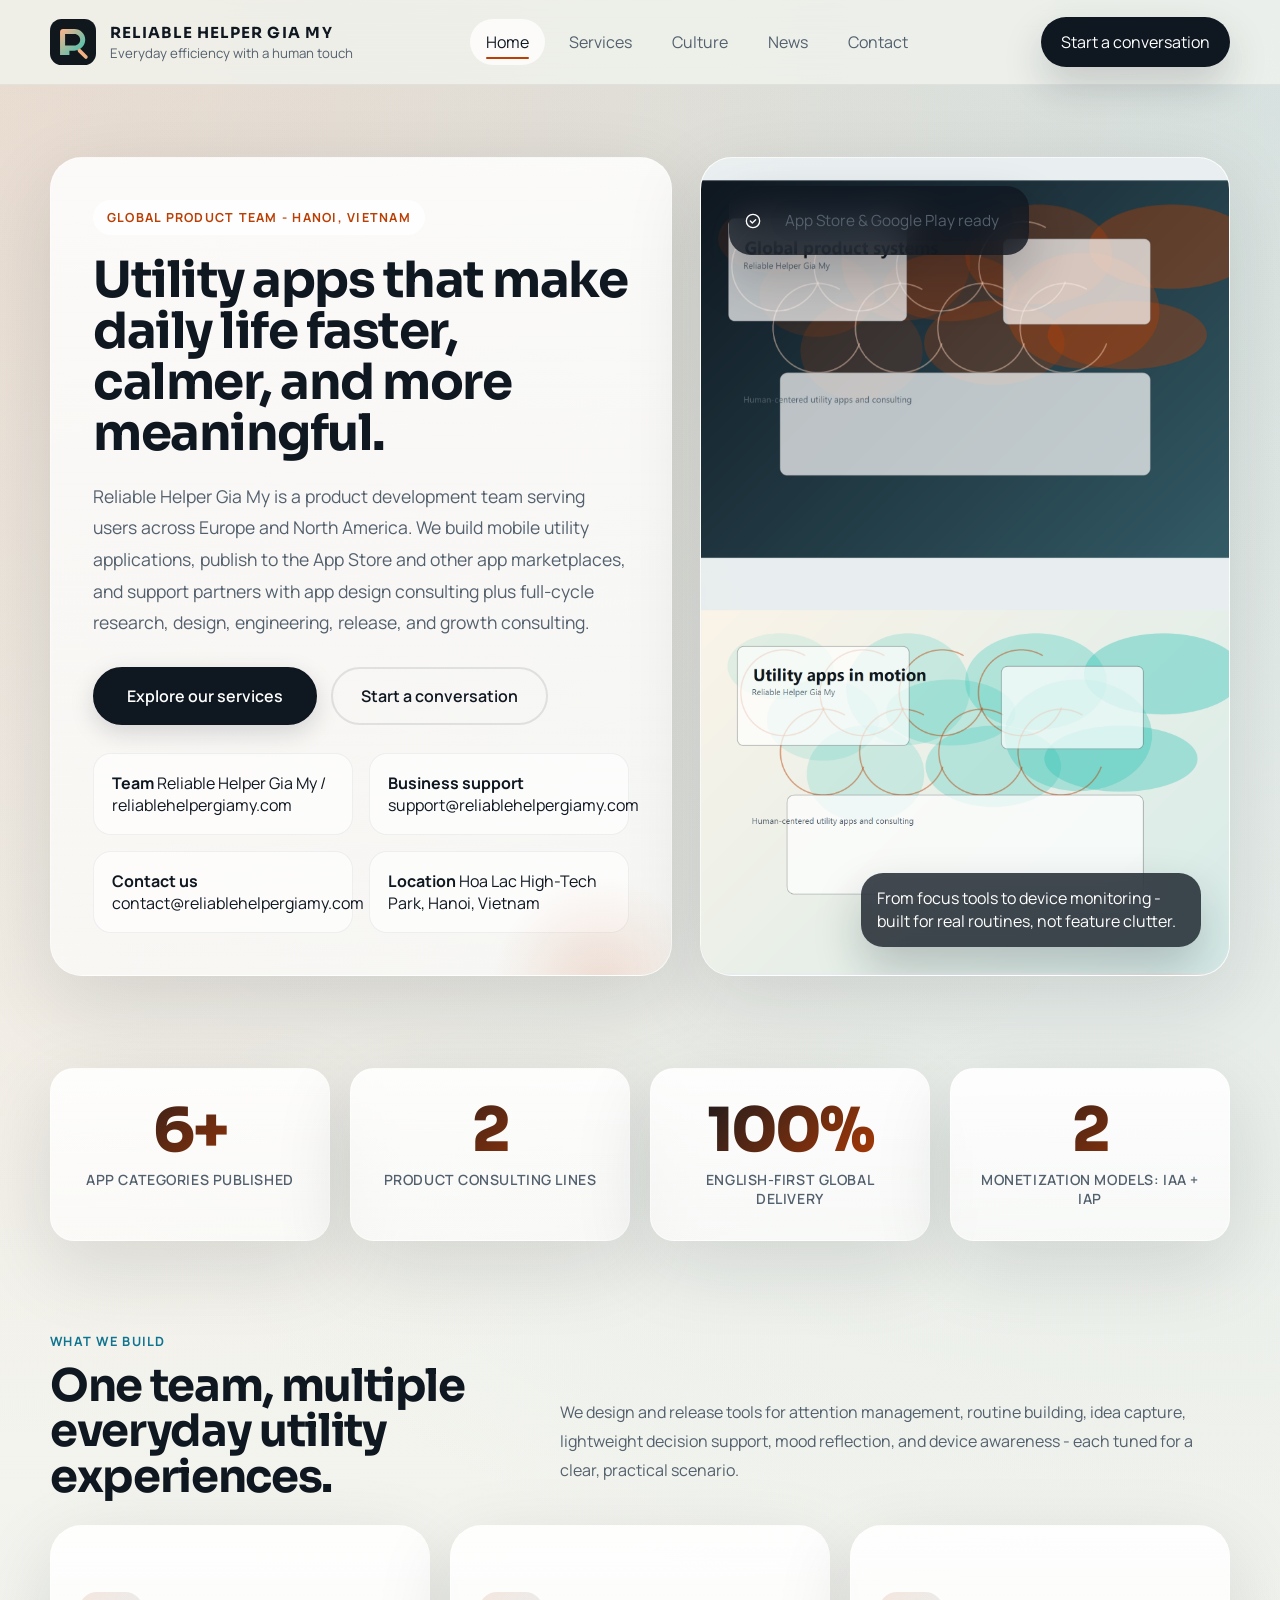
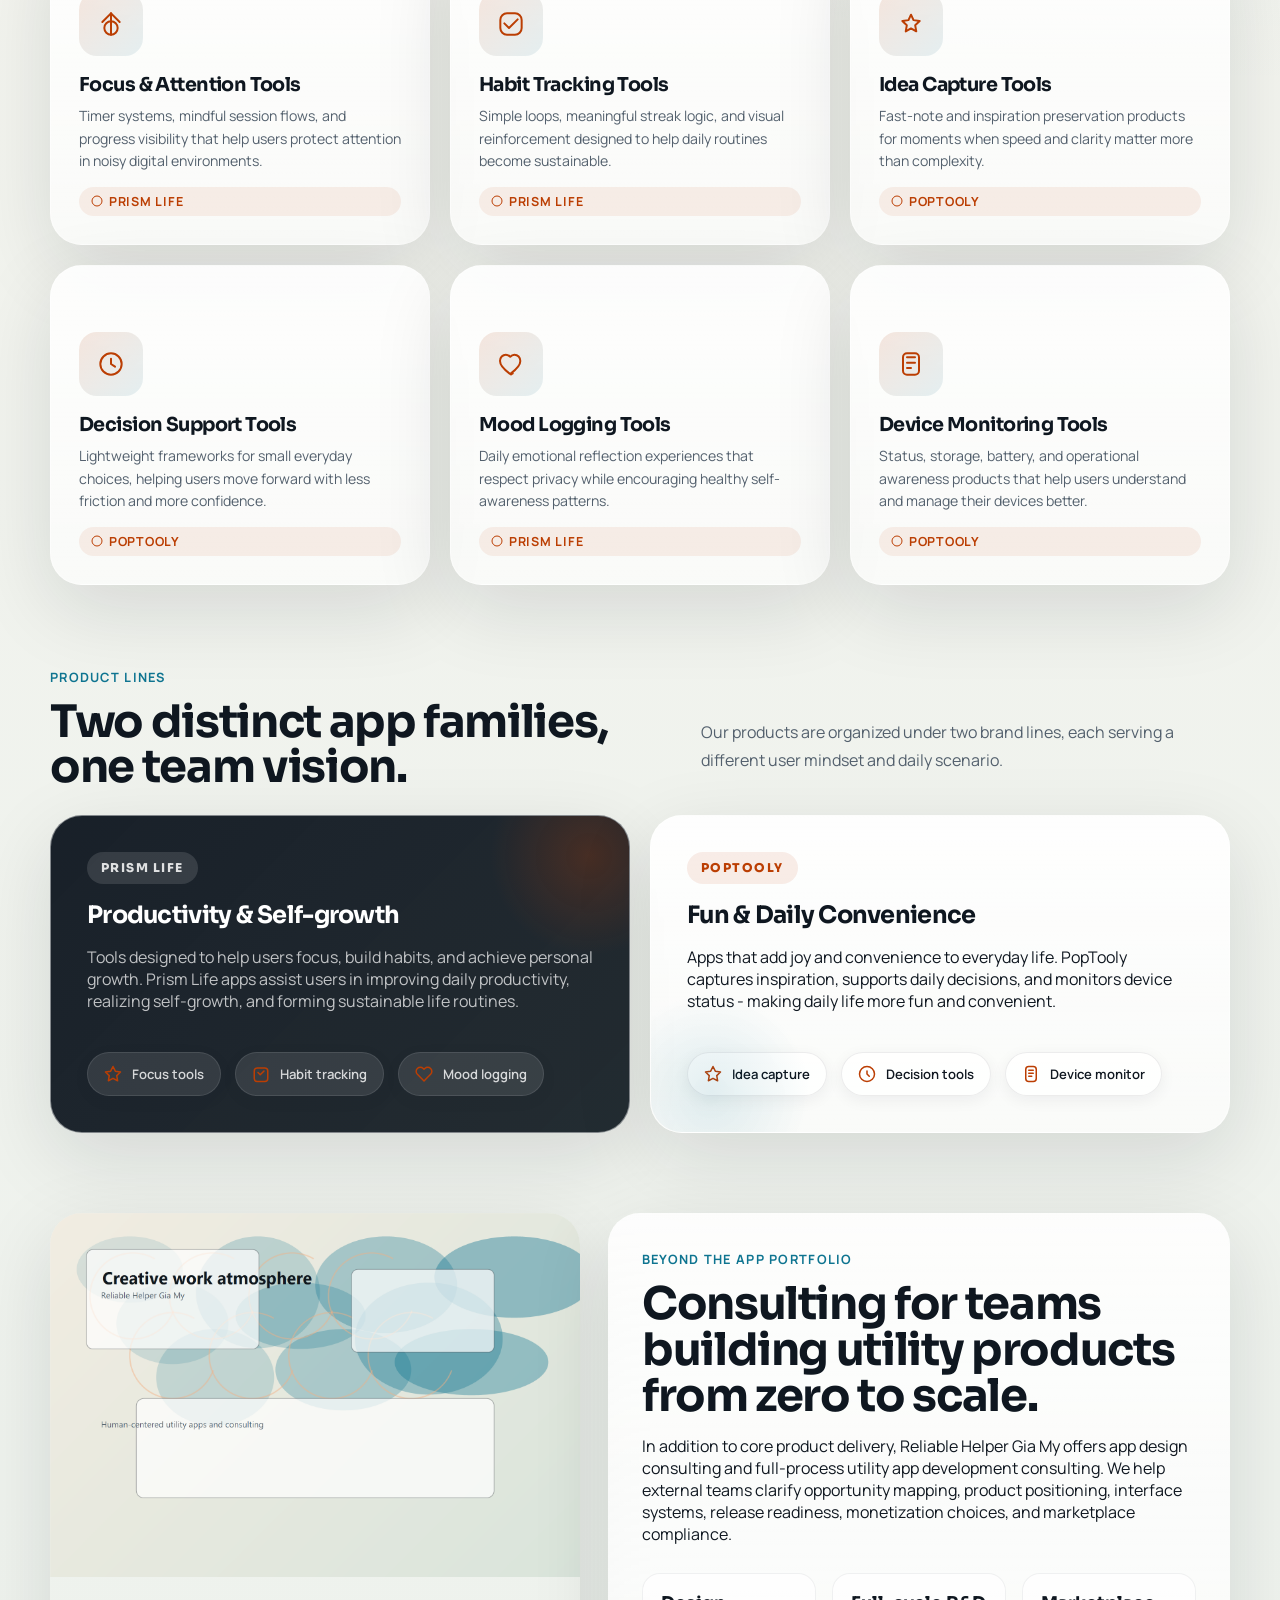
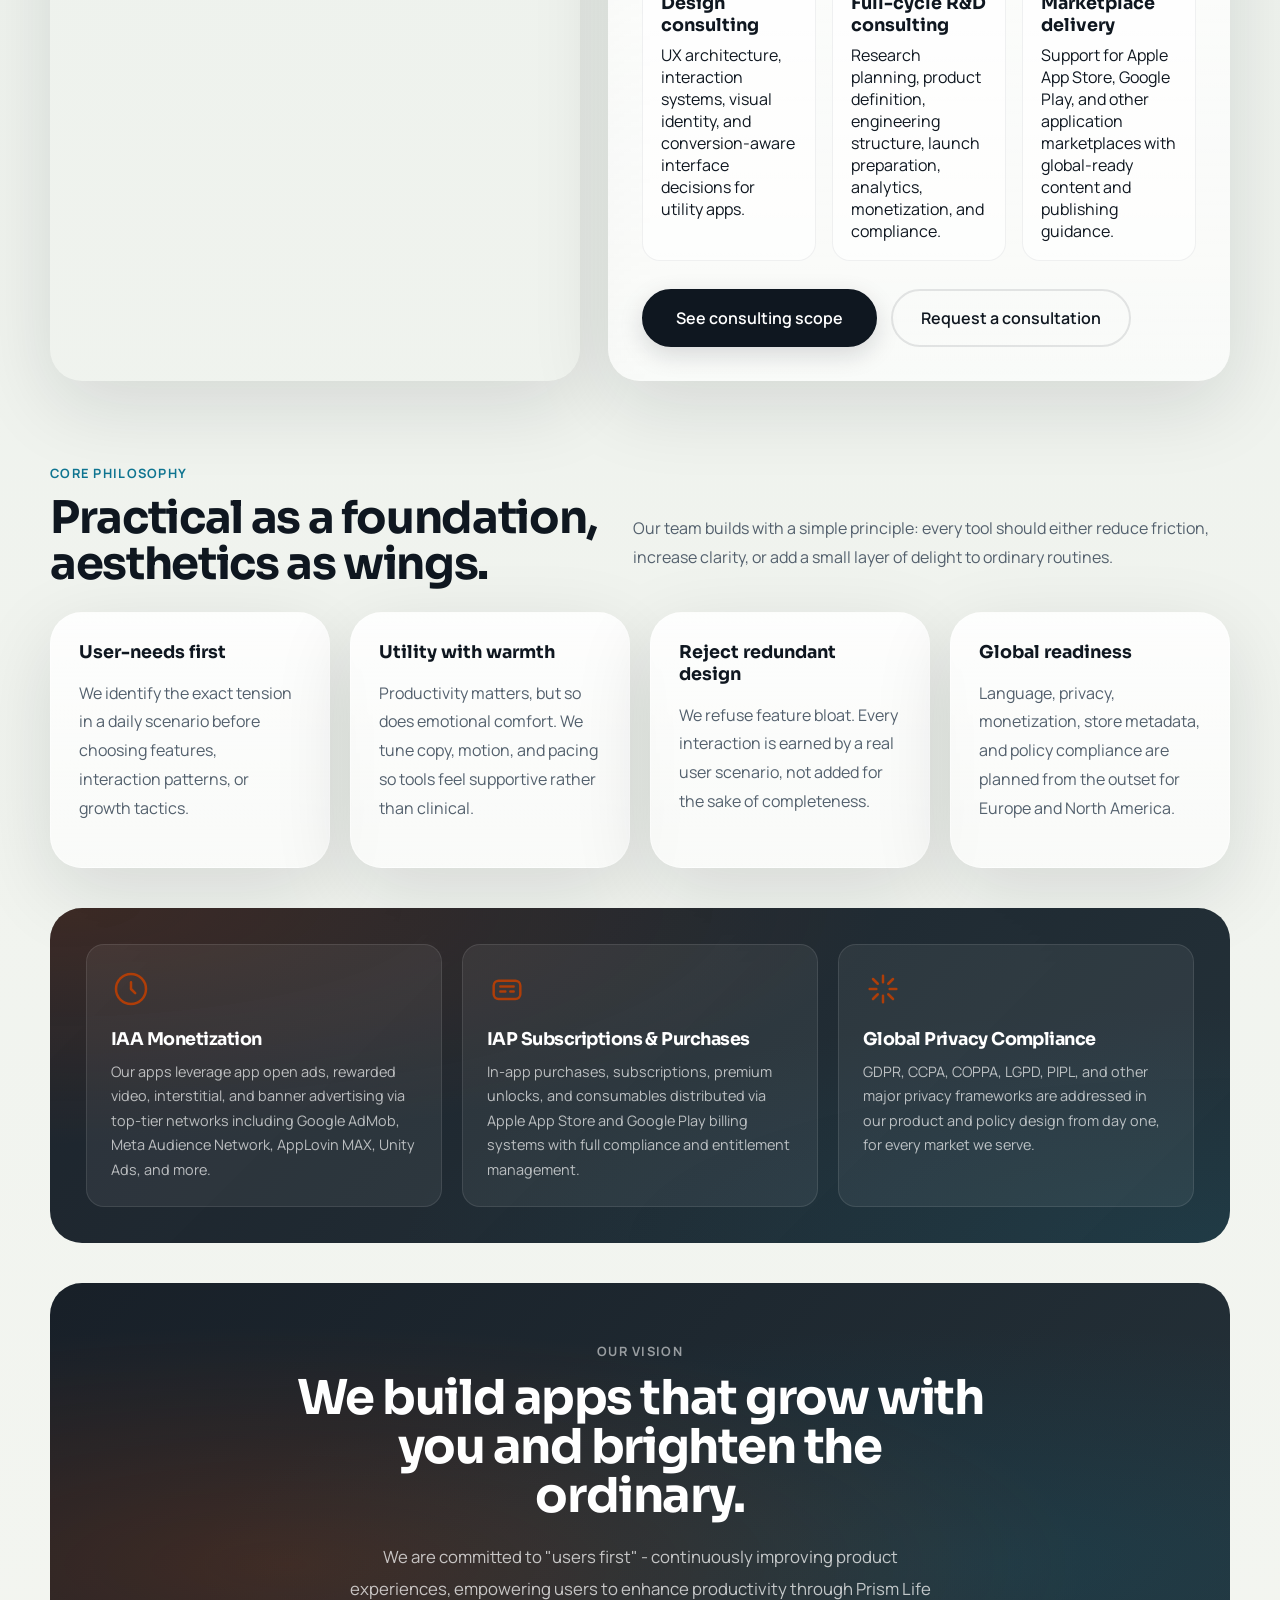
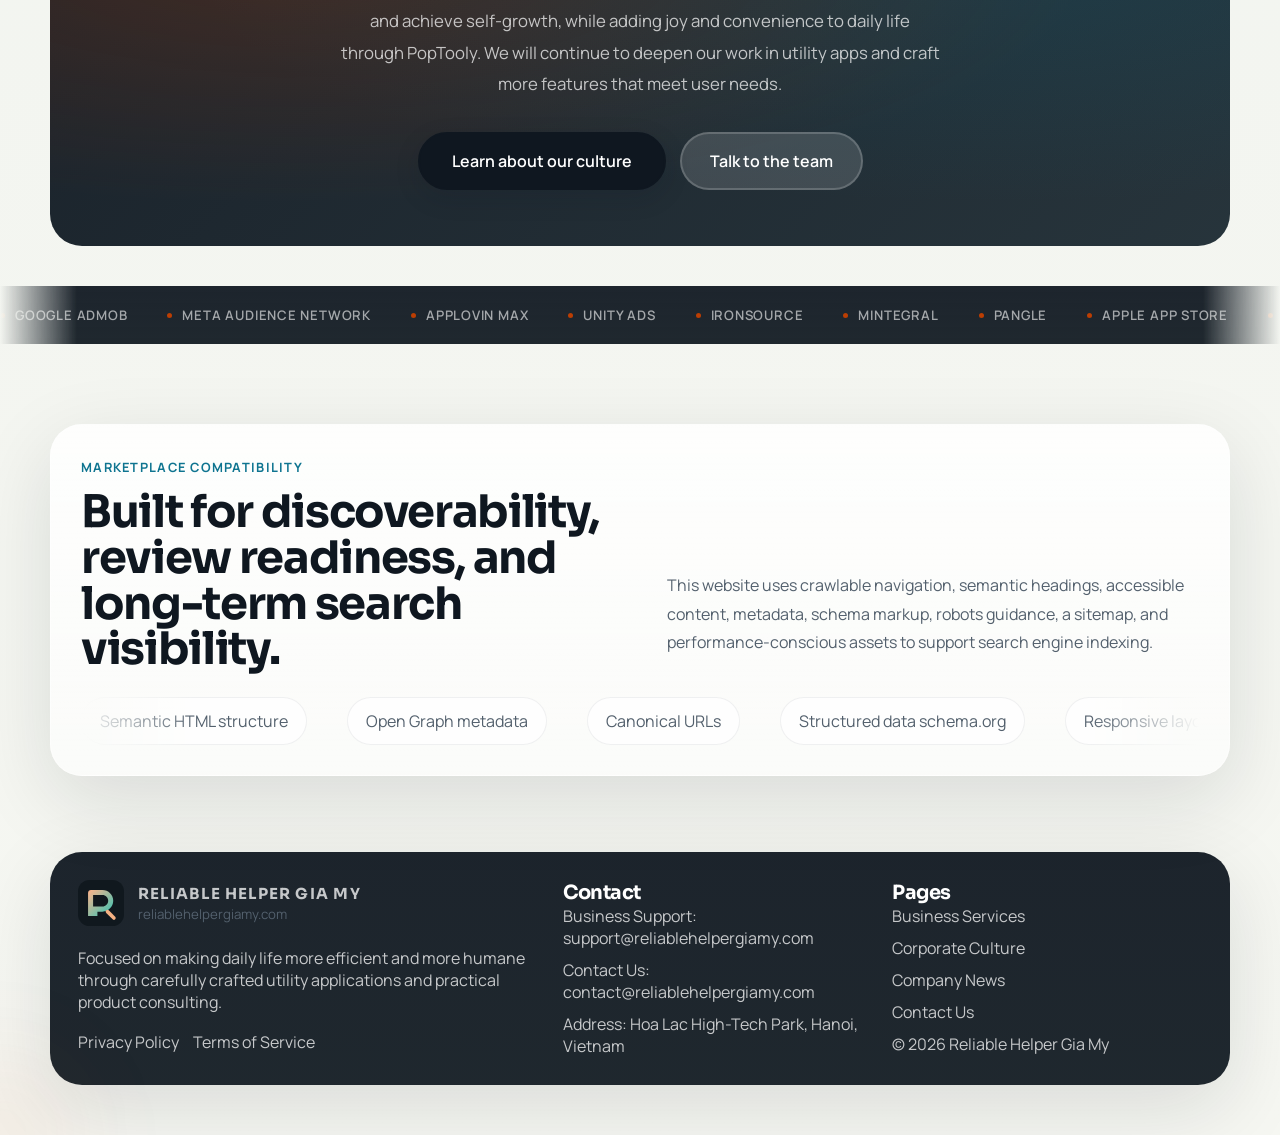
<file: index.html>
﻿<!DOCTYPE html>
<html lang="en">
<head>
  <meta charset="UTF-8">
  <meta name="viewport" content="width=device-width, initial-scale=1.0">
  <title>Reliable Helper Gia My | Product Team for Everyday Efficiency</title>
  <meta name="description" content="Reliable Helper Gia My builds tool-focused mobile apps, app design consulting, and end-to-end product development services for global markets.">
  <meta name="keywords" content="mobile app studio, utility app development, app design consulting, productivity apps, App Store app team, reliablehelpergiamy.com">
  <meta name="robots" content="index,follow,max-image-preview:large,max-snippet:-1,max-video-preview:-1">
  <meta name="theme-color" content="#10181e">
  <link rel="canonical" href="https://reliablehelpergiamy.com/">
  <link rel="icon" type="image/svg+xml" href="images/favicon.svg">
  <link rel="manifest" href="site.webmanifest">
  <meta property="og:type" content="website">
  <meta property="og:title" content="Reliable Helper Gia My | Product Team for Everyday Efficiency">
  <meta property="og:description" content="English-first corporate website for a global app product team delivering utility apps, design consulting, and full-cycle R&D support.">
  <meta property="og:url" content="https://reliablehelpergiamy.com/">
  <meta property="og:image" content="https://reliablehelpergiamy.com/images/hero-network.png">
  <meta property="og:site_name" content="Reliable Helper Gia My">
  <meta name="twitter:card" content="summary_large_image">
  <meta name="twitter:title" content="Reliable Helper Gia My | Product Team for Everyday Efficiency">
  <meta name="twitter:description" content="Tool app product development, design consulting, and global delivery for App Store and other marketplaces.">
  <meta name="twitter:image" content="https://reliablehelpergiamy.com/images/hero-network.png">
  <link rel="stylesheet" href="css/styles.css">
  <script type="application/ld+json">
    {
      "@context": "https://schema.org",
      "@type": "Organization",
      "name": "Reliable Helper Gia My",
      "url": "https://reliablehelpergiamy.com/",
      "logo": "https://reliablehelpergiamy.com/images/logo-mark.svg",
      "email": "support@reliablehelpergiamy.com",
      "contactPoint": [
        {
          "@type": "ContactPoint",
          "contactType": "customer support",
          "email": "support@reliablehelpergiamy.com",
          "availableLanguage": ["English"]
        },
        {
          "@type": "ContactPoint",
          "contactType": "business inquiries",
          "email": "contact@reliablehelpergiamy.com",
          "availableLanguage": ["English"]
        }
      ],
      "address": {
        "@type": "PostalAddress",
        "streetAddress": "Hoa Lac High-Tech Park",
        "addressLocality": "Hanoi",
        "addressCountry": "Vietnam"
      },
      "sameAs": [
        "https://reliablehelpergiamy.com/"
      ],
      "description": "A product team focused on making daily life more efficient and more humane through well-crafted utility apps and consulting services."
    }
  </script>
</head>
<body>
  <div class="site-shell">
    <header class="topbar">
      <div class="nav-wrap">
        <a class="brand" href="index.html" aria-label="Reliable Helper Gia My home">
          <img class="brand-mark" src="images/logo-mark.svg" alt="Reliable Helper Gia My logo">
          <span class="brand-copy">
            <strong>Reliable Helper Gia My</strong>
            <span>Everyday efficiency with a human touch</span>
          </span>
        </a>
        <nav class="nav-links" aria-label="Primary navigation">
          <a data-nav-link href="index.html">Home</a>
          <a data-nav-link href="services.html">Services</a>
          <a data-nav-link href="culture.html">Culture</a>
          <a data-nav-link href="news.html">News</a>
          <a data-nav-link href="contact.html">Contact</a>
        </nav>
        <a class="nav-cta" href="contact.html">Start a conversation</a>
        <button class="nav-toggle" type="button" data-nav-toggle aria-expanded="false" aria-label="Open navigation">
          <svg width="24" height="24" viewBox="0 0 24 24" fill="none" aria-hidden="true"><path d="M4 7H20" stroke="currentColor" stroke-width="1.8" stroke-linecap="round"/><path d="M4 12H20" stroke="currentColor" stroke-width="1.8" stroke-linecap="round"/><path d="M4 17H20" stroke="currentColor" stroke-width="1.8" stroke-linecap="round"/></svg>
        </button>
      </div>
      <div class="mobile-menu" data-mobile-menu>
        <a href="index.html">Home</a>
        <a href="services.html">Services</a>
        <a href="culture.html">Culture</a>
        <a href="news.html">News</a>
        <a href="contact.html">Contact</a>
      </div>
    </header>

    <main>
      <!-- Hero Background Orbs -->
      <div class="hero-bg-orbs" aria-hidden="true">
        <div class="orb orb-1"></div>
        <div class="orb orb-2"></div>
        <div class="orb orb-3"></div>
      </div>

      <section class="hero">
        <div class="container hero-grid">
          <div class="hero-copy" data-reveal>
            <span class="kicker">Global product team - Hanoi, Vietnam</span>
            <h1>Utility apps that make daily life faster, calmer, and&nbsp;more meaningful.</h1>
            <p class="lead">Reliable Helper Gia My is a product development team serving users across Europe and North America. We build mobile utility applications, publish to the App Store and other app marketplaces, and support partners with app design consulting plus full-cycle research, design, engineering, release, and growth consulting.</p>
            <div class="hero-actions">
              <a class="button" href="services.html">Explore our services</a>
              <a class="button-secondary" href="contact.html">Start a conversation</a>
            </div>
            <ul class="hero-points">
              <li>
                <strong>Team</strong>
                Reliable Helper Gia My / reliablehelpergiamy.com
              </li>
              <li>
                <strong>Business support</strong>
                support@reliablehelpergiamy.com
              </li>
              <li>
                <strong>Contact us</strong>
                contact@reliablehelpergiamy.com
              </li>
              <li>
                <strong>Location</strong>
                Hoa Lac High-Tech Park, Hanoi, Vietnam
              </li>
            </ul>
          </div>

          <div class="hero-media" data-reveal>
            <div class="media-stack">
              <div class="media-top">
                <img src="images/hero-network.png" alt="Abstract product operations dashboard inspired visual" data-parallax>
                <div class="overlay-badge float-badge">
                  <svg width="16" height="16" viewBox="0 0 24 24" fill="none" aria-hidden="true"><circle cx="12" cy="12" r="10" stroke="currentColor" stroke-width="2"/><path d="M8 12l3 3 5-5" stroke="currentColor" stroke-width="2" stroke-linecap="round" stroke-linejoin="round"/></svg>
                  <span class="micro-label">App Store &amp; Google Play ready</span>
                </div>
              </div>
              <div class="media-bottom">
                <img src="images/phone-stack.png" alt="Mobile product stack with utility app screens">
                <div class="floating-note float-badge">From focus tools to device monitoring - built for real routines, not feature clutter.</div>
              </div>
            </div>
          </div>
        </div>
      </section>

      <!-- Stats Band -->
      <section class="stats-band">
        <div class="container">
          <div class="stat-item" data-reveal>
            <span class="stat-num"><span data-count="6" data-suffix="+">6+</span></span>
            <span class="stat-label">App categories published</span>
          </div>
          <div class="stat-item delay-1" data-reveal>
            <span class="stat-num"><span data-count="2">2</span></span>
            <span class="stat-label">Product consulting lines</span>
          </div>
          <div class="stat-item delay-2" data-reveal>
            <span class="stat-num"><span data-count="100" data-suffix="%">100%</span></span>
            <span class="stat-label">English-first global delivery</span>
          </div>
          <div class="stat-item delay-3" data-reveal>
            <span class="stat-num"><span data-count="2">2</span></span>
            <span class="stat-label">Monetization models: IAA + IAP</span>
          </div>
        </div>
      </section>

      <!-- What we build -->
      <section>
        <div class="container">
          <div class="section-head" data-reveal>
            <div>
              <span class="eyebrow">What we build</span>
              <h2>One team, multiple everyday utility experiences.</h2>
            </div>
            <p>We design and release tools for attention management, routine building, idea capture, lightweight decision support, mood reflection, and device awareness - each tuned for a clear, practical scenario.</p>
          </div>
          <div class="app-showcase">
            <article class="app-showcase-card" data-reveal>
              <div class="app-icon-wrap">
                <svg viewBox="0 0 48 48" fill="none" aria-hidden="true"><path d="M24 8V40" stroke="currentColor" stroke-width="3" stroke-linecap="round"/><path d="M11 21L24 8L37 21" stroke="currentColor" stroke-width="3" stroke-linecap="round"/><circle cx="24" cy="30" r="10" stroke="currentColor" stroke-width="3"/></svg>
              </div>
              <h3>Focus &amp; Attention Tools</h3>
              <p>Timer systems, mindful session flows, and progress visibility that help users protect attention in noisy digital environments.</p>
              <span class="app-tag">
                <svg width="12" height="12" viewBox="0 0 24 24" fill="none" aria-hidden="true"><circle cx="12" cy="12" r="10" stroke="currentColor" stroke-width="2"/></svg>
                Prism Life
              </span>
            </article>
            <article class="app-showcase-card delay-1" data-reveal>
              <div class="app-icon-wrap">
                <svg viewBox="0 0 48 48" fill="none" aria-hidden="true"><path d="M14 23L21 30L34 17" stroke="currentColor" stroke-width="3" stroke-linecap="round" stroke-linejoin="round"/><rect x="8" y="8" width="32" height="32" rx="10" stroke="currentColor" stroke-width="3"/></svg>
              </div>
              <h3>Habit Tracking Tools</h3>
              <p>Simple loops, meaningful streak logic, and visual reinforcement designed to help daily routines become sustainable.</p>
              <span class="app-tag">
                <svg width="12" height="12" viewBox="0 0 24 24" fill="none" aria-hidden="true"><circle cx="12" cy="12" r="10" stroke="currentColor" stroke-width="2"/></svg>
                Prism Life
              </span>
            </article>
            <article class="app-showcase-card delay-2" data-reveal>
              <div class="app-icon-wrap">
                <svg viewBox="0 0 48 48" fill="none" aria-hidden="true"><path d="M24 10L27.8 18.2L37 19.5L30.3 26L31.9 35L24 30.7L16.1 35L17.7 26L11 19.5L20.2 18.2L24 10Z" stroke="currentColor" stroke-width="3" stroke-linejoin="round"/></svg>
              </div>
              <h3>Idea Capture Tools</h3>
              <p>Fast-note and inspiration preservation products for moments when speed and clarity matter more than complexity.</p>
              <span class="app-tag">
                <svg width="12" height="12" viewBox="0 0 24 24" fill="none" aria-hidden="true"><circle cx="12" cy="12" r="10" stroke="currentColor" stroke-width="2"/></svg>
                PopTooly
              </span>
            </article>
            <article class="app-showcase-card" data-reveal>
              <div class="app-icon-wrap">
                <svg viewBox="0 0 48 48" fill="none" aria-hidden="true"><path d="M24 8C32.8 8 40 15.2 40 24C40 32.8 32.8 40 24 40C15.2 40 8 32.8 8 24C8 15.2 15.2 8 24 8Z" stroke="currentColor" stroke-width="3"/><path d="M24 16V24L30 28" stroke="currentColor" stroke-width="3" stroke-linecap="round" stroke-linejoin="round"/></svg>
              </div>
              <h3>Decision Support Tools</h3>
              <p>Lightweight frameworks for small everyday choices, helping users move forward with less friction and more confidence.</p>
              <span class="app-tag">
                <svg width="12" height="12" viewBox="0 0 24 24" fill="none" aria-hidden="true"><circle cx="12" cy="12" r="10" stroke="currentColor" stroke-width="2"/></svg>
                PopTooly
              </span>
            </article>
            <article class="app-showcase-card delay-1" data-reveal>
              <div class="app-icon-wrap">
                <svg viewBox="0 0 48 48" fill="none" aria-hidden="true"><path d="M24 38C33 31.4 38 26.2 38 19.6C38 14.3 34.2 10 29.1 10C26.1 10 24.2 11.5 22.8 13.2C21.3 11.5 19.4 10 16.4 10C11.3 10 7.5 14.3 7.5 19.6C7.5 26.2 12.5 31.4 21.5 38L24 39.8L26.5 38Z" stroke="currentColor" stroke-width="3" stroke-linejoin="round"/></svg>
              </div>
              <h3>Mood Logging Tools</h3>
              <p>Daily emotional reflection experiences that respect privacy while encouraging healthy self-awareness patterns.</p>
              <span class="app-tag">
                <svg width="12" height="12" viewBox="0 0 24 24" fill="none" aria-hidden="true"><circle cx="12" cy="12" r="10" stroke="currentColor" stroke-width="2"/></svg>
                Prism Life
              </span>
            </article>
            <article class="app-showcase-card delay-2" data-reveal>
              <div class="app-icon-wrap">
                <svg viewBox="0 0 48 48" fill="none" aria-hidden="true"><rect x="12" y="8" width="24" height="32" rx="6" stroke="currentColor" stroke-width="3"/><path d="M18 14H30" stroke="currentColor" stroke-width="3" stroke-linecap="round"/><path d="M18 22H30" stroke="currentColor" stroke-width="3" stroke-linecap="round"/><path d="M18 30H24" stroke="currentColor" stroke-width="3" stroke-linecap="round"/></svg>
              </div>
              <h3>Device Monitoring Tools</h3>
              <p>Status, storage, battery, and operational awareness products that help users understand and manage their devices better.</p>
              <span class="app-tag">
                <svg width="12" height="12" viewBox="0 0 24 24" fill="none" aria-hidden="true"><circle cx="12" cy="12" r="10" stroke="currentColor" stroke-width="2"/></svg>
                PopTooly
              </span>
            </article>
          </div>
        </div>
      </section>

      <!-- Product Lines -->
      <section>
        <div class="container">
          <div class="section-head" data-reveal>
            <div>
              <span class="eyebrow">Product lines</span>
              <h2>Two distinct app families, one team vision.</h2>
            </div>
            <p>Our products are organized under two brand lines, each serving a different user mindset and daily scenario.</p>
          </div>
          <div class="product-lines">
            <div class="product-line-card dark" data-reveal>
              <div>
                <span class="product-line-label">Prism Life</span>
                <h3>Productivity &amp; Self-growth</h3>
                <p>Tools designed to help users focus, build habits, and achieve personal growth. Prism Life apps assist users in improving daily productivity, realizing self-growth, and forming sustainable life routines.</p>
              </div>
              <div class="icon-row">
                <span class="icon-badge" style="background:rgba(255,255,255,0.1);color:rgba(255,255,255,0.8);border-color:rgba(255,255,255,0.1);">
                  <svg width="18" height="18" viewBox="0 0 24 24" fill="none" aria-hidden="true"><path d="M12 2L15.09 8.26L22 9.27L17 14.14L18.18 21.02L12 17.77L5.82 21.02L7 14.14L2 9.27L8.91 8.26L12 2Z" stroke="currentColor" stroke-width="2" stroke-linejoin="round"/></svg>
                  Focus tools
                </span>
                <span class="icon-badge" style="background:rgba(255,255,255,0.1);color:rgba(255,255,255,0.8);border-color:rgba(255,255,255,0.1);">
                  <svg width="18" height="18" viewBox="0 0 24 24" fill="none" aria-hidden="true"><rect x="3" y="4" width="18" height="18" rx="4" stroke="currentColor" stroke-width="2"/><path d="M8 10l3 3 5-5" stroke="currentColor" stroke-width="2" stroke-linecap="round" stroke-linejoin="round"/></svg>
                  Habit tracking
                </span>
                <span class="icon-badge" style="background:rgba(255,255,255,0.1);color:rgba(255,255,255,0.8);border-color:rgba(255,255,255,0.1);">
                  <svg width="18" height="18" viewBox="0 0 24 24" fill="none" aria-hidden="true"><path d="M20.84 4.61a5.5 5.5 0 00-7.78 0L12 5.67l-1.06-1.06a5.5 5.5 0 00-7.78 7.78l1.06 1.06L12 21.23l7.78-7.78 1.06-1.06a5.5 5.5 0 000-7.78z" stroke="currentColor" stroke-width="2" stroke-linejoin="round"/></svg>
                  Mood logging
                </span>
              </div>
            </div>
            <div class="product-line-card light" data-reveal>
              <div>
                <span class="product-line-label">PopTooly</span>
                <h3>Fun &amp; Daily Convenience</h3>
                <p>Apps that add joy and convenience to everyday life. PopTooly captures inspiration, supports daily decisions, and monitors device status - making daily life more fun and convenient.</p>
              </div>
              <div class="icon-row">
                <span class="icon-badge">
                  <svg width="18" height="18" viewBox="0 0 24 24" fill="none" aria-hidden="true"><path d="M12 2L15.09 8.26L22 9.27L17 14.14L18.18 21.02L12 17.77L5.82 21.02L7 14.14L2 9.27L8.91 8.26L12 2Z" stroke="currentColor" stroke-width="2" stroke-linejoin="round"/></svg>
                  Idea capture
                </span>
                <span class="icon-badge">
                  <svg width="18" height="18" viewBox="0 0 24 24" fill="none" aria-hidden="true"><circle cx="12" cy="12" r="10" stroke="currentColor" stroke-width="2"/><path d="M12 8v4l3 3" stroke="currentColor" stroke-width="2" stroke-linecap="round" stroke-linejoin="round"/></svg>
                  Decision tools
                </span>
                <span class="icon-badge">
                  <svg width="18" height="18" viewBox="0 0 24 24" fill="none" aria-hidden="true"><rect x="5" y="2" width="14" height="20" rx="4" stroke="currentColor" stroke-width="2"/><path d="M9 7h6M9 11h6M9 15h4" stroke="currentColor" stroke-width="2" stroke-linecap="round"/></svg>
                  Device monitor
                </span>
              </div>
            </div>
          </div>
        </div>
      </section>

      <!-- Consulting & Beyond -->
      <section>
        <div class="container split-grid">
          <div class="split-visual" data-reveal>
            <img src="images/campus-atmosphere.png" alt="Creative studio atmosphere with product strategy materials">
          </div>
          <div class="split-copy" data-reveal>
            <span class="eyebrow">Beyond the app portfolio</span>
            <h2>Consulting for teams building utility products from zero to scale.</h2>
            <p>In addition to core product delivery, Reliable Helper Gia My offers app design consulting and full-process utility app development consulting. We help external teams clarify opportunity mapping, product positioning, interface systems, release readiness, monetization choices, and marketplace compliance.</p>
            <ul class="inline-facts">
              <li>
                <strong>Design consulting</strong>
                UX architecture, interaction systems, visual identity, and conversion-aware interface decisions for utility apps.
              </li>
              <li>
                <strong>Full-cycle R&amp;D consulting</strong>
                Research planning, product definition, engineering structure, launch preparation, analytics, monetization, and compliance.
              </li>
              <li>
                <strong>Marketplace delivery</strong>
                Support for Apple App Store, Google Play, and other application marketplaces with global-ready content and publishing guidance.
              </li>
            </ul>
            <div class="action-row">
              <a class="button" href="services.html">See consulting scope</a>
              <a class="button-secondary" href="contact.html">Request a consultation</a>
            </div>
          </div>
        </div>
      </section>

      <!-- Core philosophy -->
      <section>
        <div class="container">
          <div class="section-head" data-reveal>
            <div>
              <span class="eyebrow">Core philosophy</span>
              <h2>Practical as a foundation, aesthetics as wings.</h2>
            </div>
            <p>Our team builds with a simple principle: every tool should either reduce friction, increase clarity, or add a small layer of delight to ordinary routines.</p>
          </div>
          <div class="metrics-grid">
            <article class="metric-card" data-reveal>
              <strong>User-needs first</strong>
              <p>We identify the exact tension in a daily scenario before choosing features, interaction patterns, or growth tactics.</p>
            </article>
            <article class="metric-card delay-1" data-reveal>
              <strong>Utility with warmth</strong>
              <p>Productivity matters, but so does emotional comfort. We tune copy, motion, and pacing so tools feel supportive rather than clinical.</p>
            </article>
            <article class="metric-card delay-2" data-reveal>
              <strong>Reject redundant design</strong>
              <p>We refuse feature bloat. Every interaction is earned by a real user scenario, not added for the sake of completeness.</p>
            </article>
            <article class="metric-card delay-3" data-reveal>
              <strong>Global readiness</strong>
              <p>Language, privacy, monetization, store metadata, and policy compliance are planned from the outset for Europe and North America.</p>
            </article>
          </div>
        </div>
      </section>

      <!-- Feature strip dark -->
      <section style="padding: 0 0 40px;">
        <div class="container">
          <div class="feature-strip" data-reveal>
            <div class="feature-strip-item">
              <svg class="feature-strip-icon" viewBox="0 0 48 48" fill="none" aria-hidden="true"><circle cx="24" cy="24" r="18" stroke="currentColor" stroke-width="3"/><path d="M24 16v8l5 5" stroke="currentColor" stroke-width="3" stroke-linecap="round" stroke-linejoin="round"/></svg>
              <h3>IAA Monetization</h3>
              <p>Our apps leverage app open ads, rewarded video, interstitial, and banner advertising via top-tier networks including Google AdMob, Meta Audience Network, AppLovin MAX, Unity Ads, and more.</p>
            </div>
            <div class="feature-strip-item">
              <svg class="feature-strip-icon" viewBox="0 0 48 48" fill="none" aria-hidden="true"><rect x="8" y="14" width="32" height="22" rx="6" stroke="currentColor" stroke-width="3"/><path d="M16 27h6M28 27h4M16 21h16" stroke="currentColor" stroke-width="3" stroke-linecap="round"/></svg>
              <h3>IAP Subscriptions &amp; Purchases</h3>
              <p>In-app purchases, subscriptions, premium unlocks, and consumables distributed via Apple App Store and Google Play billing systems with full compliance and entitlement management.</p>
            </div>
            <div class="feature-strip-item">
              <svg class="feature-strip-icon" viewBox="0 0 48 48" fill="none" aria-hidden="true"><path d="M24 8v8M36 12l-5.7 5.7M40 24h-8M36 36l-5.7-5.7M24 40v-8M12 36l5.7-5.7M8 24h8M12 12l5.7 5.7" stroke="currentColor" stroke-width="3" stroke-linecap="round"/></svg>
              <h3>Global Privacy Compliance</h3>
              <p>GDPR, CCPA, COPPA, LGPD, PIPL, and other major privacy frameworks are addressed in our product and policy design from day one, for every market we serve.</p>
            </div>
          </div>
        </div>
      </section>

      <!-- Vision Panel -->
      <section style="padding: 0 0 40px;">
        <div class="container">
          <div class="vision-panel" data-reveal>
            <span class="eyebrow">Our vision</span>
            <h2>We build apps that grow with you and brighten the ordinary.</h2>
            <p>We are committed to "users first" - continuously improving product experiences, empowering users to enhance productivity through Prism Life and achieve self-growth, while adding joy and convenience to daily life through PopTooly. We will continue to deepen our work in utility apps and craft more features that meet user needs.</p>
            <div class="action-row" style="justify-content:center;">
              <a class="button" href="culture.html">Learn about our culture</a>
              <a class="button-secondary" href="contact.html" style="background:rgba(255,255,255,0.14);border-color:rgba(255,255,255,0.18);color:white;">Talk to the team</a>
            </div>
          </div>
        </div>
      </section>

      <!-- Tech ribbon -->
      <section style="padding: 0 0 40px;">
        <div class="tech-ribbon" aria-hidden="true">
          <div class="tech-ribbon-track">
            <span>Google AdMob</span><span>Meta Audience Network</span><span>AppLovin MAX</span><span>Unity Ads</span><span>ironSource</span><span>Mintegral</span><span>Pangle</span><span>Apple App Store</span><span>Google Play</span><span>GDPR compliant</span><span>CCPA ready</span><span>COPPA safe</span><span>App Tracking Transparency</span><span>RevenueCat</span><span>Firebase Analytics</span><span>Semantic HTML</span><span>Open Graph</span><span>Sitemap</span>
          </div>
        </div>
      </section>

      <!-- SEO readiness panel -->
      <section>
        <div class="container">
          <div class="panel" style="padding: 30px;" data-reveal>
            <div class="section-head">
              <div>
                <span class="eyebrow">Marketplace compatibility</span>
                <h2>Built for discoverability, review readiness, and long-term search visibility.</h2>
              </div>
              <p>This website uses crawlable navigation, semantic headings, accessible content, metadata, schema markup, robots guidance, a sitemap, and performance-conscious assets to support search engine indexing.</p>
            </div>
            <div class="marquee" aria-hidden="true">
              <div class="marquee-track">
                <span>Semantic HTML structure</span>
                <span>Open Graph metadata</span>
                <span>Canonical URLs</span>
                <span>Structured data schema.org</span>
                <span>Responsive layout</span>
                <span>Accessible navigation</span>
                <span>Robots and sitemap</span>
                <span>Large image previews</span>
                <span>Fast-loading SVG icons</span>
                <span>App Store ready</span>
                <span>Google Play compliant</span>
                <span>Privacy Nutrition Labels</span>
                <span>Data Safety Form</span>
              </div>
            </div>
          </div>
        </div>
      </section>
    </main>

    <footer class="footer">
      <div class="container footer-grid">
        <div>
          <a class="brand" href="index.html">
            <img class="brand-mark" src="images/logo-mark.svg" alt="Reliable Helper Gia My logo">
            <span class="brand-copy">
              <strong>Reliable Helper Gia My</strong>
              <span>reliablehelpergiamy.com</span>
            </span>
          </a>
          <p>Focused on making daily life more efficient and more humane through carefully crafted utility applications and practical product consulting.</p>
          <div class="footer-legal">
            <a href="privacy-policy.html">Privacy Policy</a>
            <a href="terms-of-service.html">Terms of Service</a>
          </div>
        </div>
        <div>
          <h3>Contact</h3>
          <ul class="footer-links">
            <li>Business Support: support@reliablehelpergiamy.com</li>
            <li>Contact Us: contact@reliablehelpergiamy.com</li>
            <li>Address: Hoa Lac High-Tech Park, Hanoi, Vietnam</li>
          </ul>
        </div>
        <div>
          <h3>Pages</h3>
          <ul class="footer-meta">
            <li><a href="services.html">Business Services</a></li>
            <li><a href="culture.html">Corporate Culture</a></li>
            <li><a href="news.html">Company News</a></li>
            <li><a href="contact.html">Contact Us</a></li>
            <li>&copy; <span data-year></span> Reliable Helper Gia My</li>
          </ul>
        </div>
      </div>
    </footer>
  </div>
  <script src="js/site.js" defer></script>
</body>
</html>
</file>
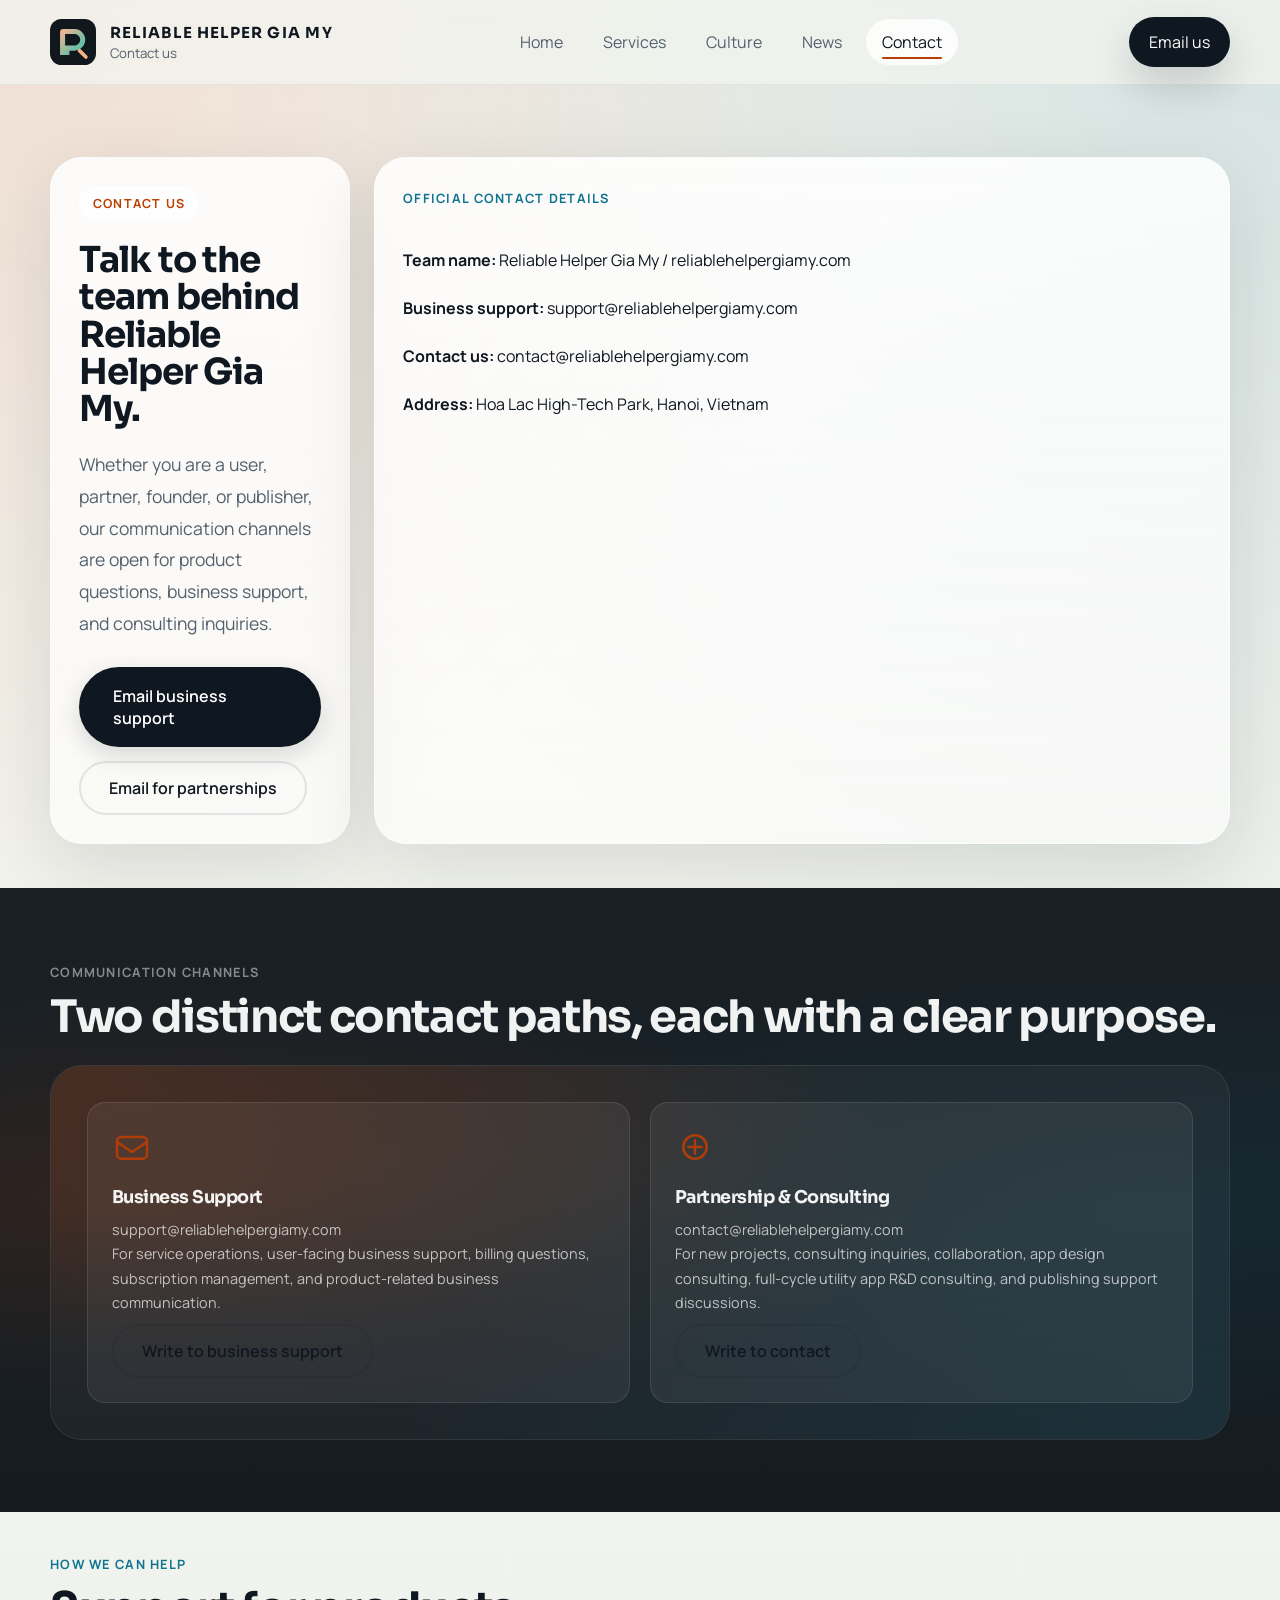
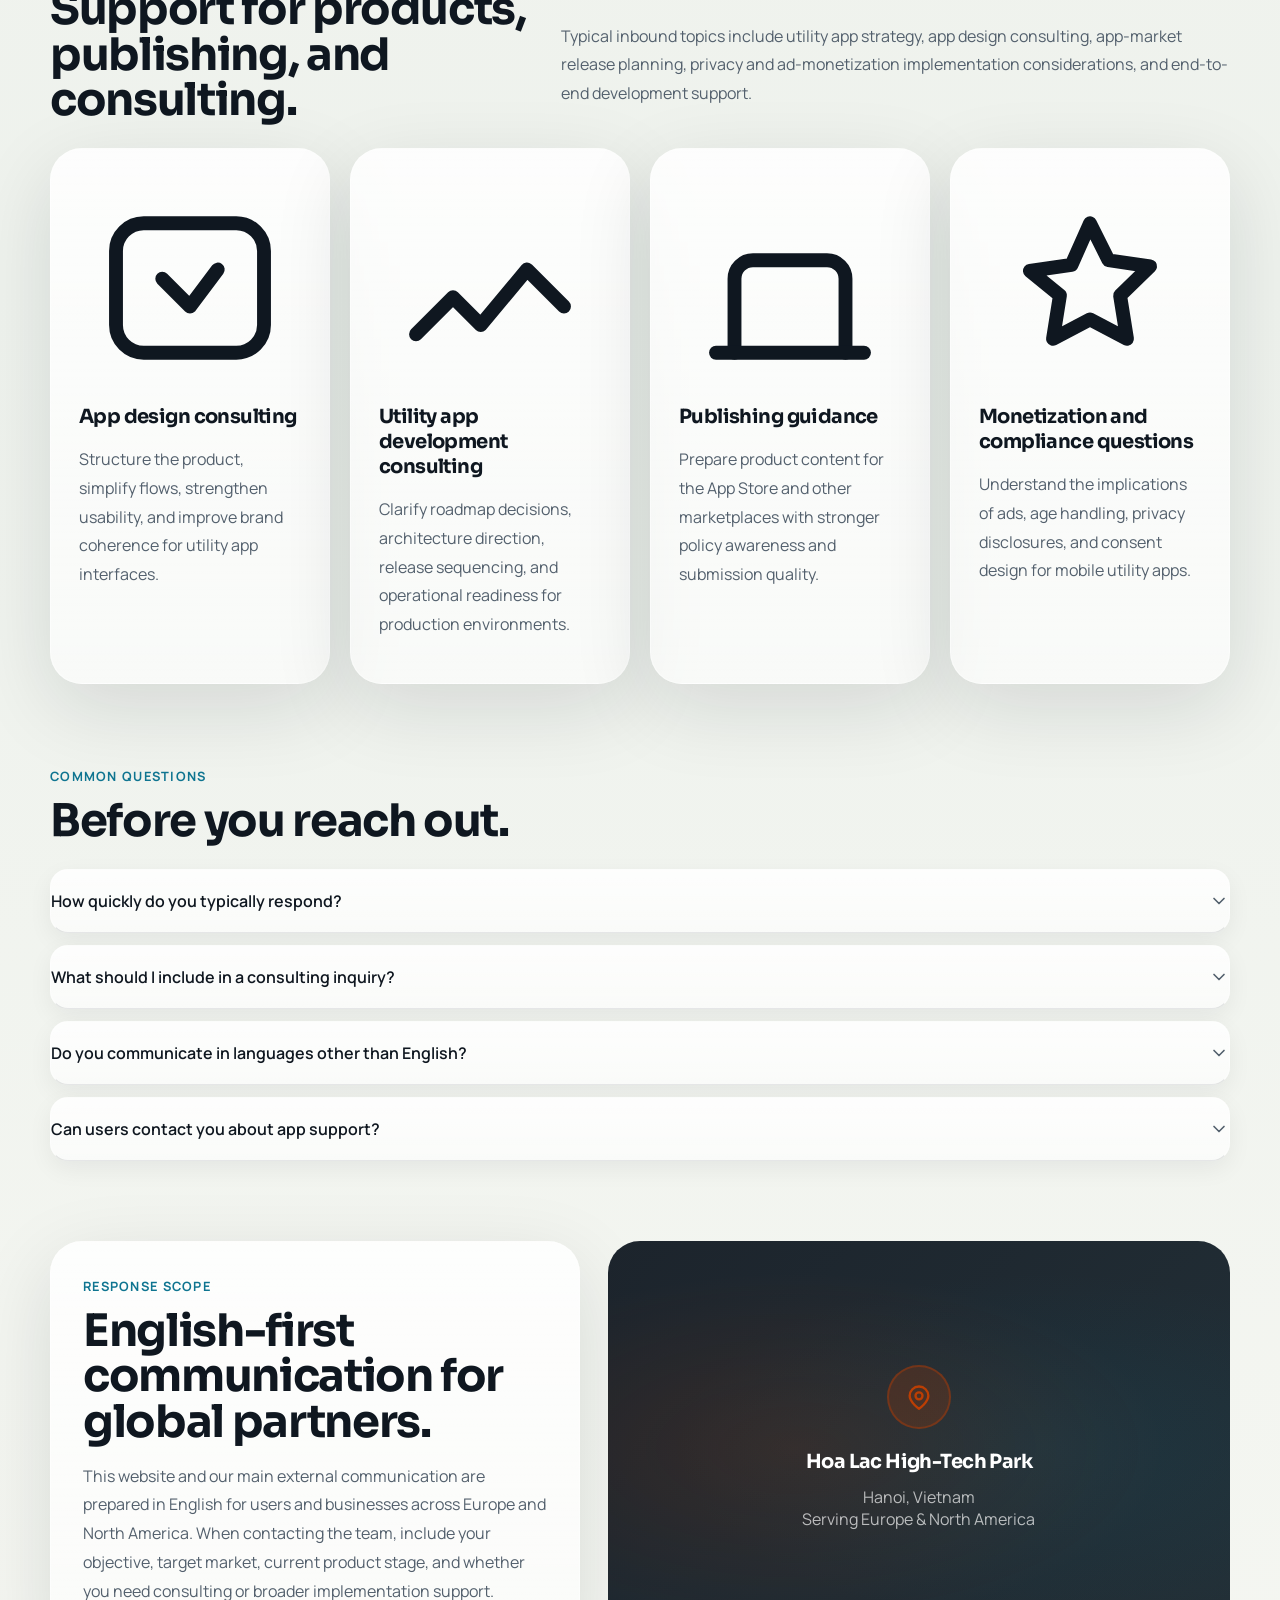
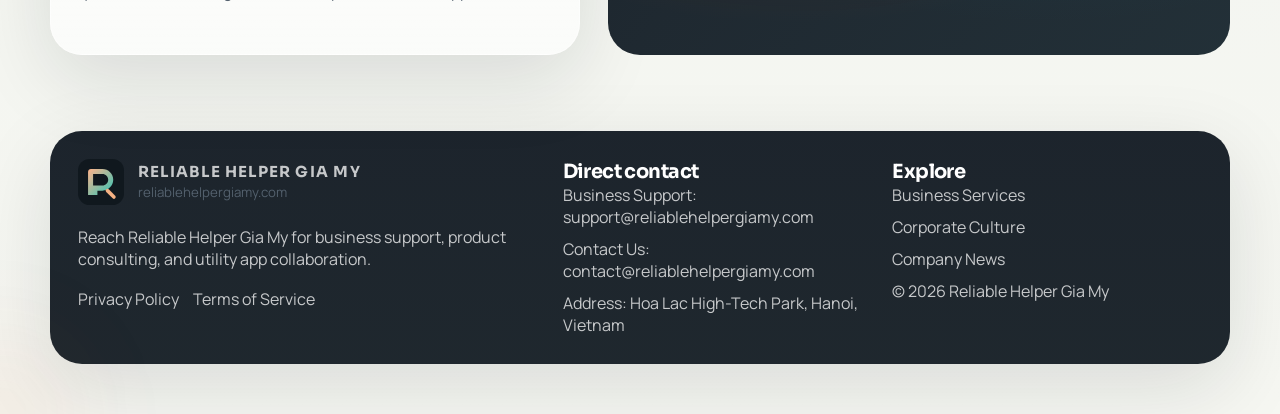
<file: contact.html>
<!DOCTYPE html>
<html lang="en">
<head>
  <meta charset="UTF-8">
  <meta name="viewport" content="width=device-width, initial-scale=1.0">
  <title>Contact Us | Reliable Helper Gia My</title>
  <meta name="description" content="Contact Reliable Helper Gia My for business support, product consulting, and utility app collaboration opportunities.">
  <meta name="robots" content="index,follow,max-image-preview:large,max-snippet:-1,max-video-preview:-1">
  <link rel="canonical" href="https://reliablehelpergiamy.com/contact.html">
  <link rel="icon" type="image/svg+xml" href="images/favicon.svg">
  <meta property="og:type" content="website">
  <meta property="og:title" content="Contact Us | Reliable Helper Gia My">
  <meta property="og:description" content="Business support and contact channels for utility app consulting and product collaboration.">
  <meta property="og:url" content="https://reliablehelpergiamy.com/contact.html">
  <meta property="og:image" content="https://reliablehelpergiamy.com/images/campus-atmosphere.png">
  <link rel="stylesheet" href="css/styles.css">
</head>
<body>
  <div class="site-shell">
    <header class="topbar">
      <div class="nav-wrap">
        <a class="brand" href="index.html" aria-label="Reliable Helper Gia My home">
          <img class="brand-mark" src="images/logo-mark.svg" alt="Reliable Helper Gia My logo">
          <span class="brand-copy"><strong>Reliable Helper Gia My</strong><span>Contact us</span></span>
        </a>
        <nav class="nav-links" aria-label="Primary navigation">
          <a data-nav-link href="index.html">Home</a>
          <a data-nav-link href="services.html">Services</a>
          <a data-nav-link href="culture.html">Culture</a>
          <a data-nav-link href="news.html">News</a>
          <a data-nav-link href="contact.html">Contact</a>
        </nav>
        <a class="nav-cta" href="mailto:contact@reliablehelpergiamy.com">Email us</a>
        <button class="nav-toggle" type="button" data-nav-toggle aria-expanded="false" aria-label="Open navigation">
          <svg width="24" height="24" viewBox="0 0 24 24" fill="none" aria-hidden="true"><path d="M4 7H20" stroke="currentColor" stroke-width="1.8" stroke-linecap="round"/><path d="M4 12H20" stroke="currentColor" stroke-width="1.8" stroke-linecap="round"/><path d="M4 17H20" stroke="currentColor" stroke-width="1.8" stroke-linecap="round"/></svg>
        </button>
      </div>
      <div class="mobile-menu" data-mobile-menu>
        <a href="index.html">Home</a>
        <a href="services.html">Services</a>
        <a href="culture.html">Culture</a>
        <a href="news.html">News</a>
        <a href="contact.html">Contact</a>
      </div>
    </header>

    <main>
      <section class="hero">
        <div class="container contact-grid">
          <div class="contact-panel" data-reveal>
            <span class="kicker">Contact us</span>
            <h1>Talk to the team behind Reliable Helper Gia My.</h1>
            <p class="lead">Whether you are a user, partner, founder, or publisher, our communication channels are open for product questions, business support, and consulting inquiries.</p>
            <div class="action-row">
              <a class="button" href="mailto:support@reliablehelpergiamy.com">Email business support</a>
              <a class="button-secondary" href="mailto:contact@reliablehelpergiamy.com">Email for partnerships</a>
            </div>
          </div>
          <div class="contact-panel" data-reveal>
            <span class="eyebrow">Official contact details</span>
            <ul class="list-clean">
              <li><strong>Team name:</strong> Reliable Helper Gia My / reliablehelpergiamy.com</li>
              <li><strong>Business support:</strong> support@reliablehelpergiamy.com</li>
              <li><strong>Contact us:</strong> contact@reliablehelpergiamy.com</li>
              <li><strong>Address:</strong> Hoa Lac High-Tech Park, Hanoi, Vietnam</li>
            </ul>
          </div>
        </div>
      </section>

      <!-- Contact channels (dark) -->
      <section class="dark-section">
        <div class="container">
          <div class="section-head" data-reveal>
            <div>
              <span class="eyebrow">Communication channels</span>
              <h2>Two distinct contact paths, each with a clear purpose.</h2>
            </div>
          </div>
          <div class="feature-strip" style="background:rgba(255,255,255,0.04);border:1px solid rgba(255,255,255,0.08);grid-template-columns:1fr 1fr;" data-reveal>
            <div class="feature-strip-item">
              <svg class="feature-strip-icon" viewBox="0 0 48 48" fill="none" aria-hidden="true"><rect x="6" y="12" width="36" height="26" rx="5" stroke="currentColor" stroke-width="3"/><path d="M6 18l18 12 18-12" stroke="currentColor" stroke-width="3" stroke-linecap="round"/></svg>
              <h3>Business Support</h3>
              <p>support@reliablehelpergiamy.com</p>
              <p>For service operations, user-facing business support, billing questions, subscription management, and product-related business communication.</p>
              <a class="button-secondary" style="margin-top:8px;display:inline-block;" href="mailto:support@reliablehelpergiamy.com">Write to business support</a>
            </div>
            <div class="feature-strip-item">
              <svg class="feature-strip-icon" viewBox="0 0 48 48" fill="none" aria-hidden="true"><circle cx="24" cy="24" r="14" stroke="currentColor" stroke-width="3"/><path d="M16 24h16M24 16v16" stroke="currentColor" stroke-width="3" stroke-linecap="round"/></svg>
              <h3>Partnership &amp; Consulting</h3>
              <p>contact@reliablehelpergiamy.com</p>
              <p>For new projects, consulting inquiries, collaboration, app design consulting, full-cycle utility app R&amp;D consulting, and publishing support discussions.</p>
              <a class="button-secondary" style="margin-top:8px;display:inline-block;" href="mailto:contact@reliablehelpergiamy.com">Write to contact</a>
            </div>
          </div>
        </div>
      </section>

      <!-- How we can help -->
      <section>
        <div class="container">
          <div class="section-head" data-reveal>
            <div>
              <span class="eyebrow">How we can help</span>
              <h2>Support for products, publishing, and consulting.</h2>
            </div>
            <p>Typical inbound topics include utility app strategy, app design consulting, app-market release planning, privacy and ad-monetization implementation considerations, and end-to-end development support.</p>
          </div>
          <div class="faq-grid">
            <article class="faq-card" data-reveal>
              <svg viewBox="0 0 48 48" fill="none" aria-hidden="true"><rect x="8" y="10" width="32" height="28" rx="6" stroke="currentColor" stroke-width="3"/><path d="M18 22l6 6 6-8" stroke="currentColor" stroke-width="3" stroke-linecap="round" stroke-linejoin="round"/></svg>
              <h3>App design consulting</h3>
              <p>Structure the product, simplify flows, strengthen usability, and improve brand coherence for utility app interfaces.</p>
            </article>
            <article class="faq-card delay-1" data-reveal>
              <svg viewBox="0 0 48 48" fill="none" aria-hidden="true"><path d="M8 34l8-8 6 6 10-12 8 8" stroke="currentColor" stroke-width="3" stroke-linecap="round" stroke-linejoin="round"/></svg>
              <h3>Utility app development consulting</h3>
              <p>Clarify roadmap decisions, architecture direction, release sequencing, and operational readiness for production environments.</p>
            </article>
            <article class="faq-card delay-2" data-reveal>
              <svg viewBox="0 0 48 48" fill="none" aria-hidden="true"><path d="M12 38V22a4 4 0 014-4h16a4 4 0 014 4v16" stroke="currentColor" stroke-width="3" stroke-linecap="round"/><path d="M8 38h32" stroke="currentColor" stroke-width="3" stroke-linecap="round"/></svg>
              <h3>Publishing guidance</h3>
              <p>Prepare product content for the App Store and other marketplaces with stronger policy awareness and submission quality.</p>
            </article>
            <article class="faq-card delay-3" data-reveal>
              <svg viewBox="0 0 48 48" fill="none" aria-hidden="true"><path d="M24 10l4 8 9 1.3-6.5 6.3L32 35l-8-4.2L16 35l1.5-9.4L11 20.3l9-1.3L24 10z" stroke="currentColor" stroke-width="3" stroke-linejoin="round"/></svg>
              <h3>Monetization and compliance questions</h3>
              <p>Understand the implications of ads, age handling, privacy disclosures, and consent design for mobile utility apps.</p>
            </article>
          </div>
        </div>
      </section>

      <!-- FAQ accordion -->
      <section>
        <div class="container">
          <div class="section-head" data-reveal>
            <div>
              <span class="eyebrow">Common questions</span>
              <h2>Before you reach out.</h2>
            </div>
          </div>
          <div class="faq-accordion" data-reveal>
            <div class="faq-item">
              <button class="faq-trigger" aria-expanded="false">
                How quickly do you typically respond?
                <svg viewBox="0 0 24 24" fill="none" aria-hidden="true"><path d="M6 9l6 6 6-6" stroke="currentColor" stroke-width="2" stroke-linecap="round" stroke-linejoin="round"/></svg>
              </button>
              <div class="faq-body">
                <div class="faq-body-inner">We aim to respond to all inquiries promptly. For consulting and partnership requests, we typically provide an initial reply within a few business days. For business support queries, we work to respond as quickly as possible based on request type.</div>
              </div>
            </div>
            <div class="faq-item">
              <button class="faq-trigger" aria-expanded="false">
                What should I include in a consulting inquiry?
                <svg viewBox="0 0 24 24" fill="none" aria-hidden="true"><path d="M6 9l6 6 6-6" stroke="currentColor" stroke-width="2" stroke-linecap="round" stroke-linejoin="round"/></svg>
              </button>
              <div class="faq-body">
                <div class="faq-body-inner">Please include your app concept or existing product overview, your target market (preferably country or region), your current stage (idea, prototype, launched), and the type of support you are looking for — design consulting, development guidance, monetization setup, or publishing preparation.</div>
              </div>
            </div>
            <div class="faq-item">
              <button class="faq-trigger" aria-expanded="false">
                Do you communicate in languages other than English?
                <svg viewBox="0 0 24 24" fill="none" aria-hidden="true"><path d="M6 9l6 6 6-6" stroke="currentColor" stroke-width="2" stroke-linecap="round" stroke-linejoin="round"/></svg>
              </button>
              <div class="faq-body">
                <div class="faq-body-inner">Our primary external communication language is English. This website and all consulting documentation are prepared in English to serve our European and North American market focus. We can confirm internally whether other languages are feasible on a case-by-case basis.</div>
              </div>
            </div>
            <div class="faq-item">
              <button class="faq-trigger" aria-expanded="false">
                Can users contact you about app support?
                <svg viewBox="0 0 24 24" fill="none" aria-hidden="true"><path d="M6 9l6 6 6-6" stroke="currentColor" stroke-width="2" stroke-linecap="round" stroke-linejoin="round"/></svg>
              </button>
              <div class="faq-body">
                <div class="faq-body-inner">Yes. End users of Prism Life, PopTooly, or any app published by Reliable Helper Gia My can contact support@reliablehelpergiamy.com for product help, subscription questions, billing issues, or data-related requests.</div>
              </div>
            </div>
          </div>
        </div>
      </section>

      <!-- Location panel -->
      <section>
        <div class="container split-grid">
          <div class="split-copy panel" style="padding:32px;" data-reveal>
            <span class="eyebrow">Response scope</span>
            <h2>English-first communication for global partners.</h2>
            <p>This website and our main external communication are prepared in English for users and businesses across Europe and North America. When contacting the team, include your objective, target market, current product stage, and whether you need consulting or broader implementation support.</p>
          </div>
          <div class="location-wrap" data-reveal>
            <div style="position:absolute;inset:0;background:radial-gradient(ellipse at 30% 50%,rgba(187,62,3,0.14),transparent 60%),radial-gradient(ellipse at 70% 50%,rgba(14,116,144,0.12),transparent 60%);" aria-hidden="true"></div>
            <div class="location-inner">
              <div class="location-pin">
                <svg viewBox="0 0 24 24" fill="none" aria-hidden="true"><path d="M12 22s8-5.4 8-11a8 8 0 10-16 0c0 5.6 8 11 8 11z" stroke="currentColor" stroke-width="2"/><circle cx="12" cy="11" r="3" stroke="currentColor" stroke-width="2"/></svg>
              </div>
              <h3>Hoa Lac High-Tech Park</h3>
              <p>Hanoi, Vietnam<br>Serving Europe &amp; North America</p>
            </div>
          </div>
        </div>
      </section>
    </main>

    <footer class="footer">
      <div class="container footer-grid">
        <div>
          <a class="brand" href="index.html">
            <img class="brand-mark" src="images/logo-mark.svg" alt="Reliable Helper Gia My logo">
            <span class="brand-copy"><strong>Reliable Helper Gia My</strong><span>reliablehelpergiamy.com</span></span>
          </a>
          <p>Reach Reliable Helper Gia My for business support, product consulting, and utility app collaboration.</p>
          <div class="footer-legal">
            <a href="privacy-policy.html">Privacy Policy</a>
            <a href="terms-of-service.html">Terms of Service</a>
          </div>
        </div>
        <div>
          <h3>Direct contact</h3>
          <ul class="footer-links">
            <li>Business Support: support@reliablehelpergiamy.com</li>
            <li>Contact Us: contact@reliablehelpergiamy.com</li>
            <li>Address: Hoa Lac High-Tech Park, Hanoi, Vietnam</li>
          </ul>
        </div>
        <div>
          <h3>Explore</h3>
          <ul class="footer-meta">
            <li><a href="services.html">Business Services</a></li>
            <li><a href="culture.html">Corporate Culture</a></li>
            <li><a href="news.html">Company News</a></li>
            <li>&copy; <span data-year></span> Reliable Helper Gia My</li>
          </ul>
        </div>
      </div>
    </footer>
  </div>
  <script src="js/site.js" defer></script>
</body>
</html>
</file>
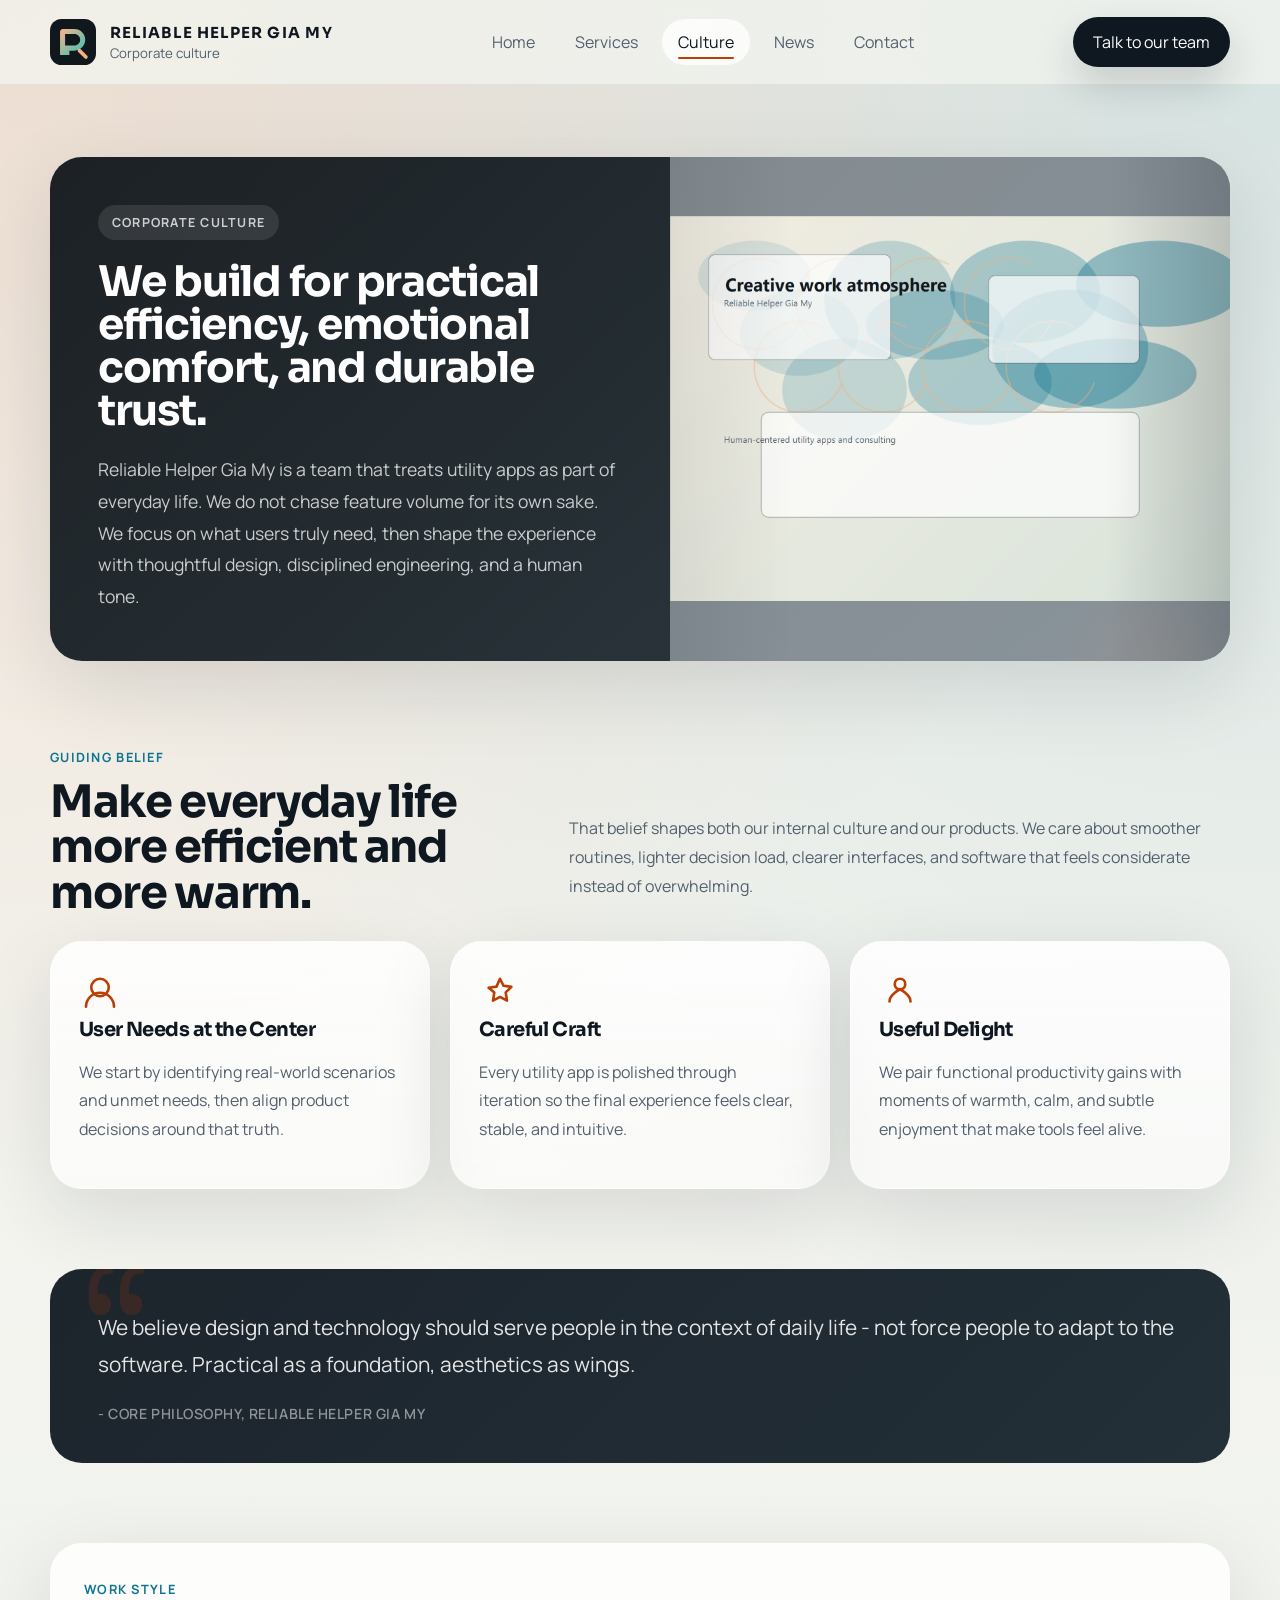
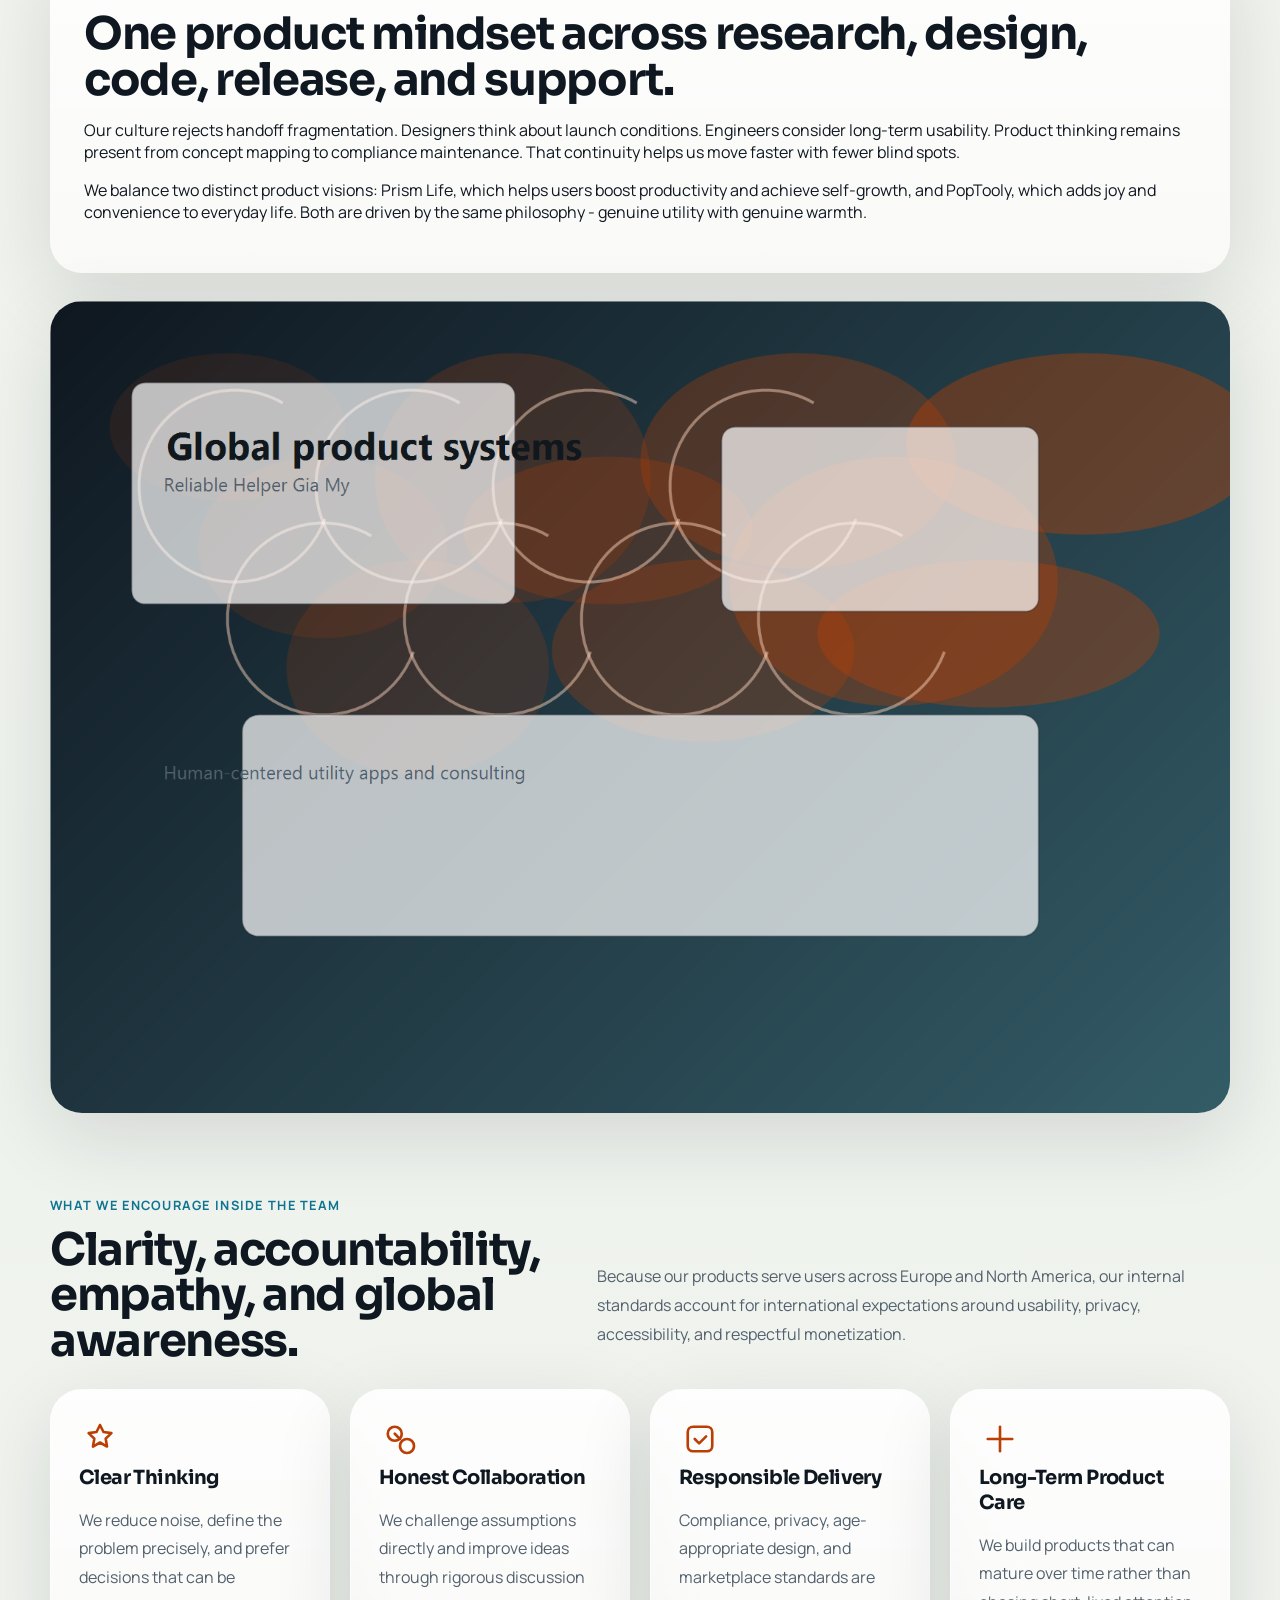
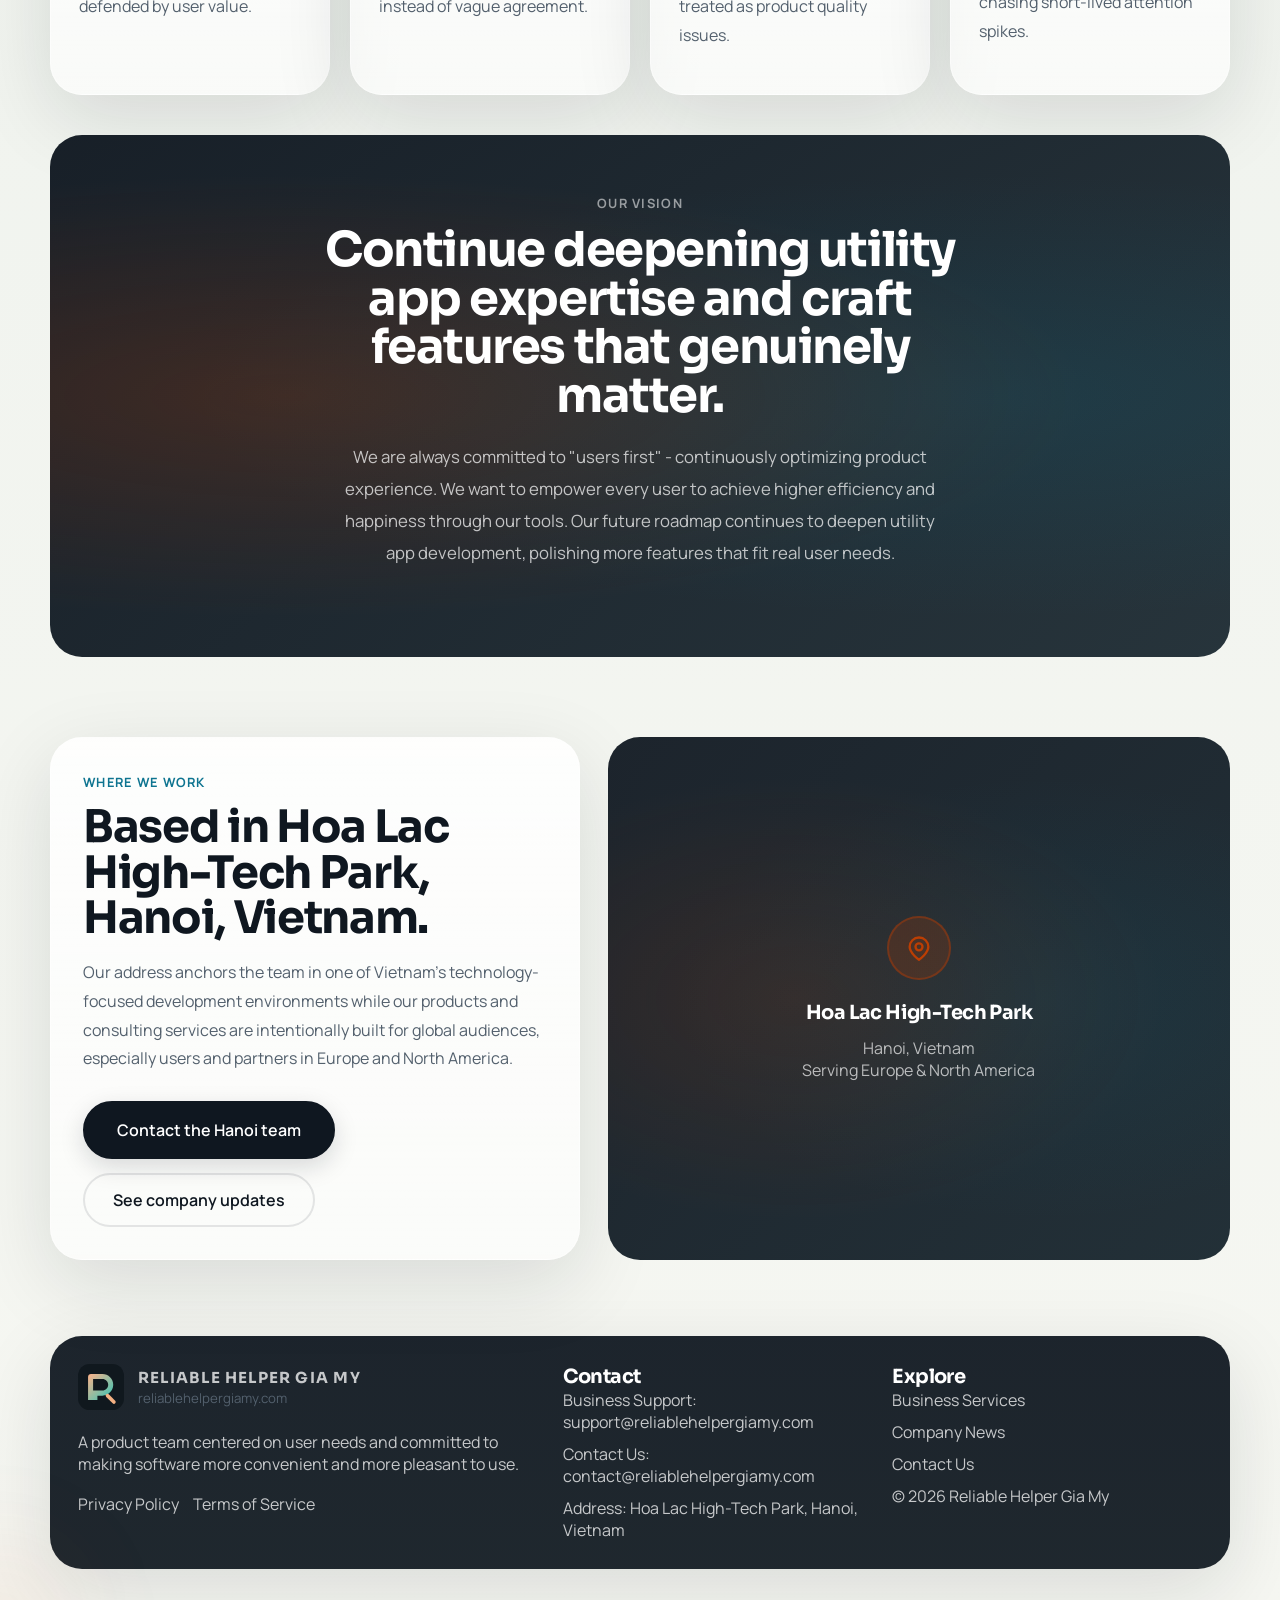
<file: culture.html>
﻿<!DOCTYPE html>
<html lang="en">
<head>
  <meta charset="UTF-8">
  <meta name="viewport" content="width=device-width, initial-scale=1.0">
  <title>Corporate Culture | Reliable Helper Gia My</title>
  <meta name="description" content="Learn how Reliable Helper Gia My combines user-centered design, technical rigor, and practical warmth to build utility apps for global users.">
  <meta name="robots" content="index,follow,max-image-preview:large,max-snippet:-1,max-video-preview:-1">
  <link rel="canonical" href="https://reliablehelpergiamy.com/culture.html">
  <link rel="icon" type="image/svg+xml" href="images/favicon.svg">
  <meta property="og:type" content="website">
  <meta property="og:title" content="Corporate Culture | Reliable Helper Gia My">
  <meta property="og:description" content="A culture built around everyday efficiency, product empathy, global standards, and practical execution.">
  <meta property="og:url" content="https://reliablehelpergiamy.com/culture.html">
  <meta property="og:image" content="https://reliablehelpergiamy.com/images/campus-atmosphere.png">
  <link rel="stylesheet" href="css/styles.css">
</head>
<body>
  <div class="site-shell">
    <header class="topbar">
      <div class="nav-wrap">
        <a class="brand" href="index.html" aria-label="Reliable Helper Gia My home">
          <img class="brand-mark" src="images/logo-mark.svg" alt="Reliable Helper Gia My logo">
          <span class="brand-copy"><strong>Reliable Helper Gia My</strong><span>Corporate culture</span></span>
        </a>
        <nav class="nav-links" aria-label="Primary navigation">
          <a data-nav-link href="index.html">Home</a>
          <a data-nav-link href="services.html">Services</a>
          <a data-nav-link href="culture.html">Culture</a>
          <a data-nav-link href="news.html">News</a>
          <a data-nav-link href="contact.html">Contact</a>
        </nav>
        <a class="nav-cta" href="contact.html">Talk to our team</a>
        <button class="nav-toggle" type="button" data-nav-toggle aria-expanded="false" aria-label="Open navigation">
          <svg width="24" height="24" viewBox="0 0 24 24" fill="none" aria-hidden="true"><path d="M4 7H20" stroke="currentColor" stroke-width="1.8" stroke-linecap="round"/><path d="M4 12H20" stroke="currentColor" stroke-width="1.8" stroke-linecap="round"/><path d="M4 17H20" stroke="currentColor" stroke-width="1.8" stroke-linecap="round"/></svg>
        </button>
      </div>
      <div class="mobile-menu" data-mobile-menu>
        <a href="index.html">Home</a>
        <a href="services.html">Services</a>
        <a href="culture.html">Culture</a>
        <a href="news.html">News</a>
        <a href="contact.html">Contact</a>
      </div>
    </header>

    <main>
      <section class="hero">
        <div class="container page-hero" data-reveal>
          <div class="page-hero-copy">
            <span class="kicker">Corporate culture</span>
            <h1>We build for practical efficiency, emotional comfort, and durable trust.</h1>
            <p class="lead">Reliable Helper Gia My is a team that treats utility apps as part of everyday life. We do not chase feature volume for its own sake. We focus on what users truly need, then shape the experience with thoughtful design, disciplined engineering, and a human tone.</p>
          </div>
          <div class="page-hero-image">
            <img src="images/campus-atmosphere.png" alt="Team culture and creative workplace atmosphere">
          </div>
        </div>
      </section>

      <!-- Guiding belief -->
      <section>
        <div class="container">
          <div class="section-head" data-reveal>
            <div>
              <span class="eyebrow">Guiding belief</span>
              <h2>Make everyday life more efficient and more warm.</h2>
            </div>
            <p>That belief shapes both our internal culture and our products. We care about smoother routines, lighter decision load, clearer interfaces, and software that feels considerate instead of overwhelming.</p>
          </div>
          <div class="values-grid">
            <article class="value-card" data-reveal>
              <svg viewBox="0 0 48 48" fill="none" aria-hidden="true"><circle cx="24" cy="20" r="10" stroke="currentColor" stroke-width="3"/><path d="M8 42c0-8.84 7.16-16 16-16s16 7.16 16 16" stroke="currentColor" stroke-width="3" stroke-linecap="round"/></svg>
              <h3>User Needs at the Center</h3>
              <p>We start by identifying real-world scenarios and unmet needs, then align product decisions around that truth.</p>
            </article>
            <article class="value-card delay-1" data-reveal>
              <svg viewBox="0 0 48 48" fill="none" aria-hidden="true"><path d="M24 10l4 8 9 1.3-6.5 6.3L32 35l-8-4.2L16 35l1.5-9.4L11 20.3l9-1.3L24 10z" stroke="currentColor" stroke-width="3" stroke-linejoin="round"/></svg>
              <h3>Careful Craft</h3>
              <p>Every utility app is polished through iteration so the final experience feels clear, stable, and intuitive.</p>
            </article>
            <article class="value-card delay-2" data-reveal>
              <svg viewBox="0 0 48 48" fill="none" aria-hidden="true"><path d="M12 36C12 28 24 22 24 22s12 6 12 14" stroke="currentColor" stroke-width="3" stroke-linecap="round"/><circle cx="24" cy="16" r="6" stroke="currentColor" stroke-width="3"/></svg>
              <h3>Useful Delight</h3>
              <p>We pair functional productivity gains with moments of warmth, calm, and subtle enjoyment that make tools feel alive.</p>
            </article>
          </div>
        </div>
      </section>

      <!-- Core philosophy quote -->
      <section>
        <div class="container">
          <div class="quote-block" data-reveal>
            <blockquote>We believe design and technology should serve people in the context of daily life - not force people to adapt to the software. Practical as a foundation, aesthetics as wings.</blockquote>
            <cite>- Core philosophy, Reliable Helper Gia My</cite>
          </div>
        </div>
      </section>

      <!-- Work style -->
      <section>
        <div class="container story-grid">
          <div class="split-copy" data-reveal>
            <span class="eyebrow">Work style</span>
            <h2>One product mindset across research, design, code, release, and support.</h2>
            <p>Our culture rejects handoff fragmentation. Designers think about launch conditions. Engineers consider long-term usability. Product thinking remains present from concept mapping to compliance maintenance. That continuity helps us move faster with fewer blind spots.</p>
            <p>We balance two distinct product visions: Prism Life, which helps users boost productivity and achieve self-growth, and PopTooly, which adds joy and convenience to everyday life. Both are driven by the same philosophy - genuine utility with genuine warmth.</p>
          </div>
          <div class="split-visual" data-reveal>
            <img src="images/hero-network.png" alt="Connected product process visual">
          </div>
        </div>
      </section>

      <!-- Internal values -->
      <section>
        <div class="container">
          <div class="section-head" data-reveal>
            <div>
              <span class="eyebrow">What we encourage inside the team</span>
              <h2>Clarity, accountability, empathy, and global awareness.</h2>
            </div>
            <p>Because our products serve users across Europe and North America, our internal standards account for international expectations around usability, privacy, accessibility, and respectful monetization.</p>
          </div>
          <div class="grid-4">
            <article class="card" data-reveal>
              <svg viewBox="0 0 48 48" fill="none" aria-hidden="true"><path d="M24 8l4 8 9 1.3-6.5 6.3 1.5 9L24 28l-8 4.6 1.5-9L11 17.3l9-1.3L24 8z" stroke="currentColor" stroke-width="3" stroke-linejoin="round"/></svg>
              <h3>Clear Thinking</h3>
              <p>We reduce noise, define the problem precisely, and prefer decisions that can be defended by user value.</p>
            </article>
            <article class="card delay-1" data-reveal>
              <svg viewBox="0 0 48 48" fill="none" aria-hidden="true"><circle cx="18" cy="18" r="8" stroke="currentColor" stroke-width="3"/><circle cx="32" cy="32" r="8" stroke="currentColor" stroke-width="3"/><path d="M24 24l-6-6" stroke="currentColor" stroke-width="3" stroke-linecap="round"/></svg>
              <h3>Honest Collaboration</h3>
              <p>We challenge assumptions directly and improve ideas through rigorous discussion instead of vague agreement.</p>
            </article>
            <article class="card delay-2" data-reveal>
              <svg viewBox="0 0 48 48" fill="none" aria-hidden="true"><rect x="10" y="10" width="28" height="28" rx="6" stroke="currentColor" stroke-width="3"/><path d="M18 24l5 5 8-8" stroke="currentColor" stroke-width="3" stroke-linecap="round" stroke-linejoin="round"/></svg>
              <h3>Responsible Delivery</h3>
              <p>Compliance, privacy, age-appropriate design, and marketplace standards are treated as product quality issues.</p>
            </article>
            <article class="card delay-3" data-reveal>
              <svg viewBox="0 0 48 48" fill="none" aria-hidden="true"><path d="M24 10v28M10 24h28" stroke="currentColor" stroke-width="3" stroke-linecap="round"/></svg>
              <h3>Long-Term Product Care</h3>
              <p>We build products that can mature over time rather than chasing short-lived attention spikes.</p>
            </article>
          </div>
        </div>
      </section>

      <!-- Vision -->
      <section style="padding: 0 0 40px;">
        <div class="container">
          <div class="vision-panel" data-reveal>
            <span class="eyebrow">Our vision</span>
            <h2>Continue deepening utility app expertise and craft features that genuinely matter.</h2>
            <p>We are always committed to "users first" - continuously optimizing product experience. We want to empower every user to achieve higher efficiency and happiness through our tools. Our future roadmap continues to deepen utility app development, polishing more features that fit real user needs.</p>
          </div>
        </div>
      </section>

      <!-- Location -->
      <section>
        <div class="container">
          <div class="split-grid">
            <div class="panel" style="padding: 32px;" data-reveal>
              <span class="eyebrow">Where we work</span>
              <h2>Based in Hoa Lac High-Tech Park, Hanoi, Vietnam.</h2>
              <p>Our address anchors the team in one of Vietnam's technology-focused development environments while our products and consulting services are intentionally built for global audiences, especially users and partners in Europe and North America.</p>
              <div class="action-row">
                <a class="button" href="contact.html">Contact the Hanoi team</a>
                <a class="button-secondary" href="news.html">See company updates</a>
              </div>
            </div>
            <div class="location-wrap" data-reveal>
              <div style="position:absolute;inset:0;background:radial-gradient(ellipse at 30% 50%,rgba(187,62,3,0.14),transparent 60%),radial-gradient(ellipse at 70% 50%,rgba(14,116,144,0.12),transparent 60%);" aria-hidden="true"></div>
              <div class="location-inner">
                <div class="location-pin">
                  <svg viewBox="0 0 24 24" fill="none" aria-hidden="true"><path d="M12 22s8-5.4 8-11a8 8 0 10-16 0c0 5.6 8 11 8 11z" stroke="currentColor" stroke-width="2"/><circle cx="12" cy="11" r="3" stroke="currentColor" stroke-width="2"/></svg>
                </div>
                <h3>Hoa Lac High-Tech Park</h3>
                <p>Hanoi, Vietnam<br>Serving Europe &amp; North America</p>
              </div>
            </div>
          </div>
        </div>
      </section>
    </main>

    <footer class="footer">
      <div class="container footer-grid">
        <div>
          <a class="brand" href="index.html">
            <img class="brand-mark" src="images/logo-mark.svg" alt="Reliable Helper Gia My logo">
            <span class="brand-copy"><strong>Reliable Helper Gia My</strong><span>reliablehelpergiamy.com</span></span>
          </a>
          <p>A product team centered on user needs and committed to making software more convenient and more pleasant to use.</p>
          <div class="footer-legal">
            <a href="privacy-policy.html">Privacy Policy</a>
            <a href="terms-of-service.html">Terms of Service</a>
          </div>
        </div>
        <div>
          <h3>Contact</h3>
          <ul class="footer-links">
            <li>Business Support: support@reliablehelpergiamy.com</li>
            <li>Contact Us: contact@reliablehelpergiamy.com</li>
            <li>Address: Hoa Lac High-Tech Park, Hanoi, Vietnam</li>
          </ul>
        </div>
        <div>
          <h3>Explore</h3>
          <ul class="footer-meta">
            <li><a href="services.html">Business Services</a></li>
            <li><a href="news.html">Company News</a></li>
            <li><a href="contact.html">Contact Us</a></li>
            <li>&copy; <span data-year></span> Reliable Helper Gia My</li>
          </ul>
        </div>
      </div>
    </footer>
  </div>
  <script src="js/site.js" defer></script>
</body>
</html>
</file>
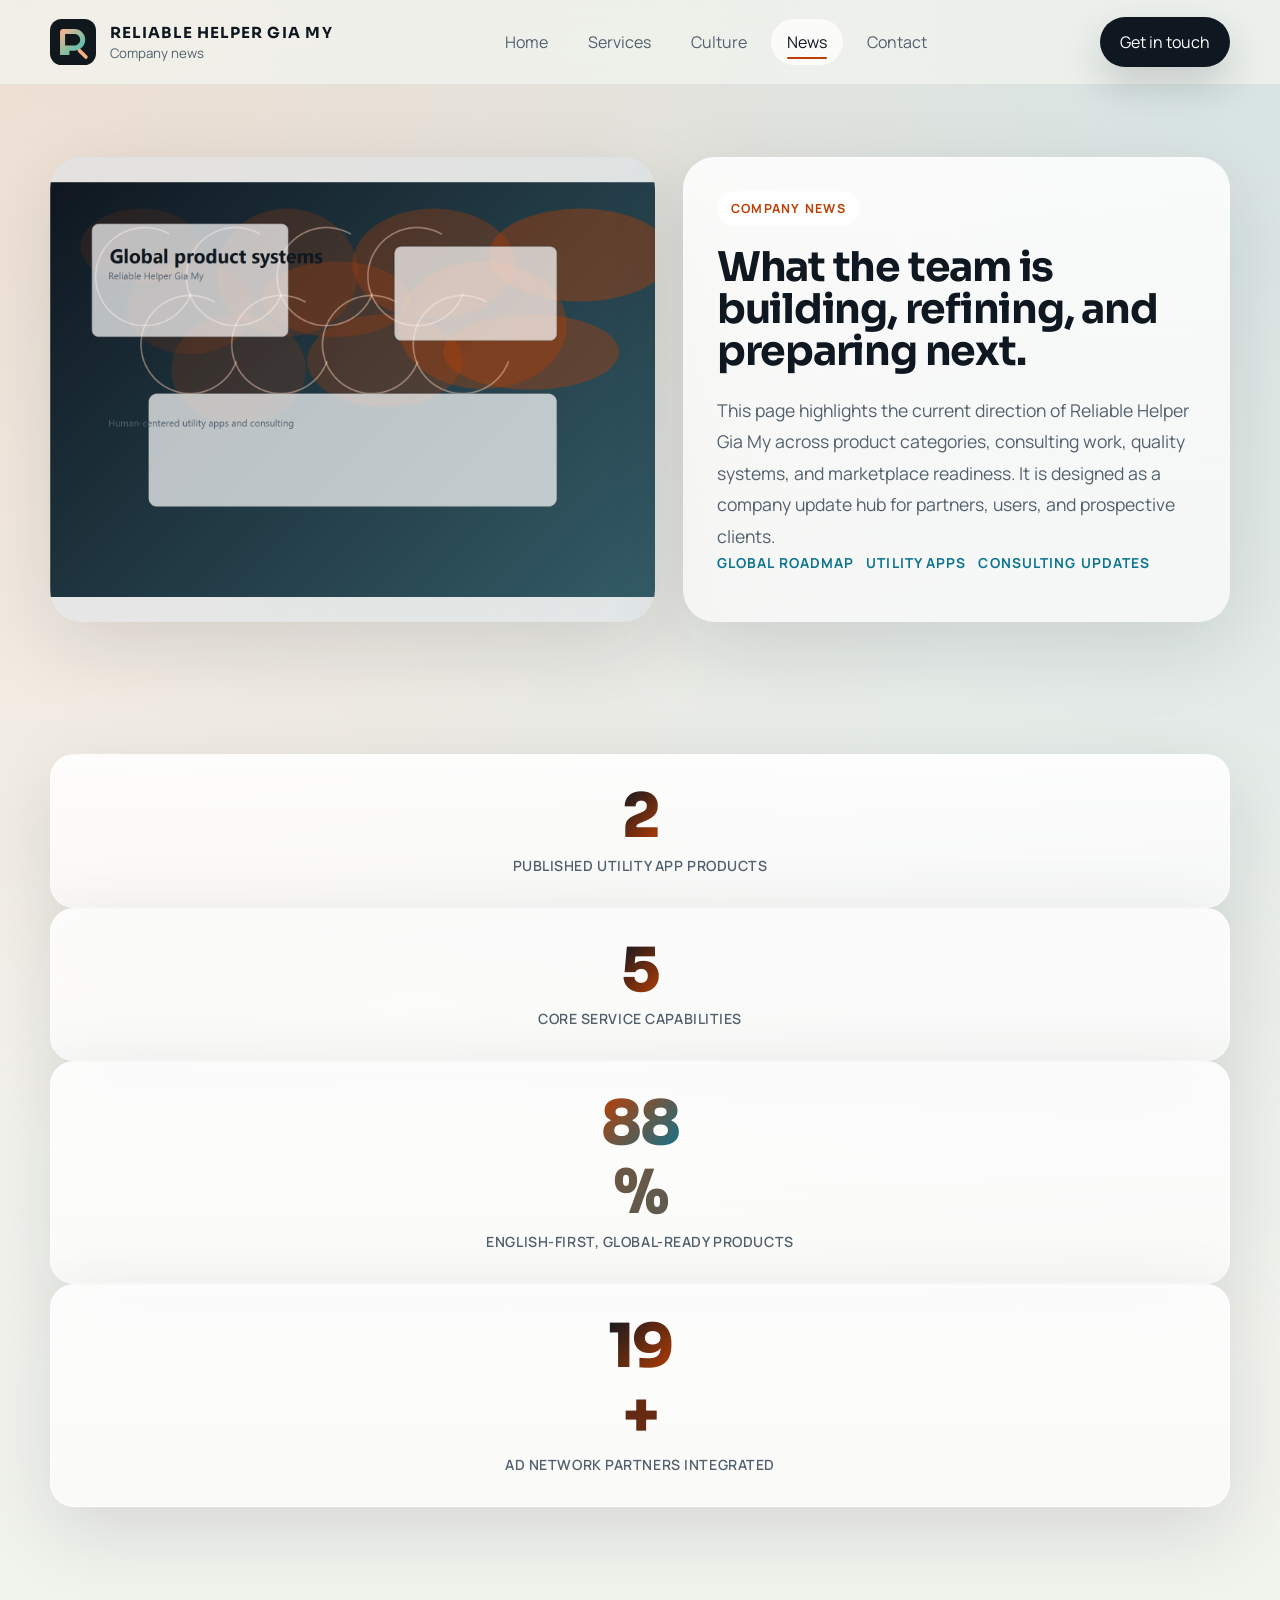
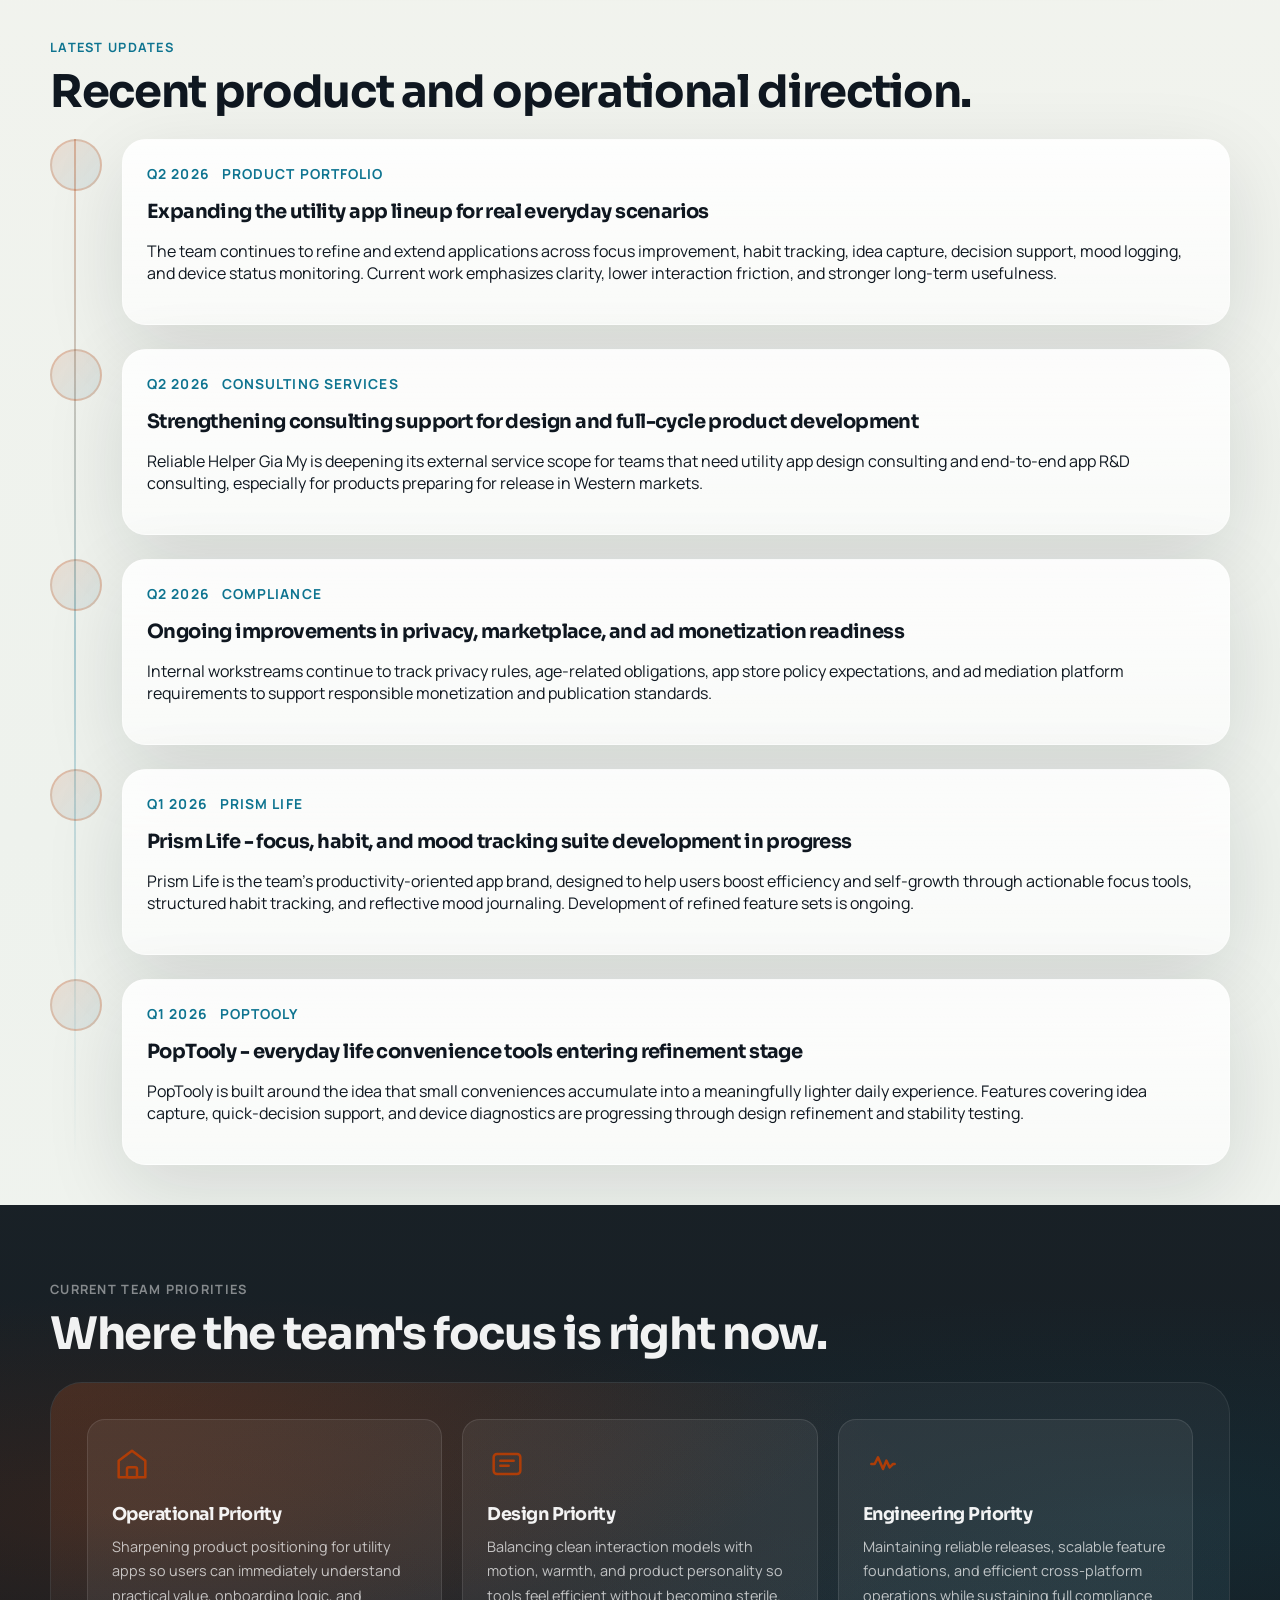
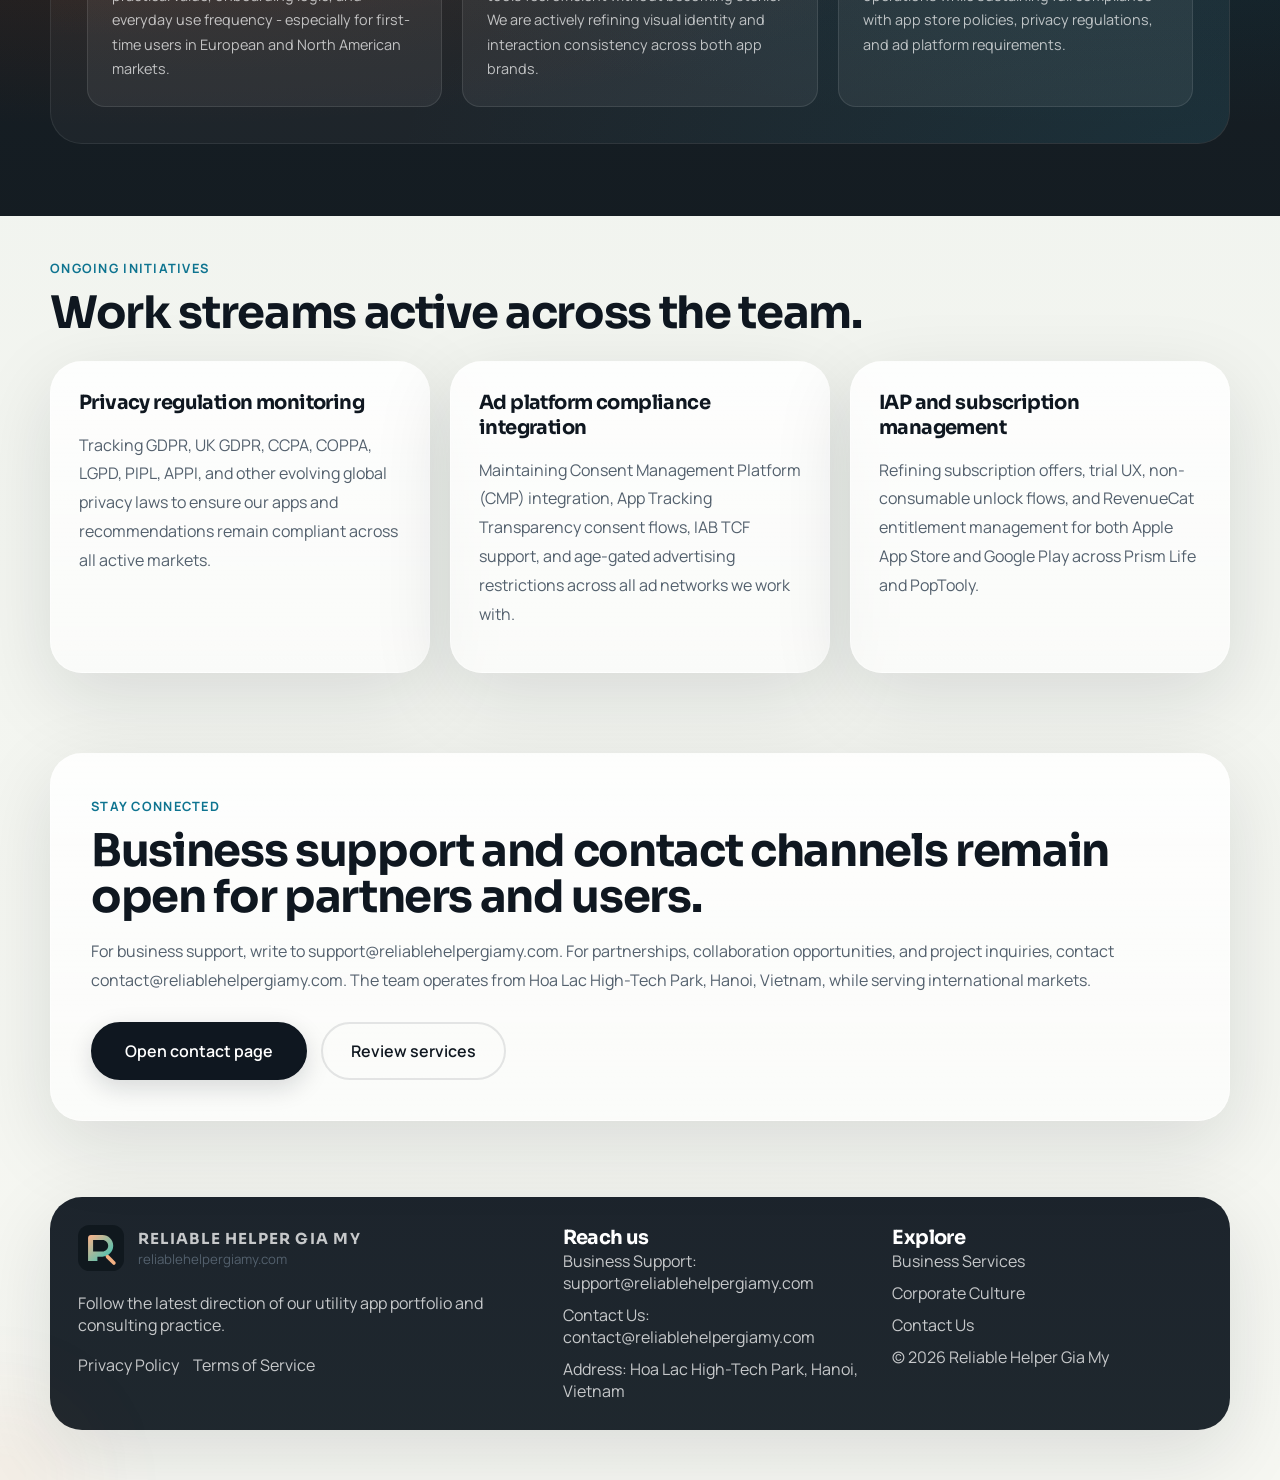
<file: news.html>
﻿<!DOCTYPE html>
<html lang="en">
<head>
  <meta charset="UTF-8">
  <meta name="viewport" content="width=device-width, initial-scale=1.0">
  <title>Company News | Reliable Helper Gia My</title>
  <meta name="description" content="Company updates, current priorities, release direction, and operational news from Reliable Helper Gia My.">
  <meta name="robots" content="index,follow,max-image-preview:large,max-snippet:-1,max-video-preview:-1">
  <link rel="canonical" href="https://reliablehelpergiamy.com/news.html">
  <link rel="icon" type="image/svg+xml" href="images/favicon.svg">
  <meta property="og:type" content="website">
  <meta property="og:title" content="Company News | Reliable Helper Gia My">
  <meta property="og:description" content="Current news and product direction from the team behind utility apps for global markets.">
  <meta property="og:url" content="https://reliablehelpergiamy.com/news.html">
  <meta property="og:image" content="https://reliablehelpergiamy.com/images/hero-network.png">
  <link rel="stylesheet" href="css/styles.css">
</head>
<body>
  <div class="site-shell">
    <header class="topbar">
      <div class="nav-wrap">
        <a class="brand" href="index.html" aria-label="Reliable Helper Gia My home">
          <img class="brand-mark" src="images/logo-mark.svg" alt="Reliable Helper Gia My logo">
          <span class="brand-copy"><strong>Reliable Helper Gia My</strong><span>Company news</span></span>
        </a>
        <nav class="nav-links" aria-label="Primary navigation">
          <a data-nav-link href="index.html">Home</a>
          <a data-nav-link href="services.html">Services</a>
          <a data-nav-link href="culture.html">Culture</a>
          <a data-nav-link href="news.html">News</a>
          <a data-nav-link href="contact.html">Contact</a>
        </nav>
        <a class="nav-cta" href="contact.html">Get in touch</a>
        <button class="nav-toggle" type="button" data-nav-toggle aria-expanded="false" aria-label="Open navigation">
          <svg width="24" height="24" viewBox="0 0 24 24" fill="none" aria-hidden="true"><path d="M4 7H20" stroke="currentColor" stroke-width="1.8" stroke-linecap="round"/><path d="M4 12H20" stroke="currentColor" stroke-width="1.8" stroke-linecap="round"/><path d="M4 17H20" stroke="currentColor" stroke-width="1.8" stroke-linecap="round"/></svg>
        </button>
      </div>
      <div class="mobile-menu" data-mobile-menu>
        <a href="index.html">Home</a>
        <a href="services.html">Services</a>
        <a href="culture.html">Culture</a>
        <a href="news.html">News</a>
        <a href="contact.html">Contact</a>
      </div>
    </header>

    <main>
      <section class="hero">
        <div class="container news-grid">
          <article class="news-highlight" data-reveal>
            <img src="images/hero-network.png" alt="Company update highlight visual">
          </article>
          <article class="split-copy" data-reveal>
            <span class="kicker">Company news</span>
            <h1>What the team is building, refining, and preparing next.</h1>
            <p class="lead">This page highlights the current direction of Reliable Helper Gia My across product categories, consulting work, quality systems, and marketplace readiness. It is designed as a company update hub for partners, users, and prospective clients.</p>
            <div class="article-meta">
              <span>Global roadmap</span>
              <span>Utility apps</span>
              <span>Consulting updates</span>
            </div>
          </article>
        </div>
      </section>

      <!-- Stats band -->
      <section class="stats-section">
        <div class="container stats-band">
          <div class="stat-item" data-reveal>
            <span class="stat-num" data-count="2">0</span>
            <span class="stat-label">Published utility app products</span>
          </div>
          <div class="stat-item delay-1" data-reveal>
            <span class="stat-num" data-count="6">0</span>
            <span class="stat-label">Core service capabilities</span>
          </div>
          <div class="stat-item delay-2" data-reveal>
            <span class="stat-num gradient-text" data-count="100">0</span><span class="stat-num gradient-text">%</span>
            <span class="stat-label">English-first, global-ready products</span>
          </div>
          <div class="stat-item delay-3" data-reveal>
            <span class="stat-num" data-count="22">0</span><span class="stat-num">+</span>
            <span class="stat-label">Ad network partners integrated</span>
          </div>
        </div>
      </section>

      <!-- Timeline article cards -->
      <section>
        <div class="container">
          <div class="section-head" data-reveal>
            <div>
              <span class="eyebrow">Latest updates</span>
              <h2>Recent product and operational direction.</h2>
            </div>
          </div>
          <div class="news-timeline">
            <div class="timeline-entry" data-reveal>
              <div class="timeline-dot"></div>
              <div class="timeline-content">
                <div class="news-meta"><span>Q2 2026</span><span>Product Portfolio</span></div>
                <h3>Expanding the utility app lineup for real everyday scenarios</h3>
                <p>The team continues to refine and extend applications across focus improvement, habit tracking, idea capture, decision support, mood logging, and device status monitoring. Current work emphasizes clarity, lower interaction friction, and stronger long-term usefulness.</p>
              </div>
            </div>
            <div class="timeline-entry delay-1" data-reveal>
              <div class="timeline-dot"></div>
              <div class="timeline-content">
                <div class="news-meta"><span>Q2 2026</span><span>Consulting Services</span></div>
                <h3>Strengthening consulting support for design and full-cycle product development</h3>
                <p>Reliable Helper Gia My is deepening its external service scope for teams that need utility app design consulting and end-to-end app R&amp;D consulting, especially for products preparing for release in Western markets.</p>
              </div>
            </div>
            <div class="timeline-entry delay-2" data-reveal>
              <div class="timeline-dot"></div>
              <div class="timeline-content">
                <div class="news-meta"><span>Q2 2026</span><span>Compliance</span></div>
                <h3>Ongoing improvements in privacy, marketplace, and ad monetization readiness</h3>
                <p>Internal workstreams continue to track privacy rules, age-related obligations, app store policy expectations, and ad mediation platform requirements to support responsible monetization and publication standards.</p>
              </div>
            </div>
            <div class="timeline-entry delay-3" data-reveal>
              <div class="timeline-dot"></div>
              <div class="timeline-content">
                <div class="news-meta"><span>Q1 2026</span><span>Prism Life</span></div>
                <h3>Prism Life - focus, habit, and mood tracking suite development in progress</h3>
                <p>Prism Life is the team's productivity-oriented app brand, designed to help users boost efficiency and self-growth through actionable focus tools, structured habit tracking, and reflective mood journaling. Development of refined feature sets is ongoing.</p>
              </div>
            </div>
            <div class="timeline-entry" data-reveal>
              <div class="timeline-dot"></div>
              <div class="timeline-content">
                <div class="news-meta"><span>Q1 2026</span><span>PopTooly</span></div>
                <h3>PopTooly - everyday life convenience tools entering refinement stage</h3>
                <p>PopTooly is built around the idea that small conveniences accumulate into a meaningfully lighter daily experience. Features covering idea capture, quick-decision support, and device diagnostics are progressing through design refinement and stability testing.</p>
              </div>
            </div>
          </div>
        </div>
      </section>

      <!-- Current priorities (dark) -->
      <section class="dark-section">
        <div class="container">
          <div class="section-head" data-reveal>
            <div>
              <span class="eyebrow">Current team priorities</span>
              <h2>Where the team's focus is right now.</h2>
            </div>
          </div>
          <div class="feature-strip" style="background:rgba(255,255,255,0.04);border:1px solid rgba(255,255,255,0.08);" data-reveal>
            <div class="feature-strip-item">
              <svg class="feature-strip-icon" viewBox="0 0 48 48" fill="none" aria-hidden="true"><path d="M8 40V20l16-12 16 12v20H8z" stroke="currentColor" stroke-width="3" stroke-linejoin="round"/><rect x="18" y="28" width="12" height="12" rx="2" stroke="currentColor" stroke-width="3"/></svg>
              <h3>Operational Priority</h3>
              <p>Sharpening product positioning for utility apps so users can immediately understand practical value, onboarding logic, and everyday use frequency - especially for first-time users in European and North American markets.</p>
            </div>
            <div class="feature-strip-item">
              <svg class="feature-strip-icon" viewBox="0 0 48 48" fill="none" aria-hidden="true"><rect x="8" y="12" width="32" height="24" rx="4" stroke="currentColor" stroke-width="3"/><path d="M16 20h16M16 26h10" stroke="currentColor" stroke-width="3" stroke-linecap="round"/></svg>
              <h3>Design Priority</h3>
              <p>Balancing clean interaction models with motion, warmth, and product personality so tools feel efficient without becoming sterile. We are actively refining visual identity and interaction consistency across both app brands.</p>
            </div>
            <div class="feature-strip-item">
              <svg class="feature-strip-icon" viewBox="0 0 48 48" fill="none" aria-hidden="true"><path d="M10 24h4l4-8 6 14 4-10 4 8 4-4h2" stroke="currentColor" stroke-width="3" stroke-linecap="round" stroke-linejoin="round"/></svg>
              <h3>Engineering Priority</h3>
              <p>Maintaining reliable releases, scalable feature foundations, and efficient cross-platform operations while sustaining full compliance with app store policies, privacy regulations, and ad platform requirements.</p>
            </div>
          </div>
        </div>
      </section>

      <!-- Updates grid -->
      <section>
        <div class="container">
          <div class="section-head" data-reveal>
            <div>
              <span class="eyebrow">Ongoing initiatives</span>
              <h2>Work streams active across the team.</h2>
            </div>
          </div>
          <div class="update-grid">
            <article class="update-card" data-reveal>
              <h3>Privacy regulation monitoring</h3>
              <p>Tracking GDPR, UK GDPR, CCPA, COPPA, LGPD, PIPL, APPI, and other evolving global privacy laws to ensure our apps and recommendations remain compliant across all active markets.</p>
            </article>
            <article class="update-card delay-1" data-reveal>
              <h3>Ad platform compliance integration</h3>
              <p>Maintaining Consent Management Platform (CMP) integration, App Tracking Transparency consent flows, IAB TCF support, and age-gated advertising restrictions across all ad networks we work with.</p>
            </article>
            <article class="update-card delay-2" data-reveal>
              <h3>IAP and subscription management</h3>
              <p>Refining subscription offers, trial UX, non-consumable unlock flows, and RevenueCat entitlement management for both Apple App Store and Google Play across Prism Life and PopTooly.</p>
            </article>
          </div>
        </div>
      </section>

      <!-- Stay connected -->
      <section>
        <div class="container panel" style="padding: 40px;" data-reveal>
          <span class="eyebrow">Stay connected</span>
          <h2>Business support and contact channels remain open for partners and users.</h2>
          <p>For business support, write to support@reliablehelpergiamy.com. For partnerships, collaboration opportunities, and project inquiries, contact contact@reliablehelpergiamy.com. The team operates from Hoa Lac High-Tech Park, Hanoi, Vietnam, while serving international markets.</p>
          <div class="action-row">
            <a class="button" href="contact.html">Open contact page</a>
            <a class="button-secondary" href="services.html">Review services</a>
          </div>
        </div>
      </section>
    </main>

    <footer class="footer">
      <div class="container footer-grid">
        <div>
          <a class="brand" href="index.html">
            <img class="brand-mark" src="images/logo-mark.svg" alt="Reliable Helper Gia My logo">
            <span class="brand-copy"><strong>Reliable Helper Gia My</strong><span>reliablehelpergiamy.com</span></span>
          </a>
          <p>Follow the latest direction of our utility app portfolio and consulting practice.</p>
          <div class="footer-legal">
            <a href="privacy-policy.html">Privacy Policy</a>
            <a href="terms-of-service.html">Terms of Service</a>
          </div>
        </div>
        <div>
          <h3>Reach us</h3>
          <ul class="footer-links">
            <li>Business Support: support@reliablehelpergiamy.com</li>
            <li>Contact Us: contact@reliablehelpergiamy.com</li>
            <li>Address: Hoa Lac High-Tech Park, Hanoi, Vietnam</li>
          </ul>
        </div>
        <div>
          <h3>Explore</h3>
          <ul class="footer-meta">
            <li><a href="services.html">Business Services</a></li>
            <li><a href="culture.html">Corporate Culture</a></li>
            <li><a href="contact.html">Contact Us</a></li>
            <li>&copy; <span data-year></span> Reliable Helper Gia My</li>
          </ul>
        </div>
      </div>
    </footer>
  </div>
  <script src="js/site.js" defer></script>
</body>
</html>
</file>
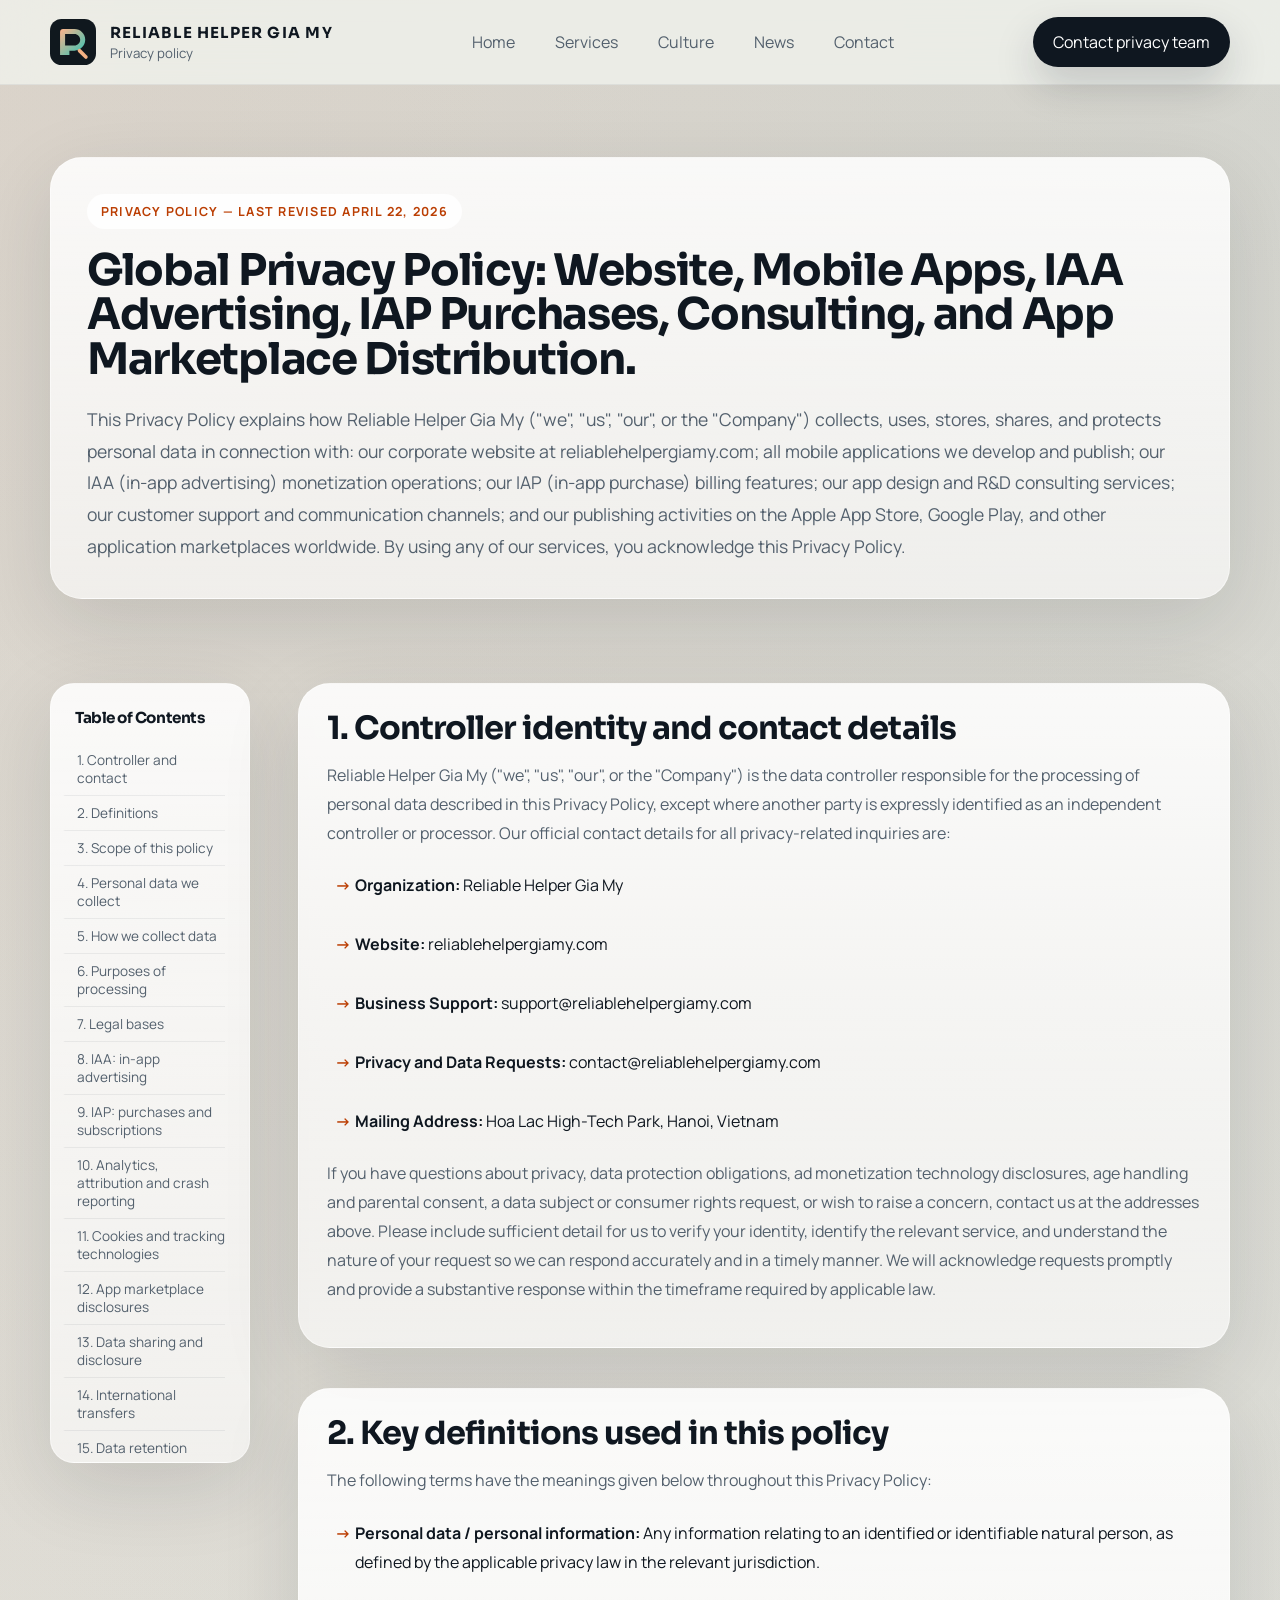
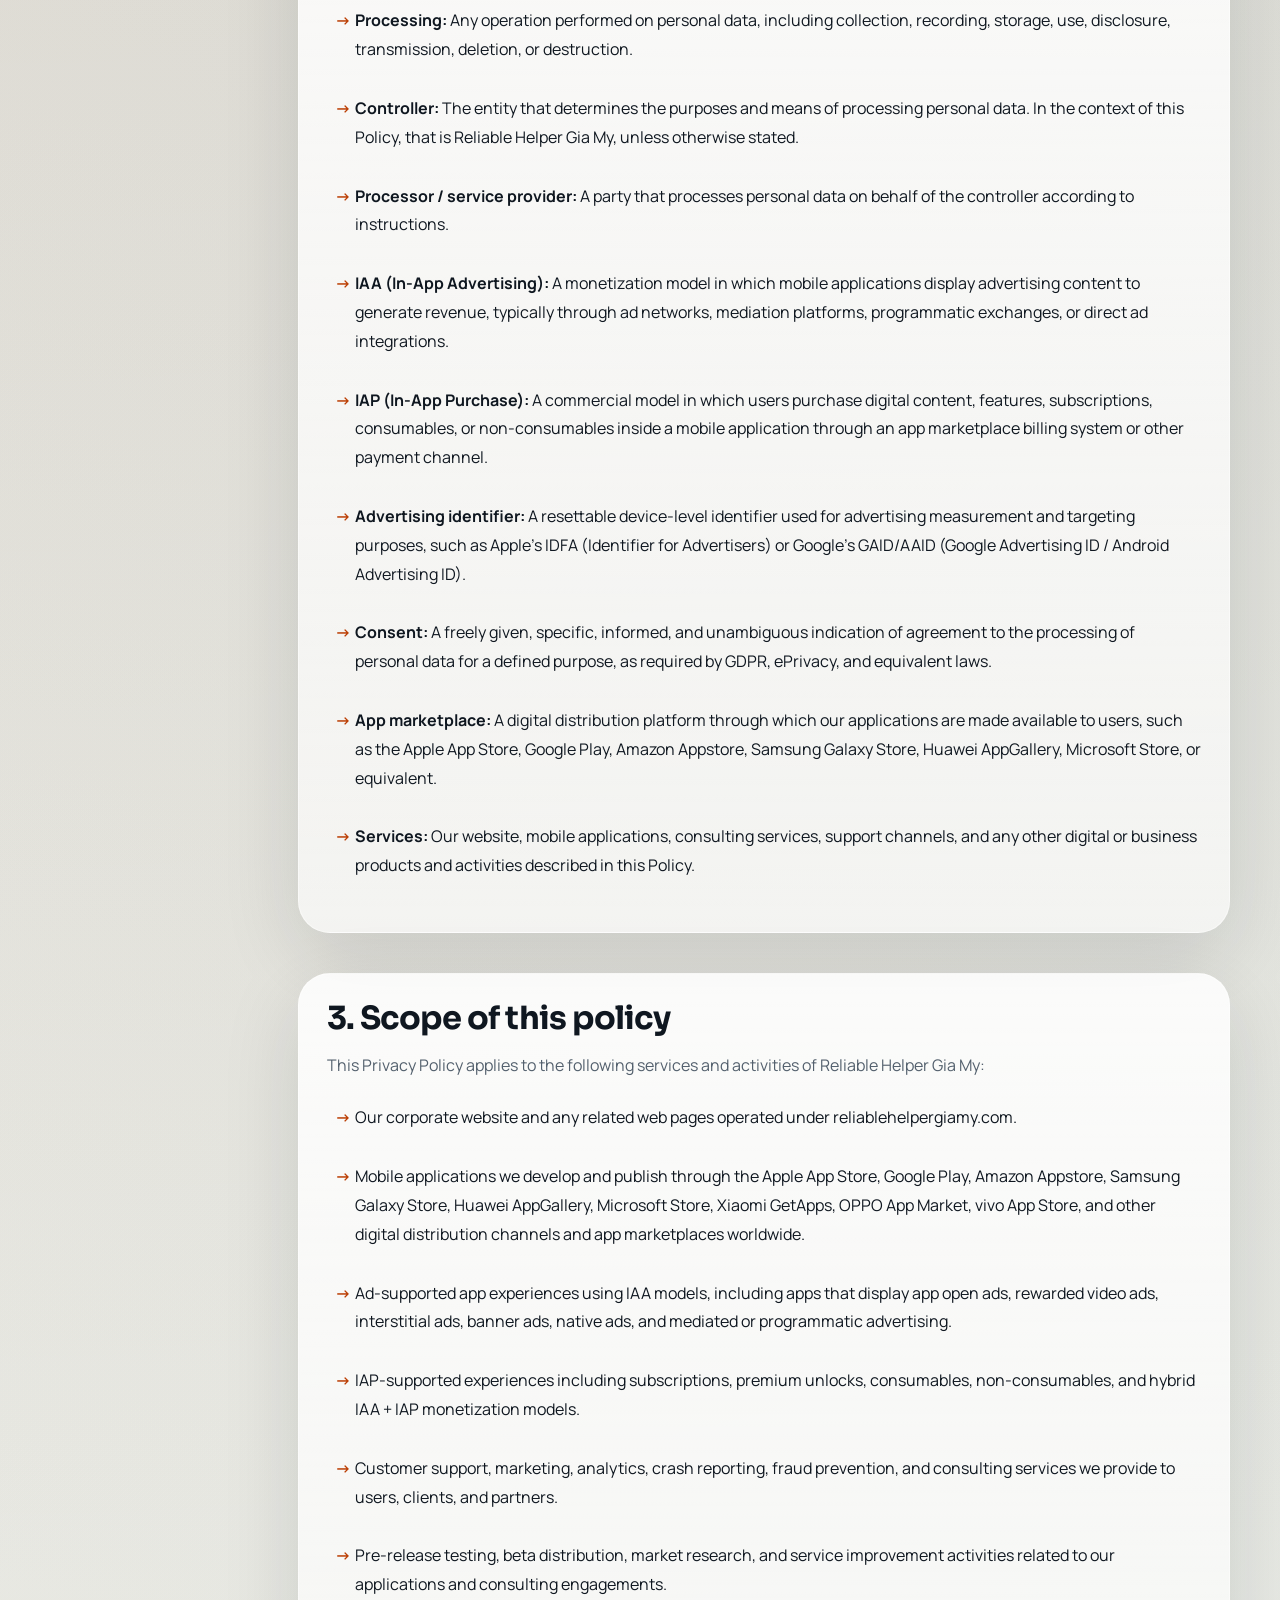
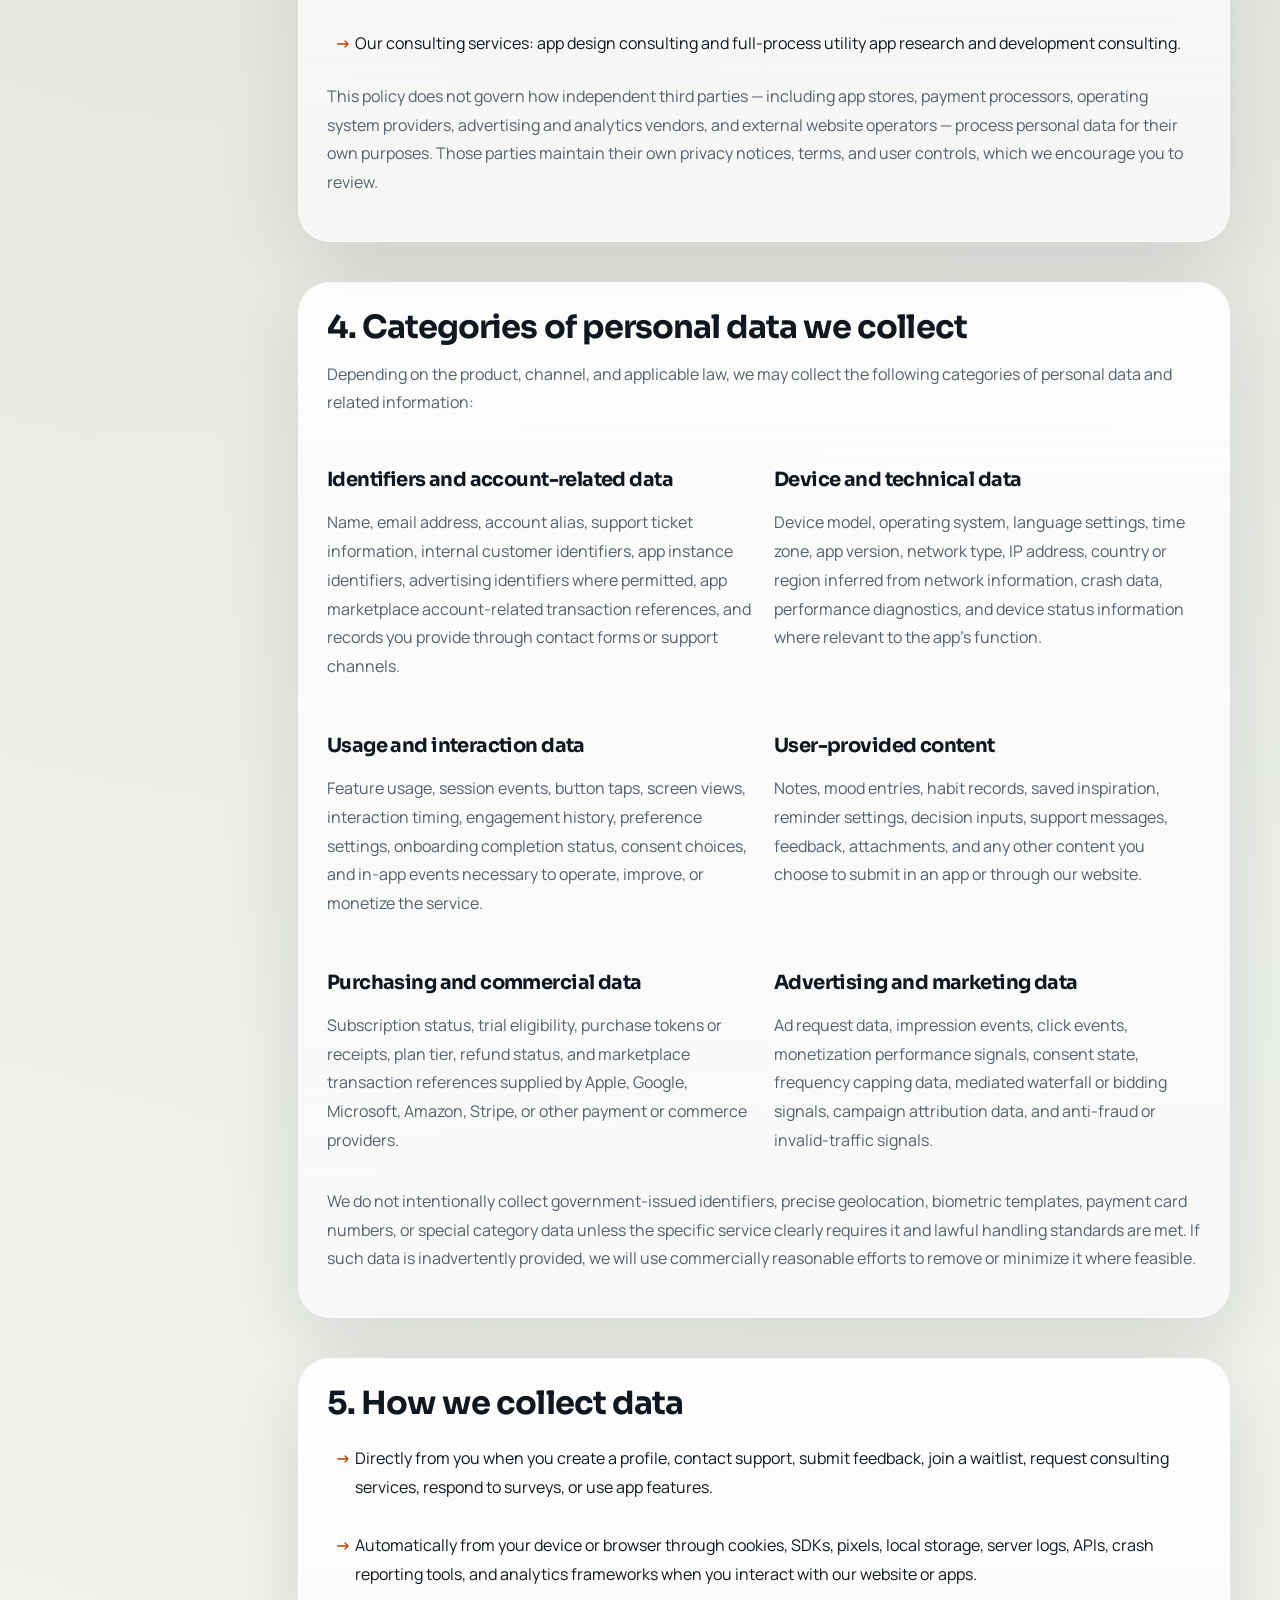
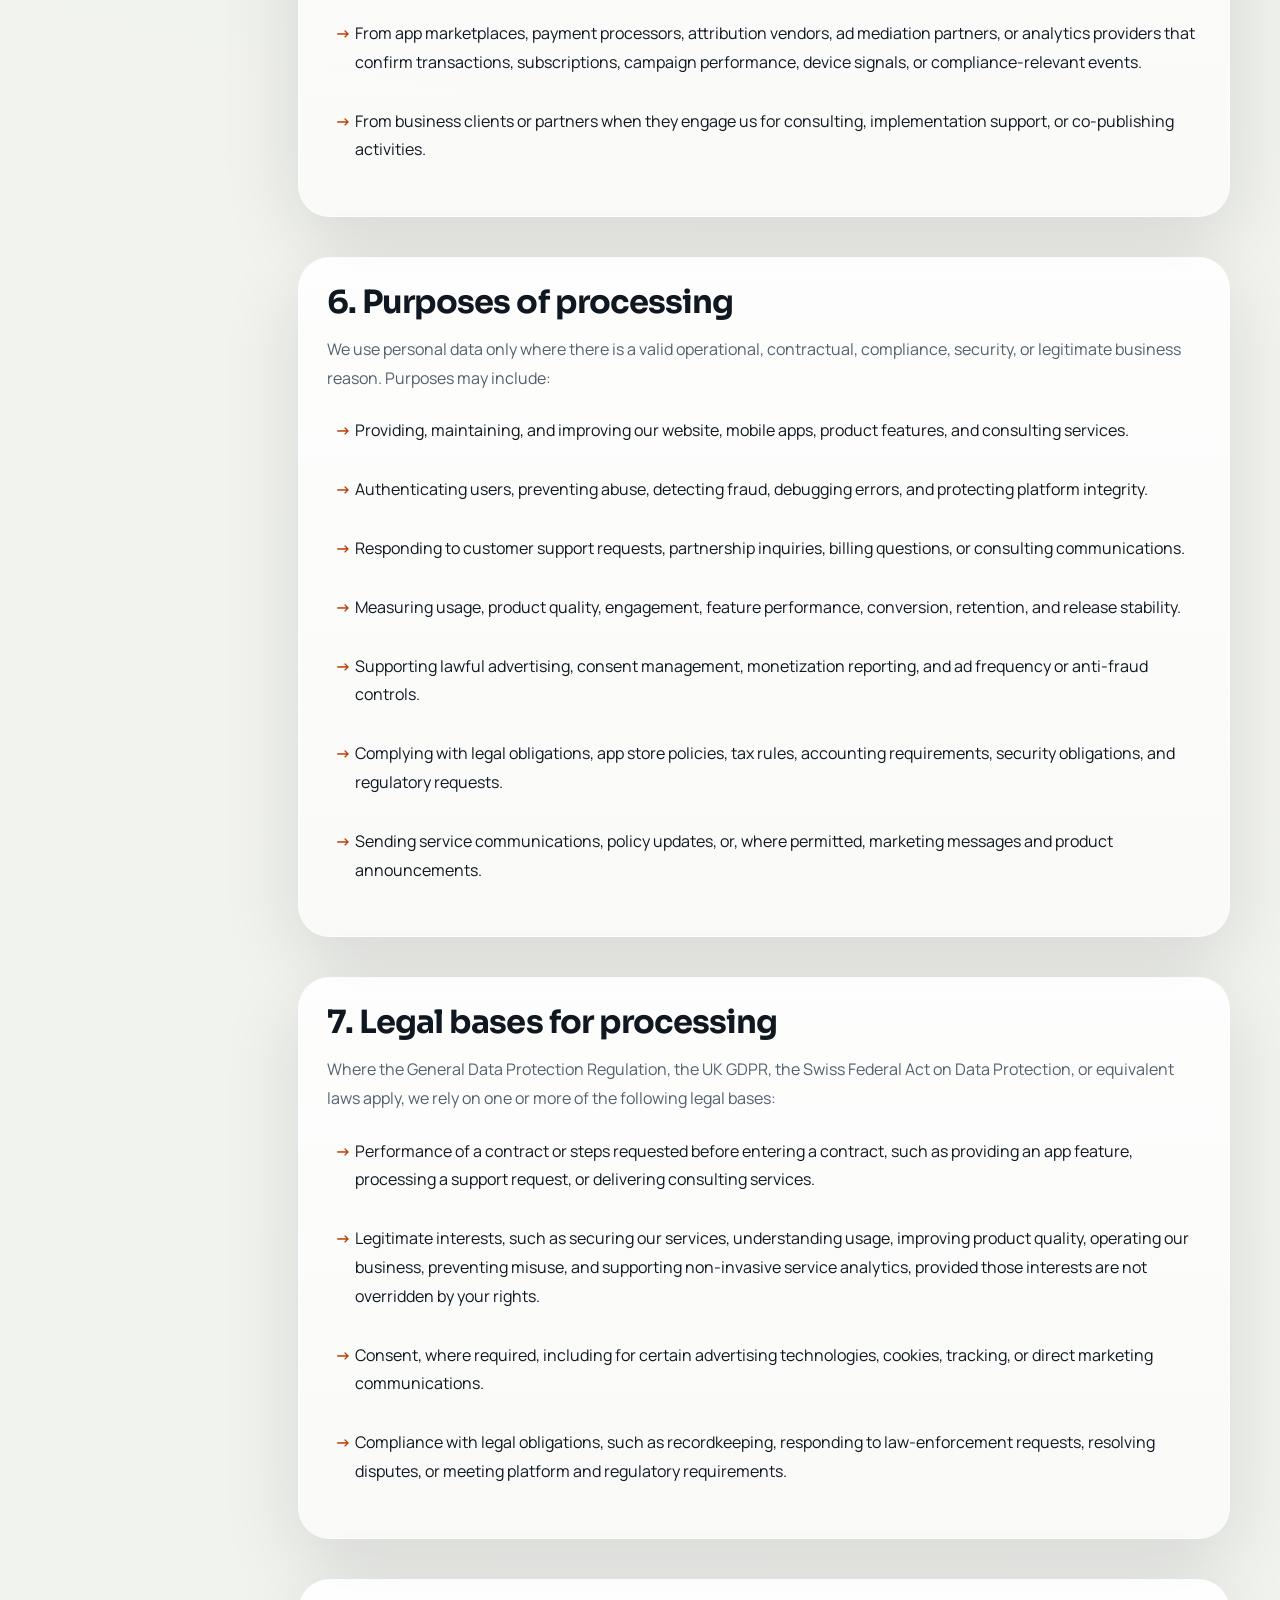
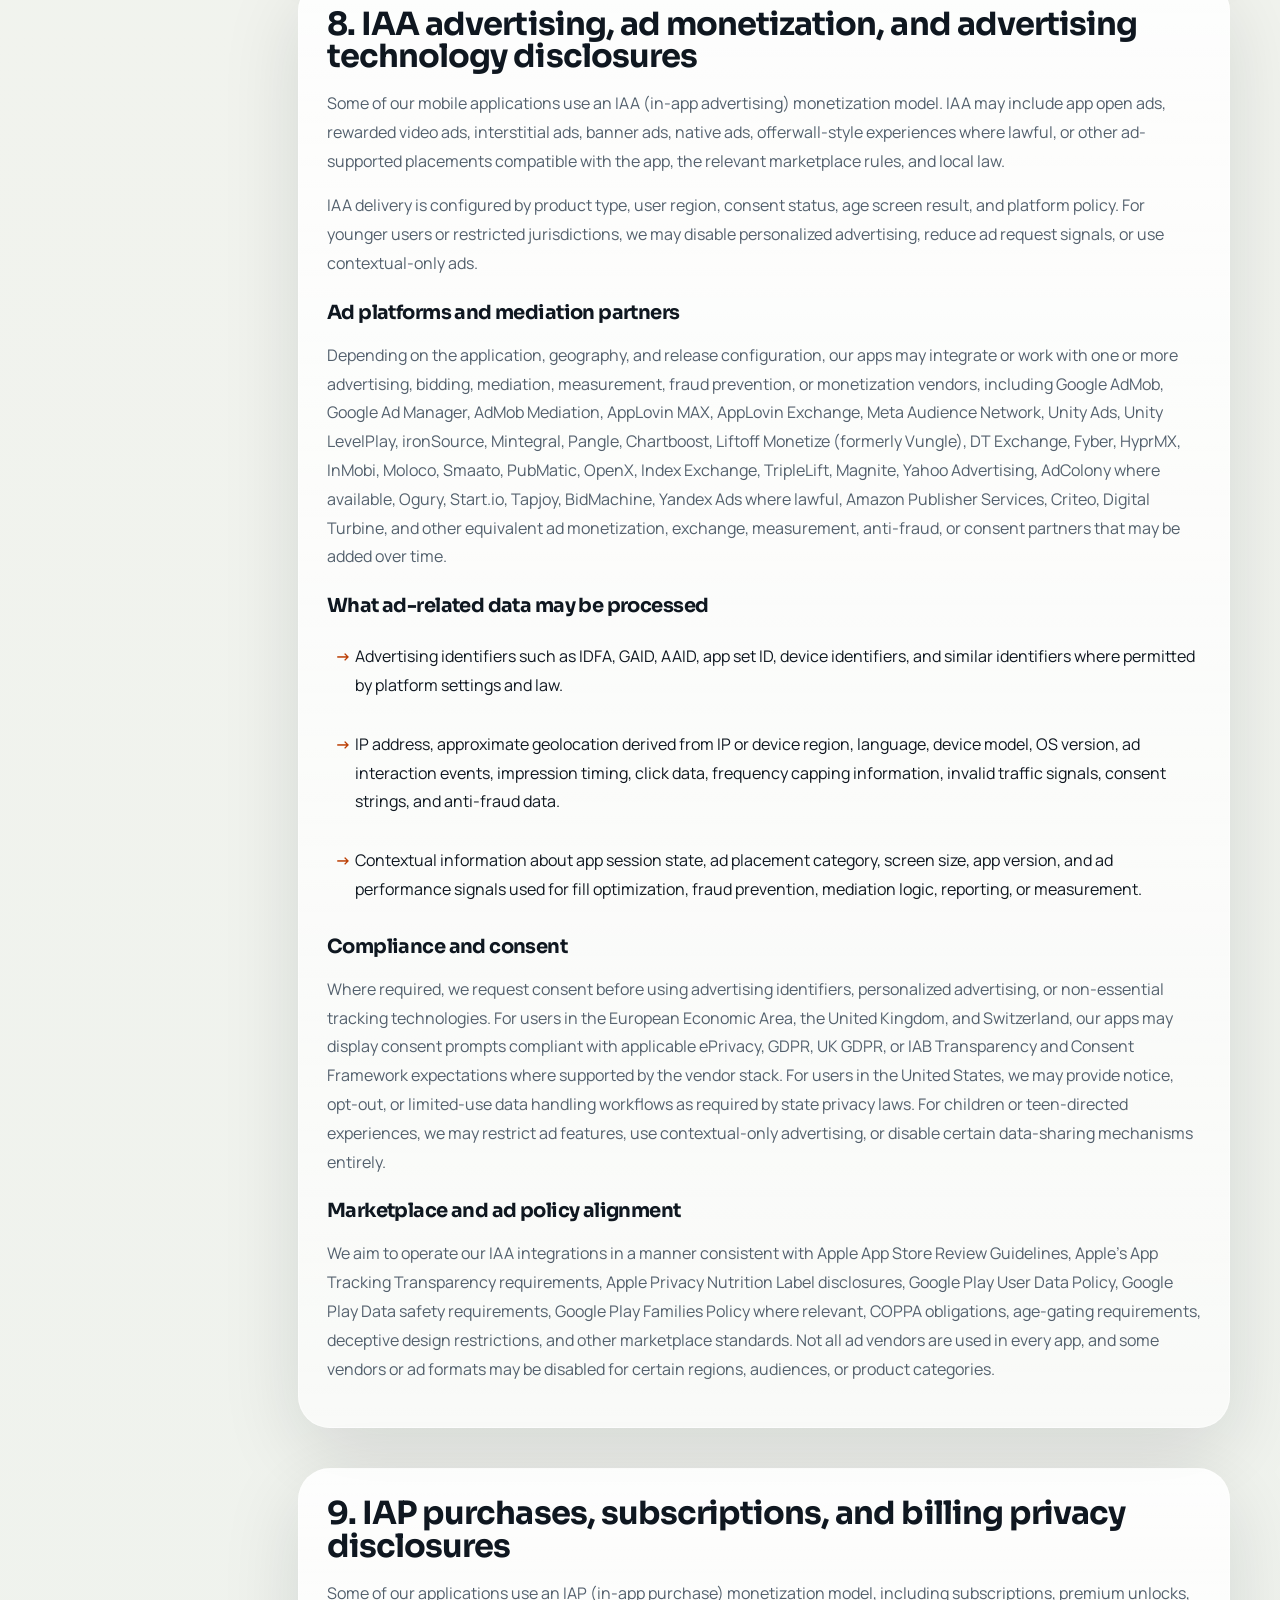
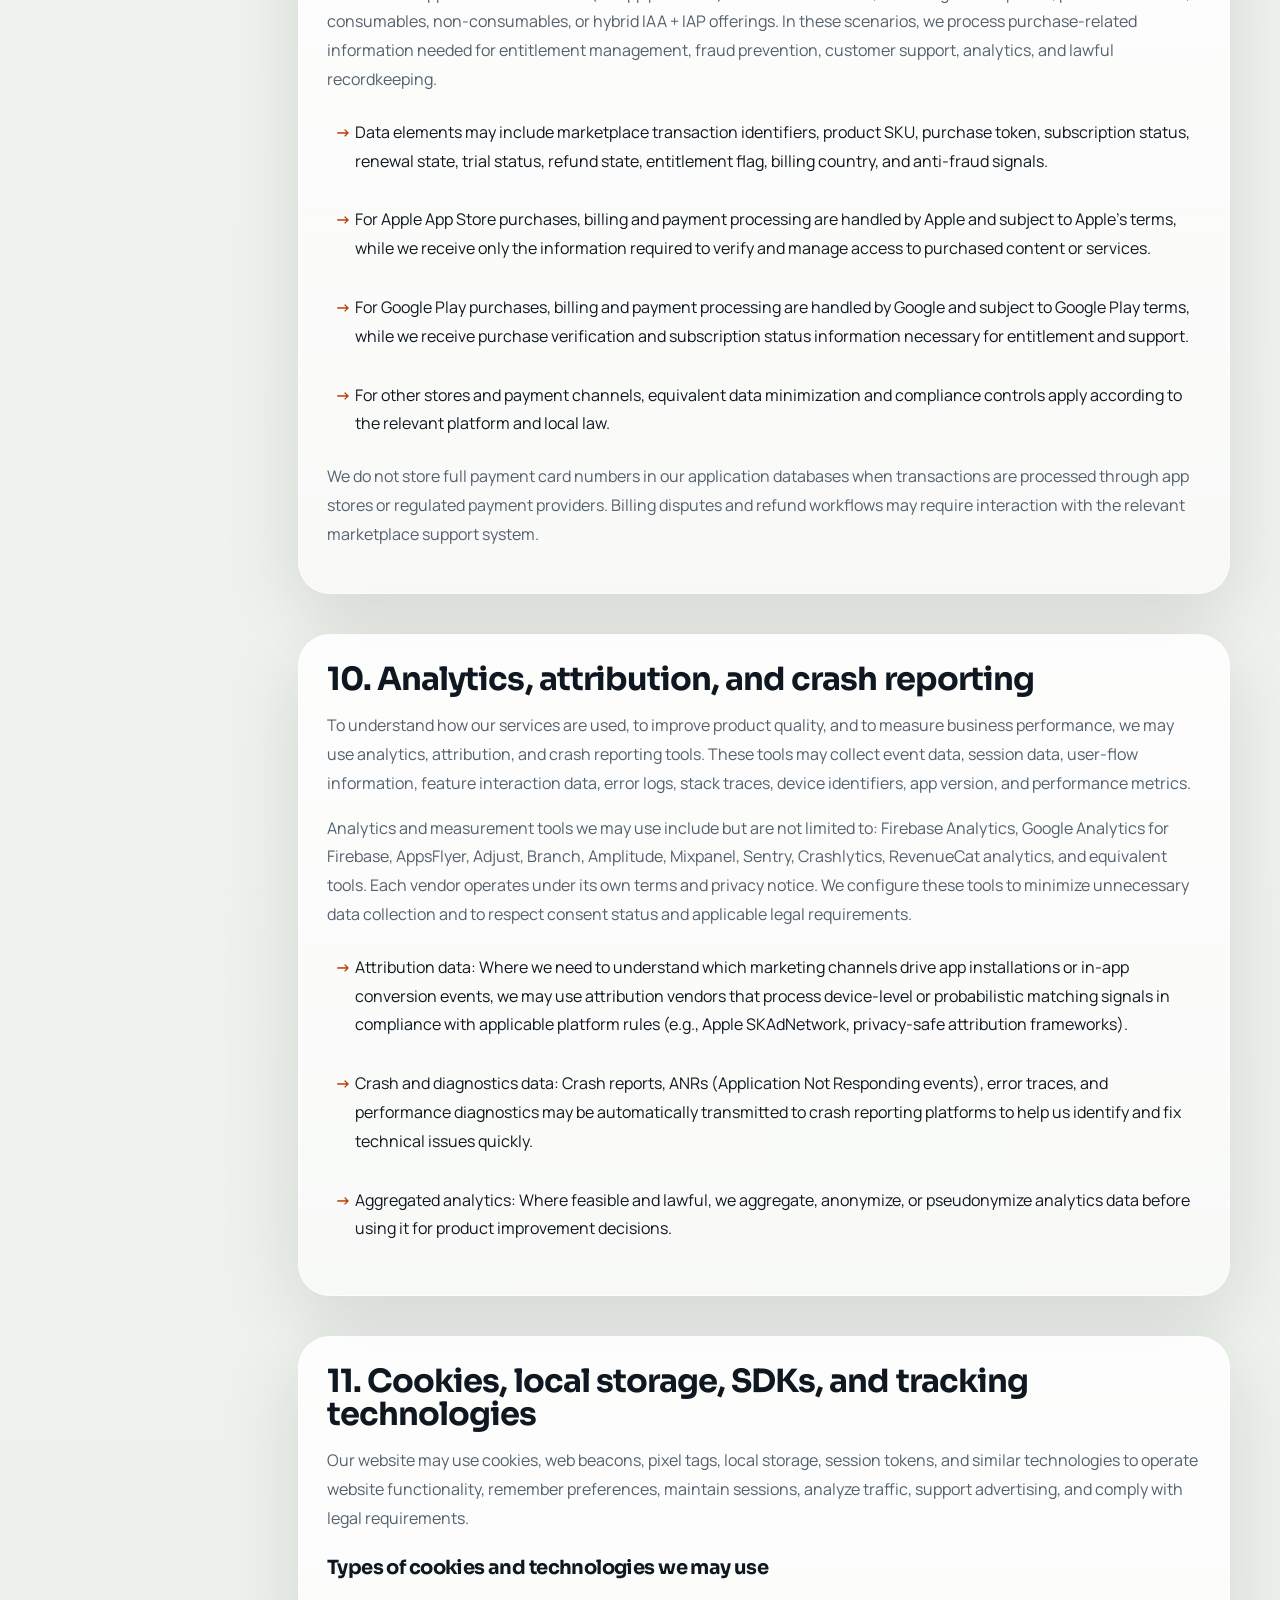
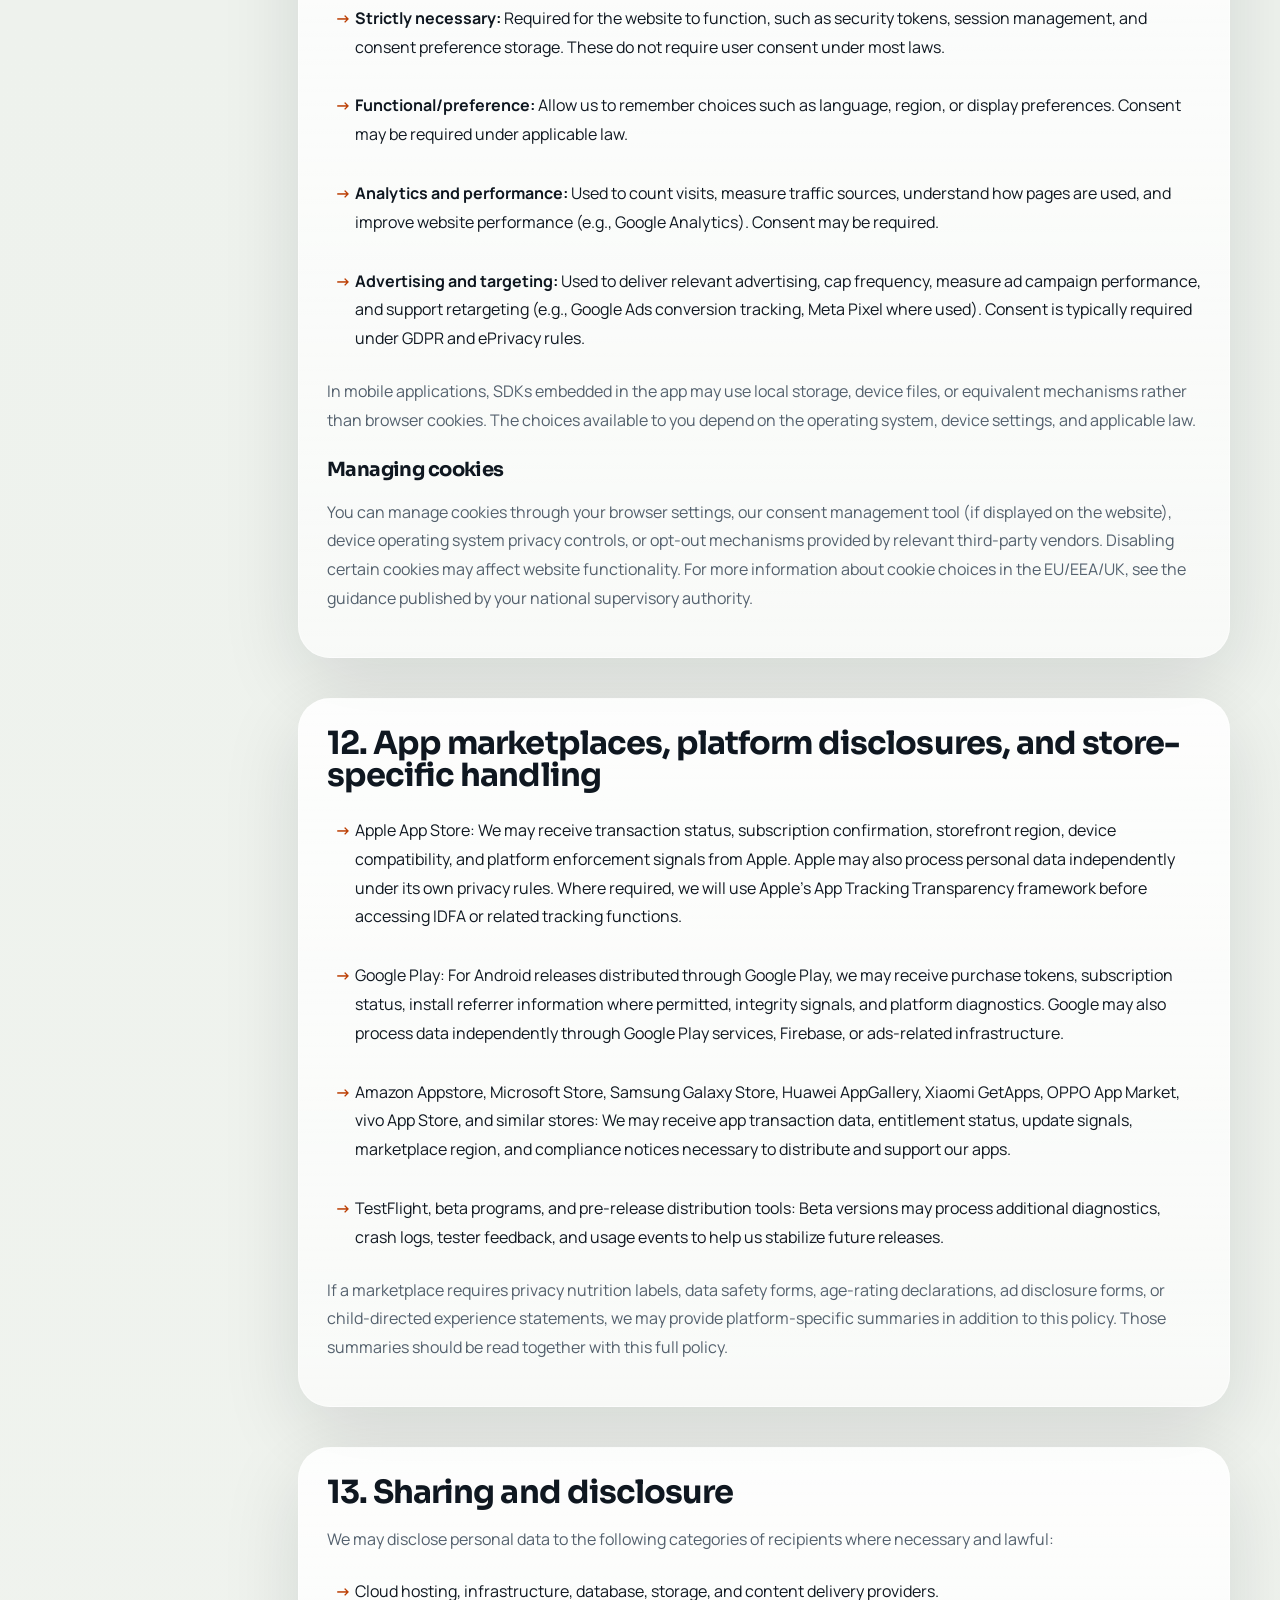
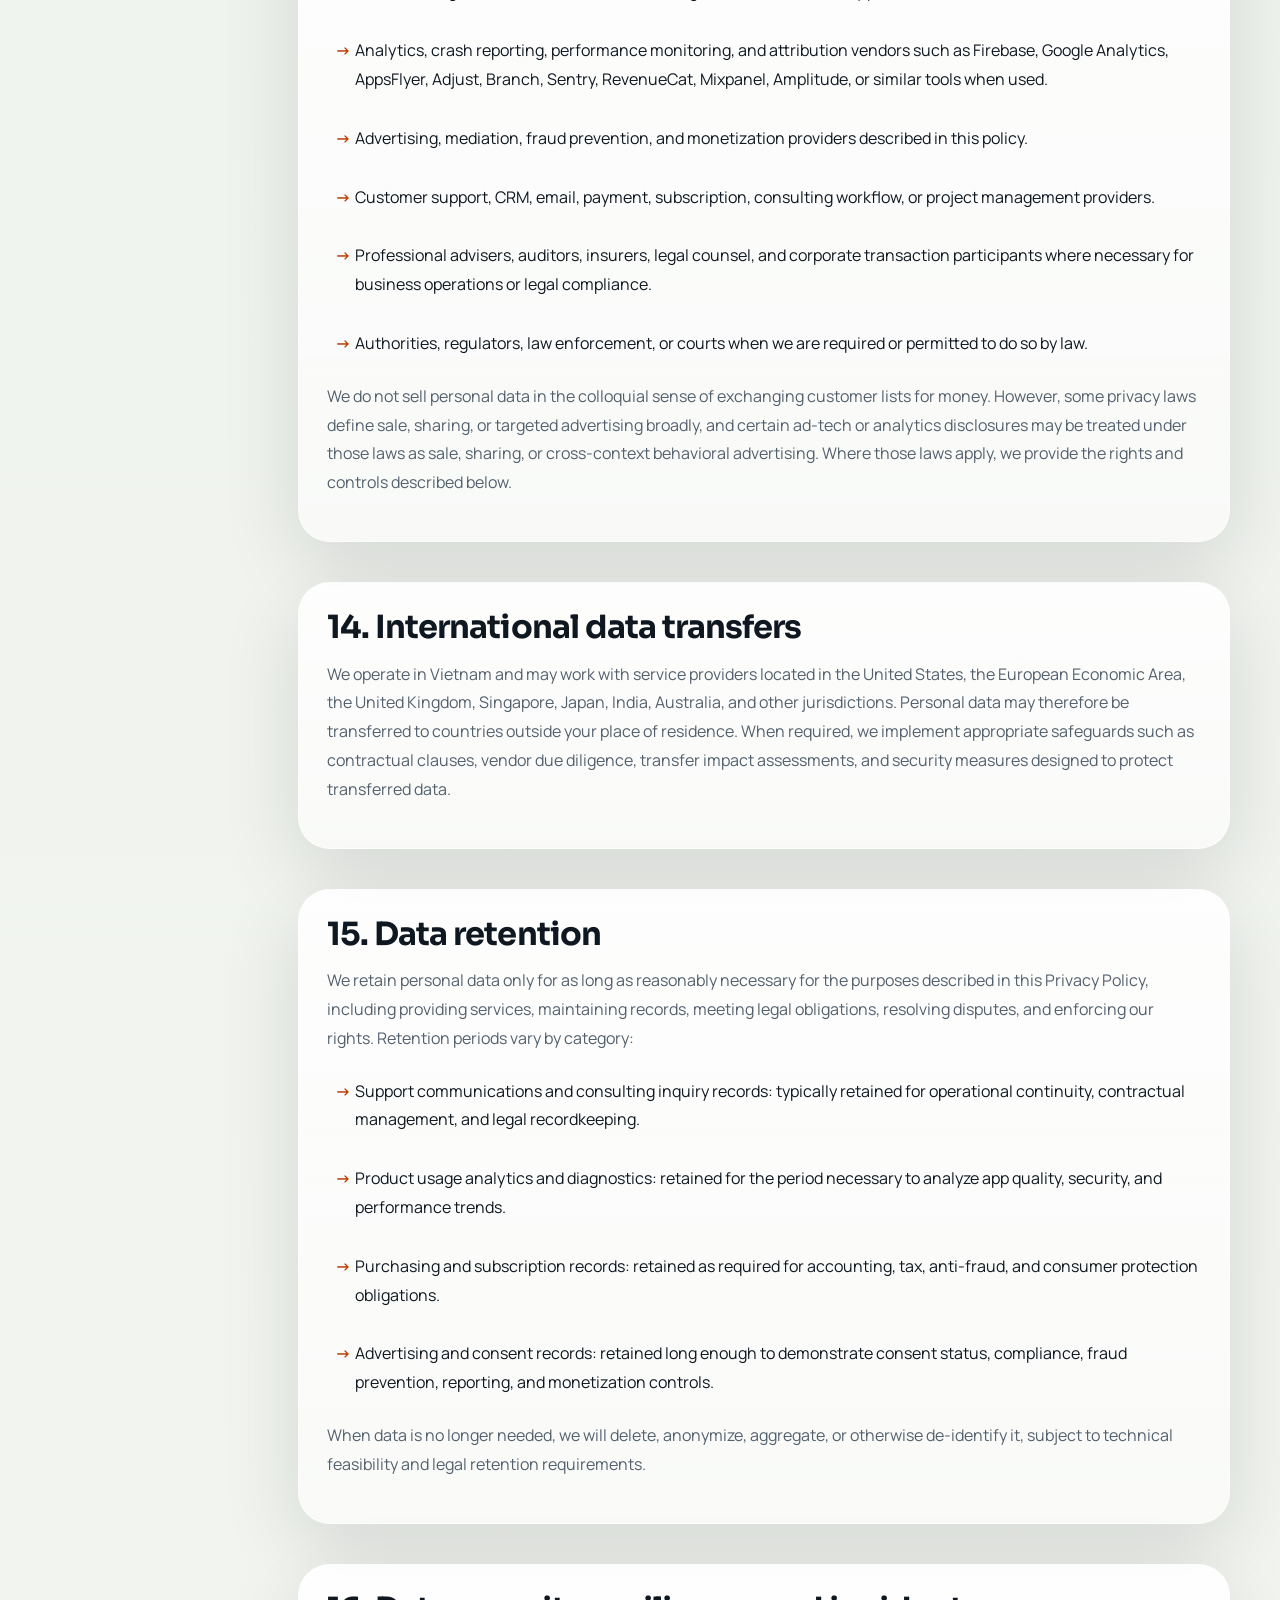
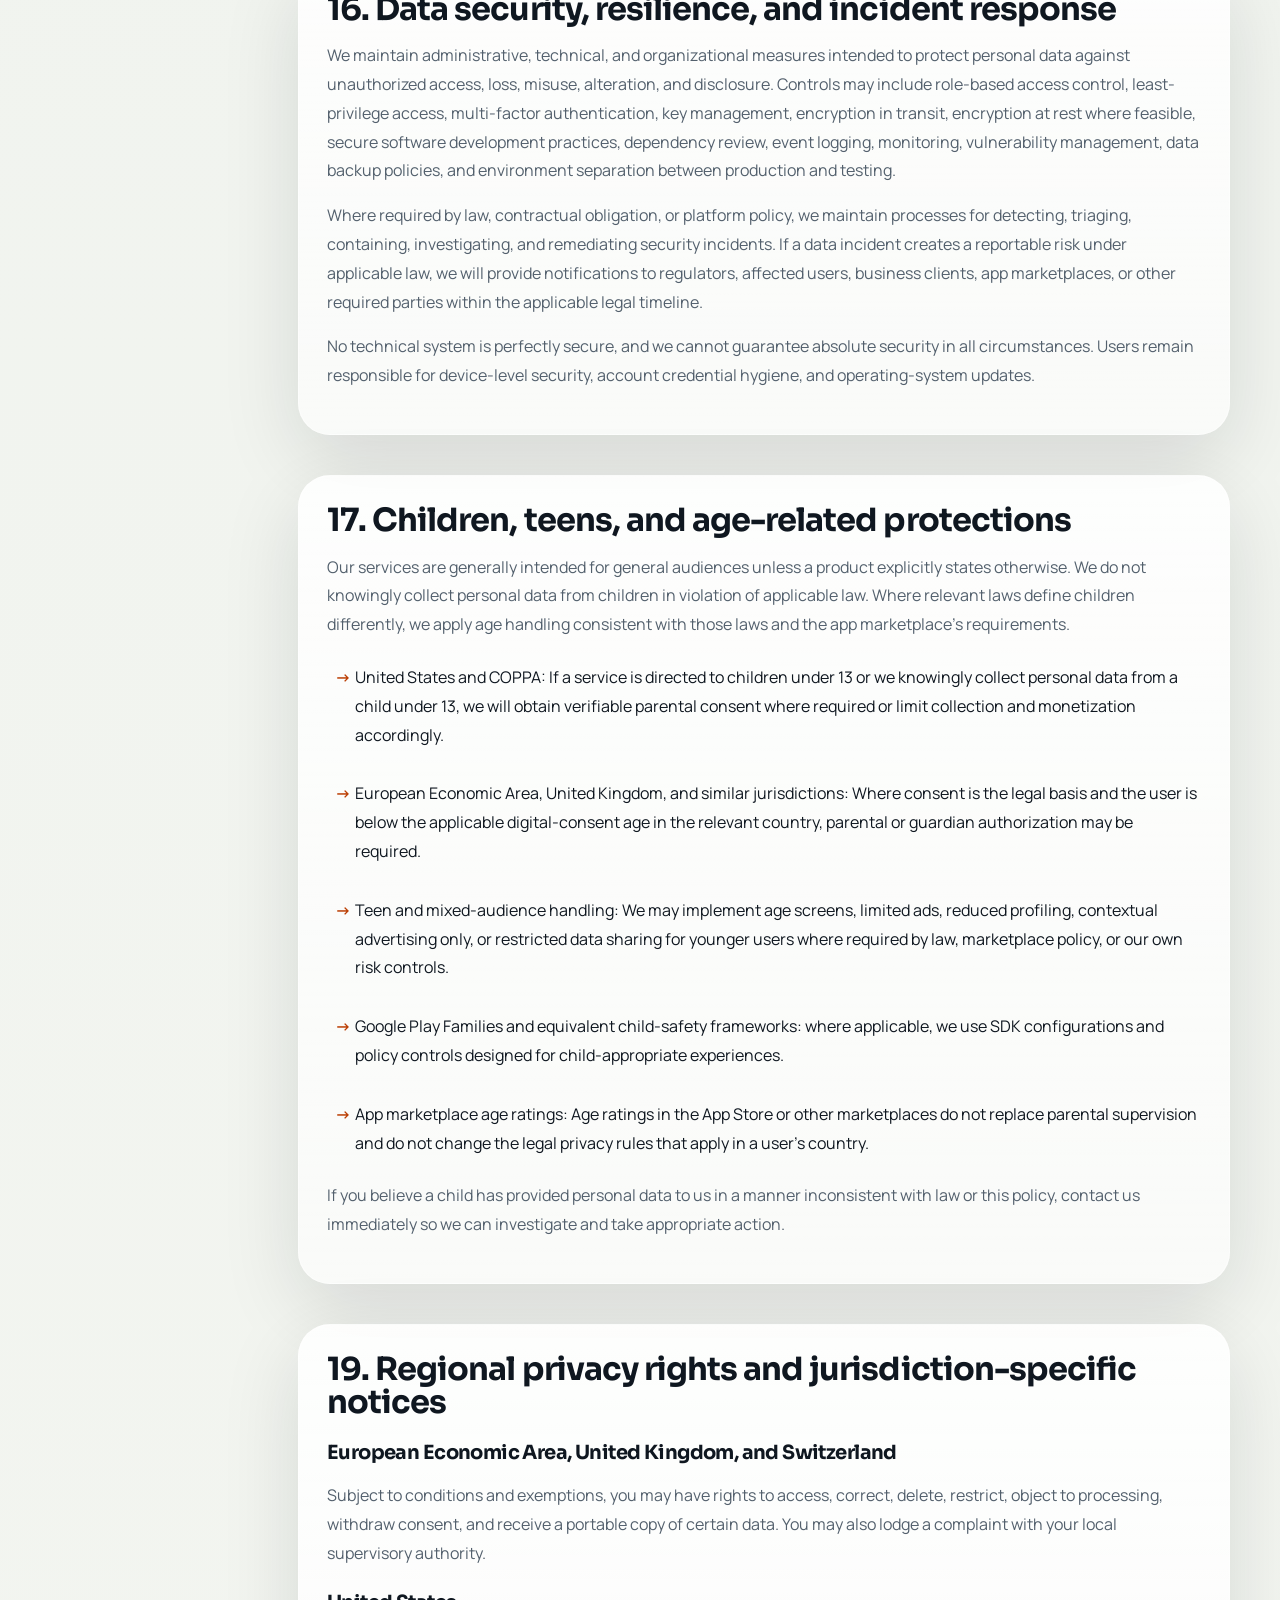
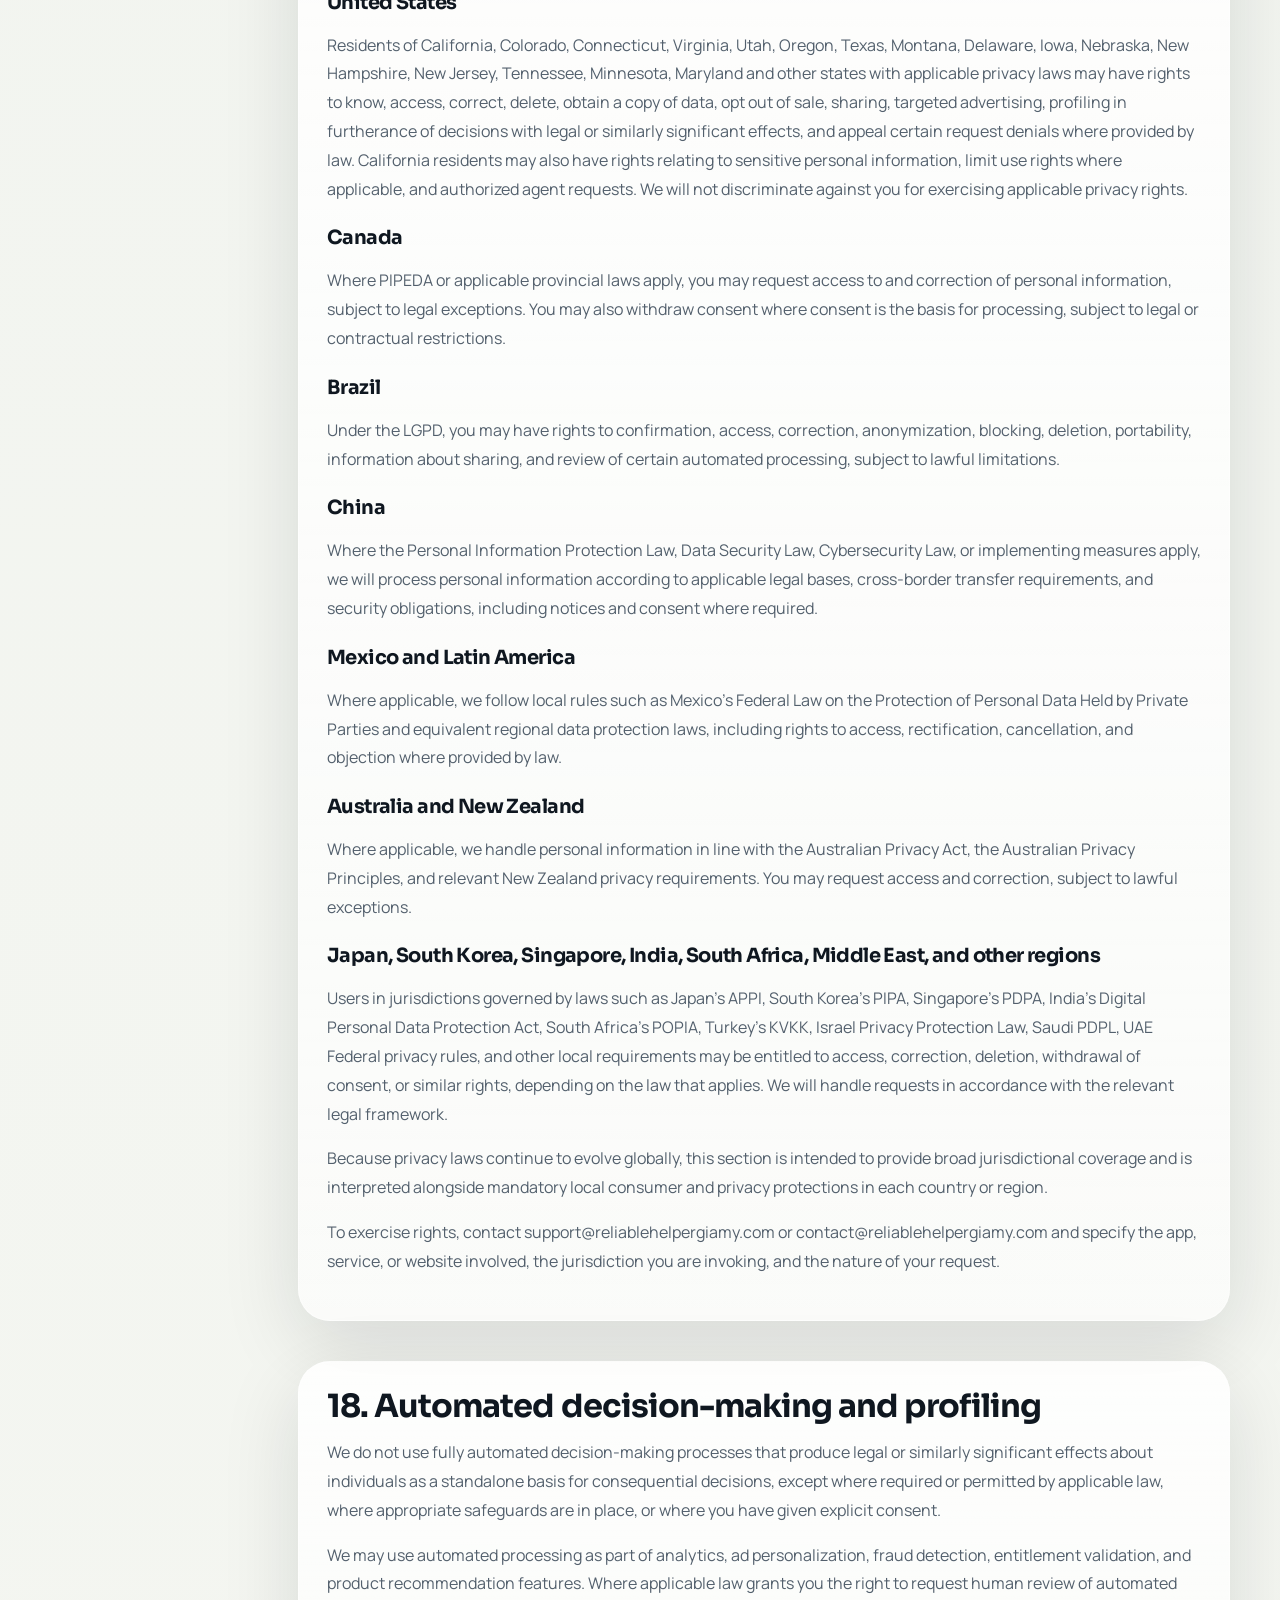
<file: privacy-policy.html>
<!DOCTYPE html>
<html lang="en">
<head>
  <meta charset="UTF-8">
  <meta name="viewport" content="width=device-width, initial-scale=1.0">
  <title>Privacy Policy | Reliable Helper Gia My</title>
  <meta name="description" content="Comprehensive privacy policy for Reliable Helper Gia My covering global app marketplaces, ad monetization platforms, age handling, and international privacy rights.">
  <meta name="robots" content="index,follow,max-image-preview:large,max-snippet:-1,max-video-preview:-1">
  <link rel="canonical" href="https://reliablehelpergiamy.com/privacy-policy.html">
  <link rel="icon" type="image/svg+xml" href="images/favicon.svg">
  <meta property="og:type" content="article">
  <meta property="og:title" content="Privacy Policy | Reliable Helper Gia My">
  <meta property="og:description" content="Global privacy disclosures for our website, mobile applications, consulting services, app store distribution, and advertising integrations.">
  <meta property="og:url" content="https://reliablehelpergiamy.com/privacy-policy.html">
  <meta property="og:image" content="https://reliablehelpergiamy.com/images/hero-network.png">
  <link rel="stylesheet" href="css/styles.css">
</head>
<body>
  <div class="site-shell">
    <header class="topbar">
      <div class="nav-wrap">
        <a class="brand" href="index.html" aria-label="Reliable Helper Gia My home">
          <img class="brand-mark" src="images/logo-mark.svg" alt="Reliable Helper Gia My logo">
          <span class="brand-copy"><strong>Reliable Helper Gia My</strong><span>Privacy policy</span></span>
        </a>
        <nav class="nav-links" aria-label="Primary navigation">
          <a data-nav-link href="index.html">Home</a>
          <a data-nav-link href="services.html">Services</a>
          <a data-nav-link href="culture.html">Culture</a>
          <a data-nav-link href="news.html">News</a>
          <a data-nav-link href="contact.html">Contact</a>
        </nav>
        <a class="nav-cta" href="contact.html">Contact privacy team</a>
        <button class="nav-toggle" type="button" data-nav-toggle aria-expanded="false" aria-label="Open navigation">
          <svg width="24" height="24" viewBox="0 0 24 24" fill="none" aria-hidden="true"><path d="M4 7H20" stroke="currentColor" stroke-width="1.8" stroke-linecap="round"/><path d="M4 12H20" stroke="currentColor" stroke-width="1.8" stroke-linecap="round"/><path d="M4 17H20" stroke="currentColor" stroke-width="1.8" stroke-linecap="round"/></svg>
        </button>
      </div>
      <div class="mobile-menu" data-mobile-menu>
        <a href="index.html">Home</a>
        <a href="services.html">Services</a>
        <a href="culture.html">Culture</a>
        <a href="news.html">News</a>
        <a href="contact.html">Contact</a>
      </div>
    </header>

    <main>
      <section class="hero policy-hero">
        <div class="container">
          <div class="panel" style="padding: 36px;" data-reveal>
            <span class="kicker">Privacy Policy — Last revised April 22, 2026</span>
            <h1>Global Privacy Policy: Website, Mobile Apps, IAA Advertising, IAP Purchases, Consulting, and App Marketplace Distribution.</h1>
            <p class="lead">This Privacy Policy explains how Reliable Helper Gia My ("we", "us", "our", or the "Company") collects, uses, stores, shares, and protects personal data in connection with: our corporate website at reliablehelpergiamy.com; all mobile applications we develop and publish; our IAA (in-app advertising) monetization operations; our IAP (in-app purchase) billing features; our app design and R&amp;D consulting services; our customer support and communication channels; and our publishing activities on the Apple App Store, Google Play, and other application marketplaces worldwide. By using any of our services, you acknowledge this Privacy Policy.</p>
          </div>
        </div>
      </section>

      <section>
        <div class="container policy-layout">
          <aside class="policy-nav" data-reveal>
            <h3>Table of Contents</h3>
            <a href="#controller">1. Controller and contact</a>
            <a href="#definitions">2. Definitions</a>
            <a href="#scope">3. Scope of this policy</a>
            <a href="#data-we-collect">4. Personal data we collect</a>
            <a href="#sources">5. How we collect data</a>
            <a href="#purposes">6. Purposes of processing</a>
            <a href="#legal-bases">7. Legal bases</a>
            <a href="#iaa">8. IAA: in-app advertising</a>
            <a href="#iap">9. IAP: purchases and subscriptions</a>
            <a href="#analytics">10. Analytics, attribution and crash reporting</a>
            <a href="#cookies">11. Cookies and tracking technologies</a>
            <a href="#marketplaces">12. App marketplace disclosures</a>
            <a href="#sharing">13. Data sharing and disclosure</a>
            <a href="#transfers">14. International transfers</a>
            <a href="#retention">15. Data retention</a>
            <a href="#security">16. Data security and incident response</a>
            <a href="#children">17. Children and age handling</a>
            <a href="#automated">18. Automated decision-making</a>
            <a href="#regions">19. Regional rights</a>
            <a href="#choices">20. Your choices and controls</a>
            <a href="#contact-rights">21. Submitting a data rights request</a>
            <a href="#updates">22. Policy changes</a>
          </aside>

          <div class="policy-content">
            <article class="policy-panel" id="controller">
              <h2>1. Controller identity and contact details</h2>
              <p>Reliable Helper Gia My ("we", "us", "our", or the "Company") is the data controller responsible for the processing of personal data described in this Privacy Policy, except where another party is expressly identified as an independent controller or processor. Our official contact details for all privacy-related inquiries are:</p>
              <ul class="policy-list">
                <li><strong>Organization:</strong> Reliable Helper Gia My</li>
                <li><strong>Website:</strong> reliablehelpergiamy.com</li>
                <li><strong>Business Support:</strong> support@reliablehelpergiamy.com</li>
                <li><strong>Privacy and Data Requests:</strong> contact@reliablehelpergiamy.com</li>
                <li><strong>Mailing Address:</strong> Hoa Lac High-Tech Park, Hanoi, Vietnam</li>
              </ul>
              <p>If you have questions about privacy, data protection obligations, ad monetization technology disclosures, age handling and parental consent, a data subject or consumer rights request, or wish to raise a concern, contact us at the addresses above. Please include sufficient detail for us to verify your identity, identify the relevant service, and understand the nature of your request so we can respond accurately and in a timely manner. We will acknowledge requests promptly and provide a substantive response within the timeframe required by applicable law.</p>
            </article>

            <article class="policy-panel" id="definitions">
              <h2>2. Key definitions used in this policy</h2>
              <p>The following terms have the meanings given below throughout this Privacy Policy:</p>
              <ul class="policy-list">
                <li><strong>Personal data / personal information:</strong> Any information relating to an identified or identifiable natural person, as defined by the applicable privacy law in the relevant jurisdiction.</li>
                <li><strong>Processing:</strong> Any operation performed on personal data, including collection, recording, storage, use, disclosure, transmission, deletion, or destruction.</li>
                <li><strong>Controller:</strong> The entity that determines the purposes and means of processing personal data. In the context of this Policy, that is Reliable Helper Gia My, unless otherwise stated.</li>
                <li><strong>Processor / service provider:</strong> A party that processes personal data on behalf of the controller according to instructions.</li>
                <li><strong>IAA (In-App Advertising):</strong> A monetization model in which mobile applications display advertising content to generate revenue, typically through ad networks, mediation platforms, programmatic exchanges, or direct ad integrations.</li>
                <li><strong>IAP (In-App Purchase):</strong> A commercial model in which users purchase digital content, features, subscriptions, consumables, or non-consumables inside a mobile application through an app marketplace billing system or other payment channel.</li>
                <li><strong>Advertising identifier:</strong> A resettable device-level identifier used for advertising measurement and targeting purposes, such as Apple's IDFA (Identifier for Advertisers) or Google's GAID/AAID (Google Advertising ID / Android Advertising ID).</li>
                <li><strong>Consent:</strong> A freely given, specific, informed, and unambiguous indication of agreement to the processing of personal data for a defined purpose, as required by GDPR, ePrivacy, and equivalent laws.</li>
                <li><strong>App marketplace:</strong> A digital distribution platform through which our applications are made available to users, such as the Apple App Store, Google Play, Amazon Appstore, Samsung Galaxy Store, Huawei AppGallery, Microsoft Store, or equivalent.</li>
                <li><strong>Services:</strong> Our website, mobile applications, consulting services, support channels, and any other digital or business products and activities described in this Policy.</li>
              </ul>
            </article>

            <article class="policy-panel" id="scope">
              <h2>3. Scope of this policy</h2>
              <p>This Privacy Policy applies to the following services and activities of Reliable Helper Gia My:</p>
              <ul class="policy-list">
                <li>Our corporate website and any related web pages operated under reliablehelpergiamy.com.</li>
                <li>Mobile applications we develop and publish through the Apple App Store, Google Play, Amazon Appstore, Samsung Galaxy Store, Huawei AppGallery, Microsoft Store, Xiaomi GetApps, OPPO App Market, vivo App Store, and other digital distribution channels and app marketplaces worldwide.</li>
                <li>Ad-supported app experiences using IAA models, including apps that display app open ads, rewarded video ads, interstitial ads, banner ads, native ads, and mediated or programmatic advertising.</li>
                <li>IAP-supported experiences including subscriptions, premium unlocks, consumables, non-consumables, and hybrid IAA + IAP monetization models.</li>
                <li>Customer support, marketing, analytics, crash reporting, fraud prevention, and consulting services we provide to users, clients, and partners.</li>
                <li>Pre-release testing, beta distribution, market research, and service improvement activities related to our applications and consulting engagements.</li>
                <li>Our consulting services: app design consulting and full-process utility app research and development consulting.</li>
              </ul>
              <p>This policy does not govern how independent third parties — including app stores, payment processors, operating system providers, advertising and analytics vendors, and external website operators — process personal data for their own purposes. Those parties maintain their own privacy notices, terms, and user controls, which we encourage you to review.</p>
            </article>

            <article class="policy-panel" id="data-we-collect">
              <h2>4. Categories of personal data we collect</h2>
              <p>Depending on the product, channel, and applicable law, we may collect the following categories of personal data and related information:</p>
              <div class="policy-columns">
                <div>
                  <h3>Identifiers and account-related data</h3>
                  <p>Name, email address, account alias, support ticket information, internal customer identifiers, app instance identifiers, advertising identifiers where permitted, app marketplace account-related transaction references, and records you provide through contact forms or support channels.</p>
                </div>
                <div>
                  <h3>Device and technical data</h3>
                  <p>Device model, operating system, language settings, time zone, app version, network type, IP address, country or region inferred from network information, crash data, performance diagnostics, and device status information where relevant to the app's function.</p>
                </div>
                <div>
                  <h3>Usage and interaction data</h3>
                  <p>Feature usage, session events, button taps, screen views, interaction timing, engagement history, preference settings, onboarding completion status, consent choices, and in-app events necessary to operate, improve, or monetize the service.</p>
                </div>
                <div>
                  <h3>User-provided content</h3>
                  <p>Notes, mood entries, habit records, saved inspiration, reminder settings, decision inputs, support messages, feedback, attachments, and any other content you choose to submit in an app or through our website.</p>
                </div>
                <div>
                  <h3>Purchasing and commercial data</h3>
                  <p>Subscription status, trial eligibility, purchase tokens or receipts, plan tier, refund status, and marketplace transaction references supplied by Apple, Google, Microsoft, Amazon, Stripe, or other payment or commerce providers.</p>
                </div>
                <div>
                  <h3>Advertising and marketing data</h3>
                  <p>Ad request data, impression events, click events, monetization performance signals, consent state, frequency capping data, mediated waterfall or bidding signals, campaign attribution data, and anti-fraud or invalid-traffic signals.</p>
                </div>
              </div>
              <p>We do not intentionally collect government-issued identifiers, precise geolocation, biometric templates, payment card numbers, or special category data unless the specific service clearly requires it and lawful handling standards are met. If such data is inadvertently provided, we will use commercially reasonable efforts to remove or minimize it where feasible.</p>
            </article>

            <article class="policy-panel" id="sources">
              <h2>5. How we collect data</h2>
              <ul class="policy-list">
                <li>Directly from you when you create a profile, contact support, submit feedback, join a waitlist, request consulting services, respond to surveys, or use app features.</li>
                <li>Automatically from your device or browser through cookies, SDKs, pixels, local storage, server logs, APIs, crash reporting tools, and analytics frameworks when you interact with our website or apps.</li>
                <li>From app marketplaces, payment processors, attribution vendors, ad mediation partners, or analytics providers that confirm transactions, subscriptions, campaign performance, device signals, or compliance-relevant events.</li>
                <li>From business clients or partners when they engage us for consulting, implementation support, or co-publishing activities.</li>
              </ul>
            </article>

            <article class="policy-panel" id="purposes">
              <h2>6. Purposes of processing</h2>
              <p>We use personal data only where there is a valid operational, contractual, compliance, security, or legitimate business reason. Purposes may include:</p>
              <ul class="policy-list">
                <li>Providing, maintaining, and improving our website, mobile apps, product features, and consulting services.</li>
                <li>Authenticating users, preventing abuse, detecting fraud, debugging errors, and protecting platform integrity.</li>
                <li>Responding to customer support requests, partnership inquiries, billing questions, or consulting communications.</li>
                <li>Measuring usage, product quality, engagement, feature performance, conversion, retention, and release stability.</li>
                <li>Supporting lawful advertising, consent management, monetization reporting, and ad frequency or anti-fraud controls.</li>
                <li>Complying with legal obligations, app store policies, tax rules, accounting requirements, security obligations, and regulatory requests.</li>
                <li>Sending service communications, policy updates, or, where permitted, marketing messages and product announcements.</li>
              </ul>
            </article>

            <article class="policy-panel" id="legal-bases">
              <h2>7. Legal bases for processing</h2>
              <p>Where the General Data Protection Regulation, the UK GDPR, the Swiss Federal Act on Data Protection, or equivalent laws apply, we rely on one or more of the following legal bases:</p>
              <ul class="policy-list">
                <li>Performance of a contract or steps requested before entering a contract, such as providing an app feature, processing a support request, or delivering consulting services.</li>
                <li>Legitimate interests, such as securing our services, understanding usage, improving product quality, operating our business, preventing misuse, and supporting non-invasive service analytics, provided those interests are not overridden by your rights.</li>
                <li>Consent, where required, including for certain advertising technologies, cookies, tracking, or direct marketing communications.</li>
                <li>Compliance with legal obligations, such as recordkeeping, responding to law-enforcement requests, resolving disputes, or meeting platform and regulatory requirements.</li>
              </ul>
            </article>

            <article class="policy-panel" id="iaa">
              <h2>8. IAA advertising, ad monetization, and advertising technology disclosures</h2>
              <p>Some of our mobile applications use an IAA (in-app advertising) monetization model. IAA may include app open ads, rewarded video ads, interstitial ads, banner ads, native ads, offerwall-style experiences where lawful, or other ad-supported placements compatible with the app, the relevant marketplace rules, and local law.</p>
              <p>IAA delivery is configured by product type, user region, consent status, age screen result, and platform policy. For younger users or restricted jurisdictions, we may disable personalized advertising, reduce ad request signals, or use contextual-only ads.</p>
              <h3>Ad platforms and mediation partners</h3>
              <p>Depending on the application, geography, and release configuration, our apps may integrate or work with one or more advertising, bidding, mediation, measurement, fraud prevention, or monetization vendors, including Google AdMob, Google Ad Manager, AdMob Mediation, AppLovin MAX, AppLovin Exchange, Meta Audience Network, Unity Ads, Unity LevelPlay, ironSource, Mintegral, Pangle, Chartboost, Liftoff Monetize (formerly Vungle), DT Exchange, Fyber, HyprMX, InMobi, Moloco, Smaato, PubMatic, OpenX, Index Exchange, TripleLift, Magnite, Yahoo Advertising, AdColony where available, Ogury, Start.io, Tapjoy, BidMachine, Yandex Ads where lawful, Amazon Publisher Services, Criteo, Digital Turbine, and other equivalent ad monetization, exchange, measurement, anti-fraud, or consent partners that may be added over time.</p>
              <h3>What ad-related data may be processed</h3>
              <ul class="policy-list">
                <li>Advertising identifiers such as IDFA, GAID, AAID, app set ID, device identifiers, and similar identifiers where permitted by platform settings and law.</li>
                <li>IP address, approximate geolocation derived from IP or device region, language, device model, OS version, ad interaction events, impression timing, click data, frequency capping information, invalid traffic signals, consent strings, and anti-fraud data.</li>
                <li>Contextual information about app session state, ad placement category, screen size, app version, and ad performance signals used for fill optimization, fraud prevention, mediation logic, reporting, or measurement.</li>
              </ul>
              <h3>Compliance and consent</h3>
              <p>Where required, we request consent before using advertising identifiers, personalized advertising, or non-essential tracking technologies. For users in the European Economic Area, the United Kingdom, and Switzerland, our apps may display consent prompts compliant with applicable ePrivacy, GDPR, UK GDPR, or IAB Transparency and Consent Framework expectations where supported by the vendor stack. For users in the United States, we may provide notice, opt-out, or limited-use data handling workflows as required by state privacy laws. For children or teen-directed experiences, we may restrict ad features, use contextual-only advertising, or disable certain data-sharing mechanisms entirely.</p>
              <h3>Marketplace and ad policy alignment</h3>
              <p>We aim to operate our IAA integrations in a manner consistent with Apple App Store Review Guidelines, Apple's App Tracking Transparency requirements, Apple Privacy Nutrition Label disclosures, Google Play User Data Policy, Google Play Data safety requirements, Google Play Families Policy where relevant, COPPA obligations, age-gating requirements, deceptive design restrictions, and other marketplace standards. Not all ad vendors are used in every app, and some vendors or ad formats may be disabled for certain regions, audiences, or product categories.</p>
            </article>

            <article class="policy-panel" id="iap">
              <h2>9. IAP purchases, subscriptions, and billing privacy disclosures</h2>
              <p>Some of our applications use an IAP (in-app purchase) monetization model, including subscriptions, premium unlocks, consumables, non-consumables, or hybrid IAA + IAP offerings. In these scenarios, we process purchase-related information needed for entitlement management, fraud prevention, customer support, analytics, and lawful recordkeeping.</p>
              <ul class="policy-list">
                <li>Data elements may include marketplace transaction identifiers, product SKU, purchase token, subscription status, renewal state, trial status, refund state, entitlement flag, billing country, and anti-fraud signals.</li>
                <li>For Apple App Store purchases, billing and payment processing are handled by Apple and subject to Apple's terms, while we receive only the information required to verify and manage access to purchased content or services.</li>
                <li>For Google Play purchases, billing and payment processing are handled by Google and subject to Google Play terms, while we receive purchase verification and subscription status information necessary for entitlement and support.</li>
                <li>For other stores and payment channels, equivalent data minimization and compliance controls apply according to the relevant platform and local law.</li>
              </ul>
              <p>We do not store full payment card numbers in our application databases when transactions are processed through app stores or regulated payment providers. Billing disputes and refund workflows may require interaction with the relevant marketplace support system.</p>
            </article>

            <article class="policy-panel" id="analytics">
              <h2>10. Analytics, attribution, and crash reporting</h2>
              <p>To understand how our services are used, to improve product quality, and to measure business performance, we may use analytics, attribution, and crash reporting tools. These tools may collect event data, session data, user-flow information, feature interaction data, error logs, stack traces, device identifiers, app version, and performance metrics.</p>
              <p>Analytics and measurement tools we may use include but are not limited to: Firebase Analytics, Google Analytics for Firebase, AppsFlyer, Adjust, Branch, Amplitude, Mixpanel, Sentry, Crashlytics, RevenueCat analytics, and equivalent tools. Each vendor operates under its own terms and privacy notice. We configure these tools to minimize unnecessary data collection and to respect consent status and applicable legal requirements.</p>
              <ul class="policy-list">
                <li>Attribution data: Where we need to understand which marketing channels drive app installations or in-app conversion events, we may use attribution vendors that process device-level or probabilistic matching signals in compliance with applicable platform rules (e.g., Apple SKAdNetwork, privacy-safe attribution frameworks).</li>
                <li>Crash and diagnostics data: Crash reports, ANRs (Application Not Responding events), error traces, and performance diagnostics may be automatically transmitted to crash reporting platforms to help us identify and fix technical issues quickly.</li>
                <li>Aggregated analytics: Where feasible and lawful, we aggregate, anonymize, or pseudonymize analytics data before using it for product improvement decisions.</li>
              </ul>
            </article>

            <article class="policy-panel" id="cookies">
              <h2>11. Cookies, local storage, SDKs, and tracking technologies</h2>
              <p>Our website may use cookies, web beacons, pixel tags, local storage, session tokens, and similar technologies to operate website functionality, remember preferences, maintain sessions, analyze traffic, support advertising, and comply with legal requirements.</p>
              <h3>Types of cookies and technologies we may use</h3>
              <ul class="policy-list">
                <li><strong>Strictly necessary:</strong> Required for the website to function, such as security tokens, session management, and consent preference storage. These do not require user consent under most laws.</li>
                <li><strong>Functional/preference:</strong> Allow us to remember choices such as language, region, or display preferences. Consent may be required under applicable law.</li>
                <li><strong>Analytics and performance:</strong> Used to count visits, measure traffic sources, understand how pages are used, and improve website performance (e.g., Google Analytics). Consent may be required.</li>
                <li><strong>Advertising and targeting:</strong> Used to deliver relevant advertising, cap frequency, measure ad campaign performance, and support retargeting (e.g., Google Ads conversion tracking, Meta Pixel where used). Consent is typically required under GDPR and ePrivacy rules.</li>
              </ul>
              <p>In mobile applications, SDKs embedded in the app may use local storage, device files, or equivalent mechanisms rather than browser cookies. The choices available to you depend on the operating system, device settings, and applicable law.</p>
              <h3>Managing cookies</h3>
              <p>You can manage cookies through your browser settings, our consent management tool (if displayed on the website), device operating system privacy controls, or opt-out mechanisms provided by relevant third-party vendors. Disabling certain cookies may affect website functionality. For more information about cookie choices in the EU/EEA/UK, see the guidance published by your national supervisory authority.</p>
            </article>

            <article class="policy-panel" id="marketplaces">
              <h2>12. App marketplaces, platform disclosures, and store-specific handling</h2>
              <ul class="policy-list">
                <li>Apple App Store: We may receive transaction status, subscription confirmation, storefront region, device compatibility, and platform enforcement signals from Apple. Apple may also process personal data independently under its own privacy rules. Where required, we will use Apple's App Tracking Transparency framework before accessing IDFA or related tracking functions.</li>
                <li>Google Play: For Android releases distributed through Google Play, we may receive purchase tokens, subscription status, install referrer information where permitted, integrity signals, and platform diagnostics. Google may also process data independently through Google Play services, Firebase, or ads-related infrastructure.</li>
                <li>Amazon Appstore, Microsoft Store, Samsung Galaxy Store, Huawei AppGallery, Xiaomi GetApps, OPPO App Market, vivo App Store, and similar stores: We may receive app transaction data, entitlement status, update signals, marketplace region, and compliance notices necessary to distribute and support our apps.</li>
                <li>TestFlight, beta programs, and pre-release distribution tools: Beta versions may process additional diagnostics, crash logs, tester feedback, and usage events to help us stabilize future releases.</li>
              </ul>
              <p>If a marketplace requires privacy nutrition labels, data safety forms, age-rating declarations, ad disclosure forms, or child-directed experience statements, we may provide platform-specific summaries in addition to this policy. Those summaries should be read together with this full policy.</p>
            </article>

            <article class="policy-panel" id="sharing">
              <h2>13. Sharing and disclosure</h2>
              <p>We may disclose personal data to the following categories of recipients where necessary and lawful:</p>
              <ul class="policy-list">
                <li>Cloud hosting, infrastructure, database, storage, and content delivery providers.</li>
                <li>Analytics, crash reporting, performance monitoring, and attribution vendors such as Firebase, Google Analytics, AppsFlyer, Adjust, Branch, Sentry, RevenueCat, Mixpanel, Amplitude, or similar tools when used.</li>
                <li>Advertising, mediation, fraud prevention, and monetization providers described in this policy.</li>
                <li>Customer support, CRM, email, payment, subscription, consulting workflow, or project management providers.</li>
                <li>Professional advisers, auditors, insurers, legal counsel, and corporate transaction participants where necessary for business operations or legal compliance.</li>
                <li>Authorities, regulators, law enforcement, or courts when we are required or permitted to do so by law.</li>
              </ul>
              <p>We do not sell personal data in the colloquial sense of exchanging customer lists for money. However, some privacy laws define sale, sharing, or targeted advertising broadly, and certain ad-tech or analytics disclosures may be treated under those laws as sale, sharing, or cross-context behavioral advertising. Where those laws apply, we provide the rights and controls described below.</p>
            </article>

            <article class="policy-panel" id="transfers">
              <h2>14. International data transfers</h2>
              <p>We operate in Vietnam and may work with service providers located in the United States, the European Economic Area, the United Kingdom, Singapore, Japan, India, Australia, and other jurisdictions. Personal data may therefore be transferred to countries outside your place of residence. When required, we implement appropriate safeguards such as contractual clauses, vendor due diligence, transfer impact assessments, and security measures designed to protect transferred data.</p>
            </article>

            <article class="policy-panel" id="retention">
              <h2>15. Data retention</h2>
              <p>We retain personal data only for as long as reasonably necessary for the purposes described in this Privacy Policy, including providing services, maintaining records, meeting legal obligations, resolving disputes, and enforcing our rights. Retention periods vary by category:</p>
              <ul class="policy-list">
                <li>Support communications and consulting inquiry records: typically retained for operational continuity, contractual management, and legal recordkeeping.</li>
                <li>Product usage analytics and diagnostics: retained for the period necessary to analyze app quality, security, and performance trends.</li>
                <li>Purchasing and subscription records: retained as required for accounting, tax, anti-fraud, and consumer protection obligations.</li>
                <li>Advertising and consent records: retained long enough to demonstrate consent status, compliance, fraud prevention, reporting, and monetization controls.</li>
              </ul>
              <p>When data is no longer needed, we will delete, anonymize, aggregate, or otherwise de-identify it, subject to technical feasibility and legal retention requirements.</p>
            </article>

            <article class="policy-panel" id="security">
              <h2>16. Data security, resilience, and incident response</h2>
              <p>We maintain administrative, technical, and organizational measures intended to protect personal data against unauthorized access, loss, misuse, alteration, and disclosure. Controls may include role-based access control, least-privilege access, multi-factor authentication, key management, encryption in transit, encryption at rest where feasible, secure software development practices, dependency review, event logging, monitoring, vulnerability management, data backup policies, and environment separation between production and testing.</p>
              <p>Where required by law, contractual obligation, or platform policy, we maintain processes for detecting, triaging, containing, investigating, and remediating security incidents. If a data incident creates a reportable risk under applicable law, we will provide notifications to regulators, affected users, business clients, app marketplaces, or other required parties within the applicable legal timeline.</p>
              <p>No technical system is perfectly secure, and we cannot guarantee absolute security in all circumstances. Users remain responsible for device-level security, account credential hygiene, and operating-system updates.</p>
            </article>

            <article class="policy-panel" id="children">
              <h2>17. Children, teens, and age-related protections</h2>
              <p>Our services are generally intended for general audiences unless a product explicitly states otherwise. We do not knowingly collect personal data from children in violation of applicable law. Where relevant laws define children differently, we apply age handling consistent with those laws and the app marketplace's requirements.</p>
              <ul class="policy-list">
                <li>United States and COPPA: If a service is directed to children under 13 or we knowingly collect personal data from a child under 13, we will obtain verifiable parental consent where required or limit collection and monetization accordingly.</li>
                <li>European Economic Area, United Kingdom, and similar jurisdictions: Where consent is the legal basis and the user is below the applicable digital-consent age in the relevant country, parental or guardian authorization may be required.</li>
                <li>Teen and mixed-audience handling: We may implement age screens, limited ads, reduced profiling, contextual advertising only, or restricted data sharing for younger users where required by law, marketplace policy, or our own risk controls.</li>
                <li>Google Play Families and equivalent child-safety frameworks: where applicable, we use SDK configurations and policy controls designed for child-appropriate experiences.</li>
                <li>App marketplace age ratings: Age ratings in the App Store or other marketplaces do not replace parental supervision and do not change the legal privacy rules that apply in a user's country.</li>
              </ul>
              <p>If you believe a child has provided personal data to us in a manner inconsistent with law or this policy, contact us immediately so we can investigate and take appropriate action.</p>
            </article>

            <article class="policy-panel" id="regions">
              <h2>19. Regional privacy rights and jurisdiction-specific notices</h2>
              <h3>European Economic Area, United Kingdom, and Switzerland</h3>
              <p>Subject to conditions and exemptions, you may have rights to access, correct, delete, restrict, object to processing, withdraw consent, and receive a portable copy of certain data. You may also lodge a complaint with your local supervisory authority.</p>
              <h3>United States</h3>
              <p>Residents of California, Colorado, Connecticut, Virginia, Utah, Oregon, Texas, Montana, Delaware, Iowa, Nebraska, New Hampshire, New Jersey, Tennessee, Minnesota, Maryland and other states with applicable privacy laws may have rights to know, access, correct, delete, obtain a copy of data, opt out of sale, sharing, targeted advertising, profiling in furtherance of decisions with legal or similarly significant effects, and appeal certain request denials where provided by law. California residents may also have rights relating to sensitive personal information, limit use rights where applicable, and authorized agent requests. We will not discriminate against you for exercising applicable privacy rights.</p>
              <h3>Canada</h3>
              <p>Where PIPEDA or applicable provincial laws apply, you may request access to and correction of personal information, subject to legal exceptions. You may also withdraw consent where consent is the basis for processing, subject to legal or contractual restrictions.</p>
              <h3>Brazil</h3>
              <p>Under the LGPD, you may have rights to confirmation, access, correction, anonymization, blocking, deletion, portability, information about sharing, and review of certain automated processing, subject to lawful limitations.</p>
              <h3>China</h3>
              <p>Where the Personal Information Protection Law, Data Security Law, Cybersecurity Law, or implementing measures apply, we will process personal information according to applicable legal bases, cross-border transfer requirements, and security obligations, including notices and consent where required.</p>
              <h3>Mexico and Latin America</h3>
              <p>Where applicable, we follow local rules such as Mexico's Federal Law on the Protection of Personal Data Held by Private Parties and equivalent regional data protection laws, including rights to access, rectification, cancellation, and objection where provided by law.</p>
              <h3>Australia and New Zealand</h3>
              <p>Where applicable, we handle personal information in line with the Australian Privacy Act, the Australian Privacy Principles, and relevant New Zealand privacy requirements. You may request access and correction, subject to lawful exceptions.</p>
              <h3>Japan, South Korea, Singapore, India, South Africa, Middle East, and other regions</h3>
              <p>Users in jurisdictions governed by laws such as Japan's APPI, South Korea's PIPA, Singapore's PDPA, India's Digital Personal Data Protection Act, South Africa's POPIA, Turkey's KVKK, Israel Privacy Protection Law, Saudi PDPL, UAE Federal privacy rules, and other local requirements may be entitled to access, correction, deletion, withdrawal of consent, or similar rights, depending on the law that applies. We will handle requests in accordance with the relevant legal framework.</p>
              <p>Because privacy laws continue to evolve globally, this section is intended to provide broad jurisdictional coverage and is interpreted alongside mandatory local consumer and privacy protections in each country or region.</p>
              <p>To exercise rights, contact support@reliablehelpergiamy.com or contact@reliablehelpergiamy.com and specify the app, service, or website involved, the jurisdiction you are invoking, and the nature of your request.</p>
            </article>

            <article class="policy-panel" id="automated">
              <h2>18. Automated decision-making and profiling</h2>
              <p>We do not use fully automated decision-making processes that produce legal or similarly significant effects about individuals as a standalone basis for consequential decisions, except where required or permitted by applicable law, where appropriate safeguards are in place, or where you have given explicit consent.</p>
              <p>We may use automated processing as part of analytics, ad personalization, fraud detection, entitlement validation, and product recommendation features. Where applicable law grants you the right to request human review of automated decisions, to object to profiling, or to obtain an explanation of the logic used, we will respond to such requests in accordance with the law that applies to you.</p>
              <p>Ad personalization by third-party advertising vendors may involve profiling based on inferred interests, behavioral signals, or modeled audiences. You can control ad personalization through consent tools, device settings, and the opt-out mechanisms described in the choices section.</p>
            </article>

            <article class="policy-panel" id="choices">
              <h2>20. Your choices and controls</h2>
              <ul class="policy-list">
                <li>You may contact us to access, correct, or request deletion of certain personal data.</li>
                <li>You may opt out of marketing emails by using the unsubscribe method provided in the message or by contacting us.</li>
                <li>You may control cookies and similar technologies through browser settings, consent banners, or device controls where available.</li>
                <li>You may control ad tracking through Apple App Tracking Transparency settings, Android privacy controls, limit ad tracking features, or equivalent device-level settings.</li>
                <li>You may reset advertising identifiers, disable personalized advertising where supported, or use state-law opt-out mechanisms if available.</li>
                <li>You may stop using an app and uninstall it, although some data may still be retained for legal, security, accounting, or anti-fraud reasons.</li>
              </ul>
              <p>Our website currently does not guarantee uniform technical recognition of every browser-based Do Not Track signal. Where required by law or available through supported consent frameworks, we may honor recognized global privacy or opt-out signals such as Global Privacy Control for relevant processing.</p>
            </article>

            <article class="policy-panel" id="contact-rights">
              <h2>21. How to submit a data rights request</h2>
              <p>To exercise any data rights described in this Privacy Policy, or to request more information about our data practices, please contact us by email at support@reliablehelpergiamy.com or contact@reliablehelpergiamy.com. To help us process your request efficiently, please provide:</p>
              <ul class="policy-list">
                <li>Your full name and, if applicable, the account identifier, email address, or other information associated with your use of the relevant service.</li>
                <li>The name of the specific app, website, or service your request relates to.</li>
                <li>The type of right you are exercising (e.g., access, correction, deletion, opt-out of sale, portability, objection, restriction).</li>
                <li>The jurisdiction or legal basis under which you are submitting the request (e.g., GDPR, CCPA, LGPD).</li>
                <li>Any additional information that may be necessary to verify your identity in accordance with applicable law.</li>
              </ul>
              <p>We will verify your identity before processing certain requests to prevent unauthorized access to personal data. We will not discriminate against you for exercising your rights under applicable law. In some circumstances, we may be required by law to refuse or limit certain requests, and we will provide a written explanation when this occurs. We aim to respond within the legal timeframes: typically 30 days under GDPR (extendable to 90 days in complex cases), 45 days under most US state privacy laws (extendable once), and equivalent periods under other applicable laws. If you believe we have not responded adequately, you may have the right to lodge a complaint with the relevant supervisory authority or consumer protection body in your jurisdiction.</p>
            </article>
            <article class="policy-panel" id="updates">
              <h2>22. Policy changes</h2>
              <p>We may update this Privacy Policy from time to time to reflect changes in our services, technologies, business practices, legal obligations, marketplace requirements, or ad monetization stack. When we make material changes, we will update the effective date and, where required, provide additional notice within the service, on the website, through the app marketplace listing, or by other appropriate means.</p>
              <p>If you have questions about this Privacy Policy, contact Reliable Helper Gia My at support@reliablehelpergiamy.com or contact@reliablehelpergiamy.com, or write to Hoa Lac High-Tech Park, Hanoi, Vietnam.</p>
            </article>
          </div>
        </div>
      </section>
    </main>

    <footer class="footer">
      <div class="container footer-grid">
        <div>
          <a class="brand" href="index.html">
            <img class="brand-mark" src="images/logo-mark.svg" alt="Reliable Helper Gia My logo">
            <span class="brand-copy"><strong>Reliable Helper Gia My</strong><span>reliablehelpergiamy.com</span></span>
          </a>
          <p>Privacy, age handling, app-marketplace, and ad monetization disclosures for our website and applications.</p>
          <div class="footer-legal">
            <a href="privacy-policy.html">Privacy Policy</a>
            <a href="terms-of-service.html">Terms of Service</a>
          </div>
        </div>
        <div>
          <h3>Privacy contact</h3>
          <ul class="footer-links">
            <li>Business Support: support@reliablehelpergiamy.com</li>
            <li>Contact Us: contact@reliablehelpergiamy.com</li>
            <li>Address: Hoa Lac High-Tech Park, Hanoi, Vietnam</li>
          </ul>
        </div>
        <div>
          <h3>Explore</h3>
          <ul class="footer-meta">
            <li><a href="index.html">Home</a></li>
            <li><a href="services.html">Business Services</a></li>
            <li><a href="contact.html">Contact Us</a></li>
            <li>&copy; <span data-year></span> Reliable Helper Gia My</li>
          </ul>
        </div>
      </div>
    </footer>
  </div>
  <script src="js/site.js" defer></script>
</body>
</html>
</file>
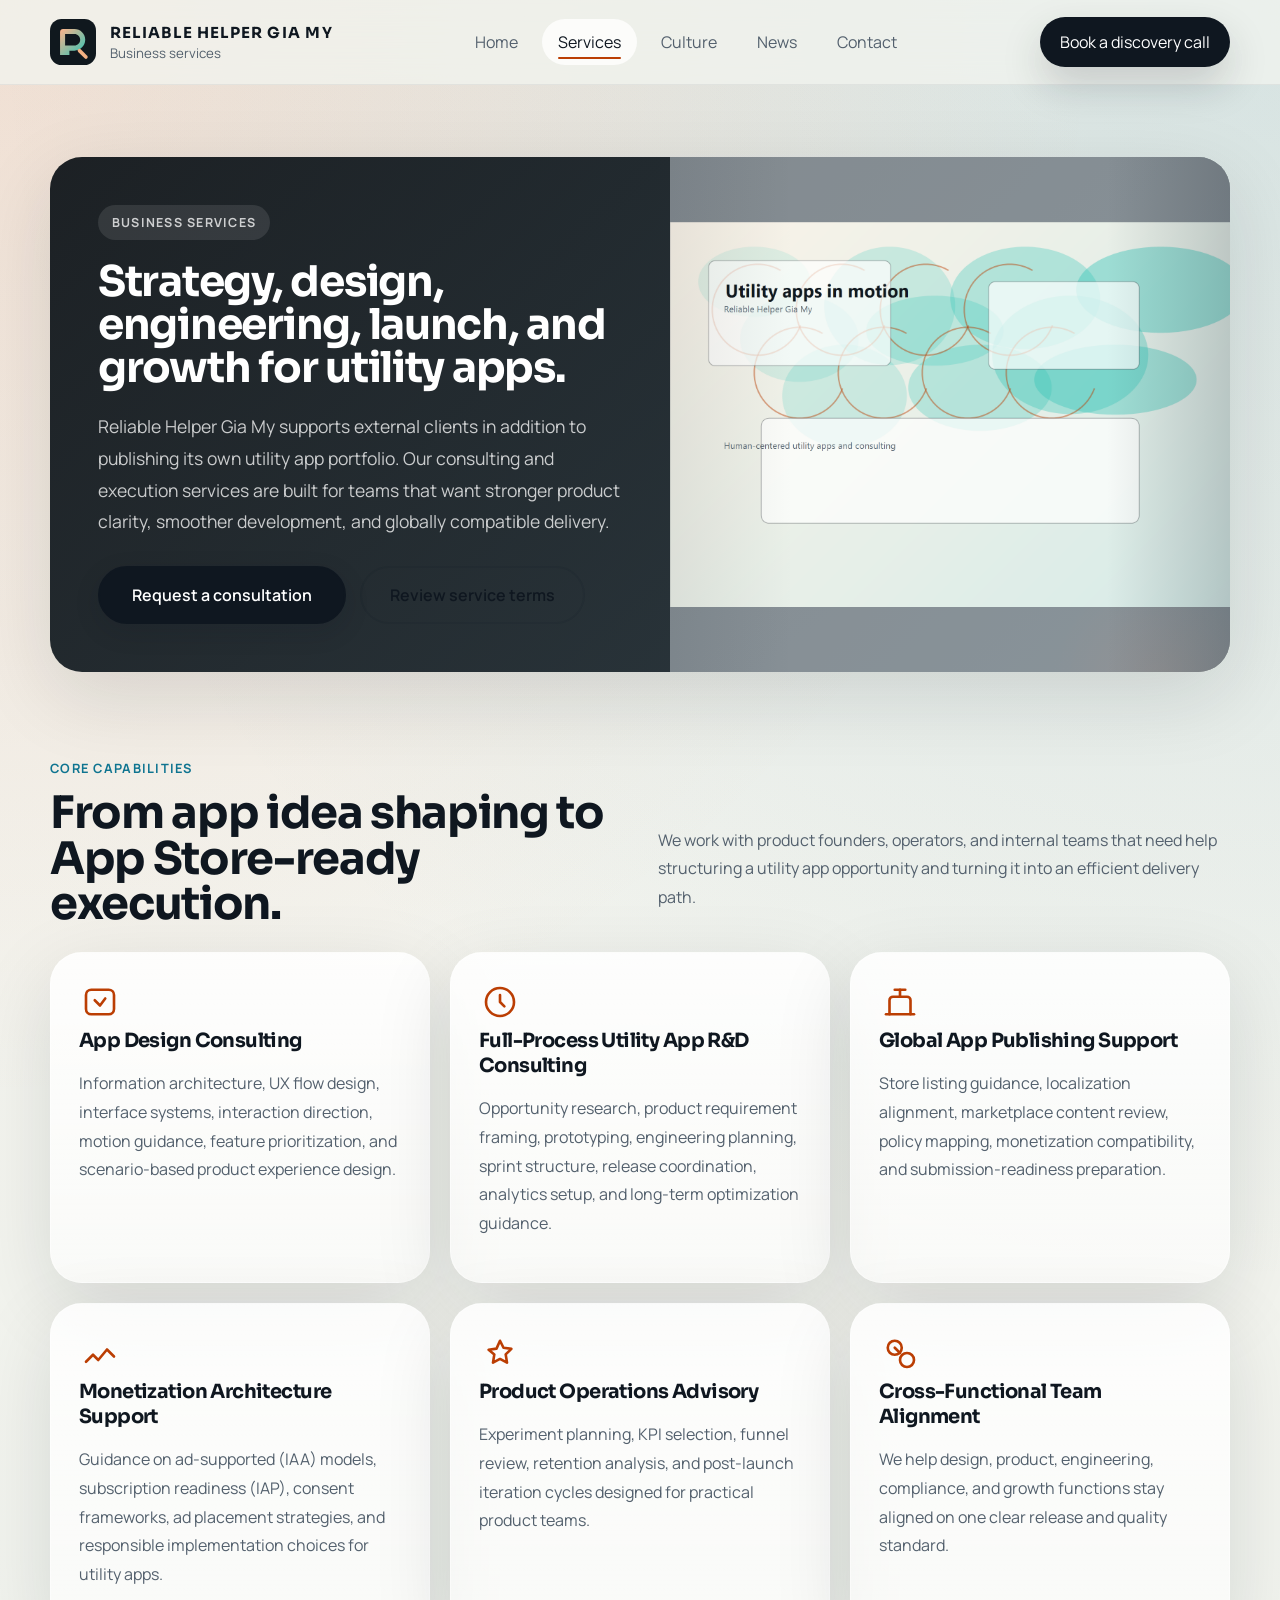
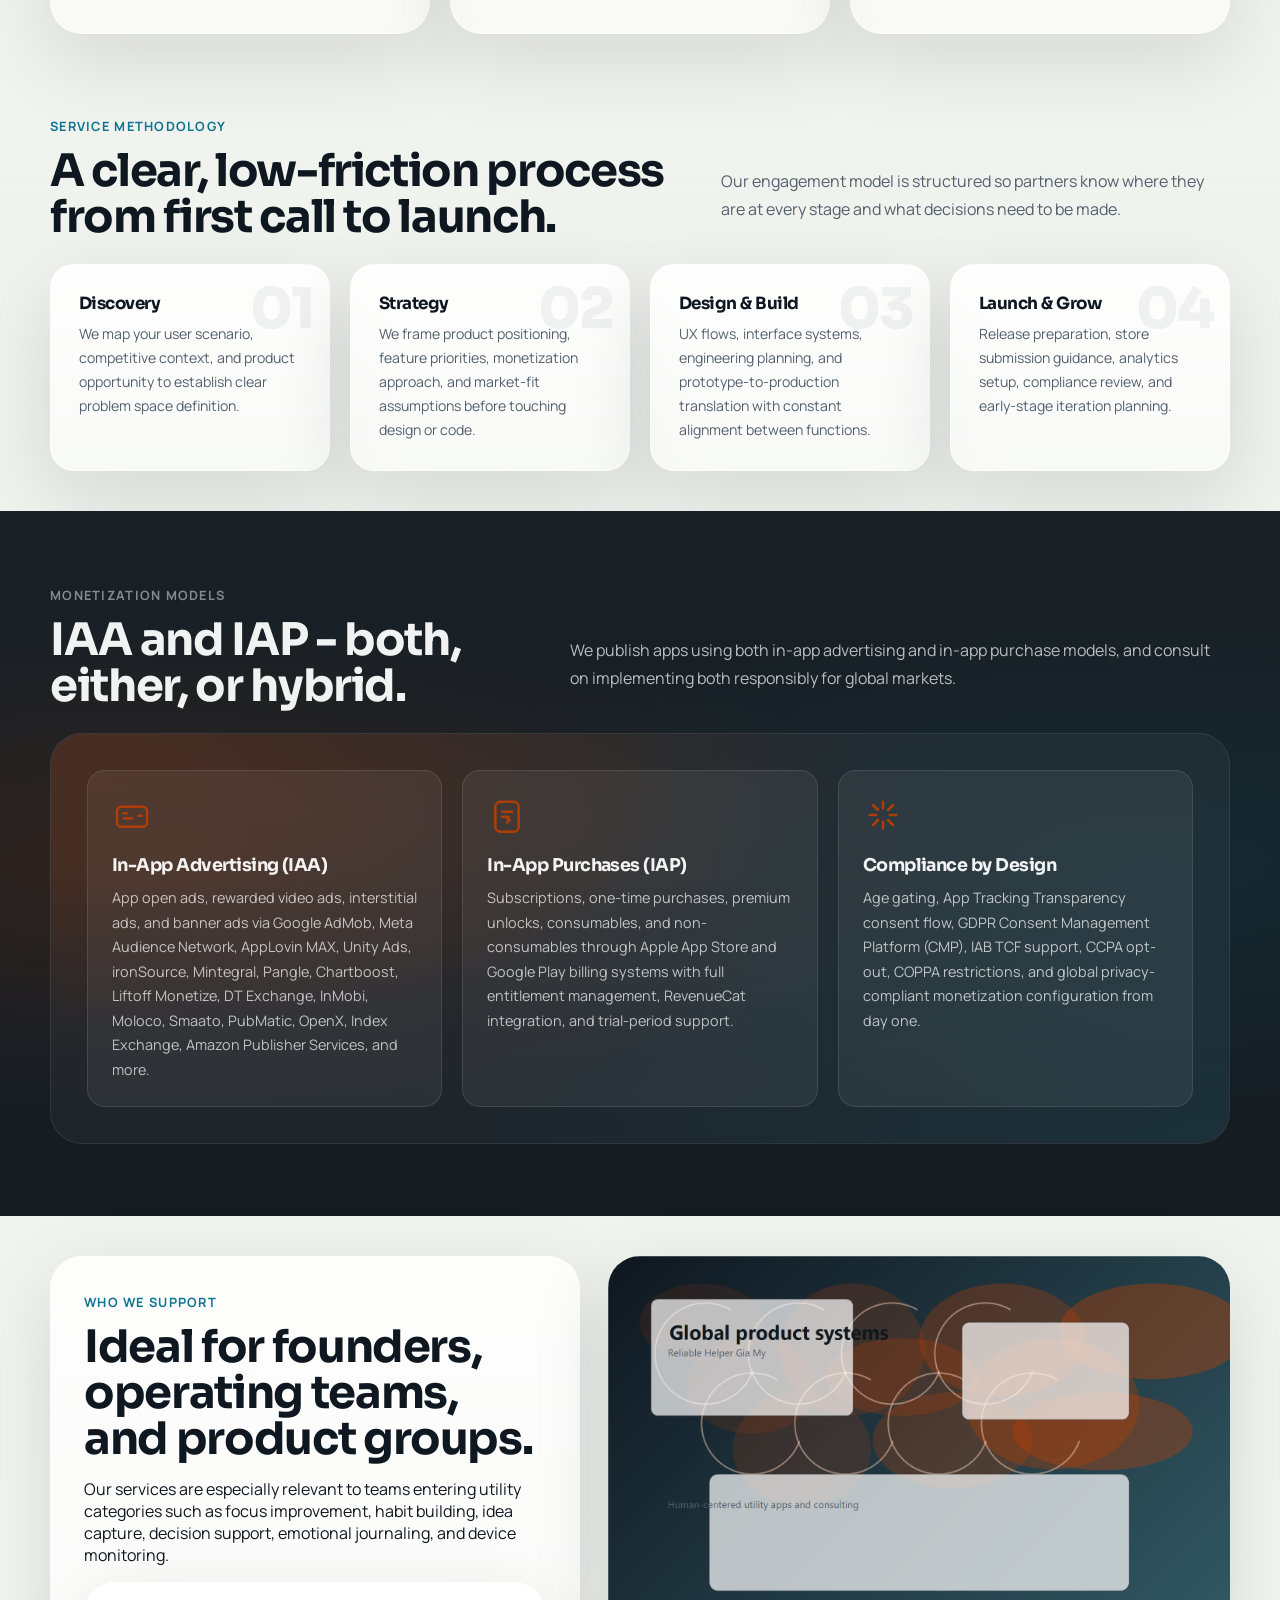
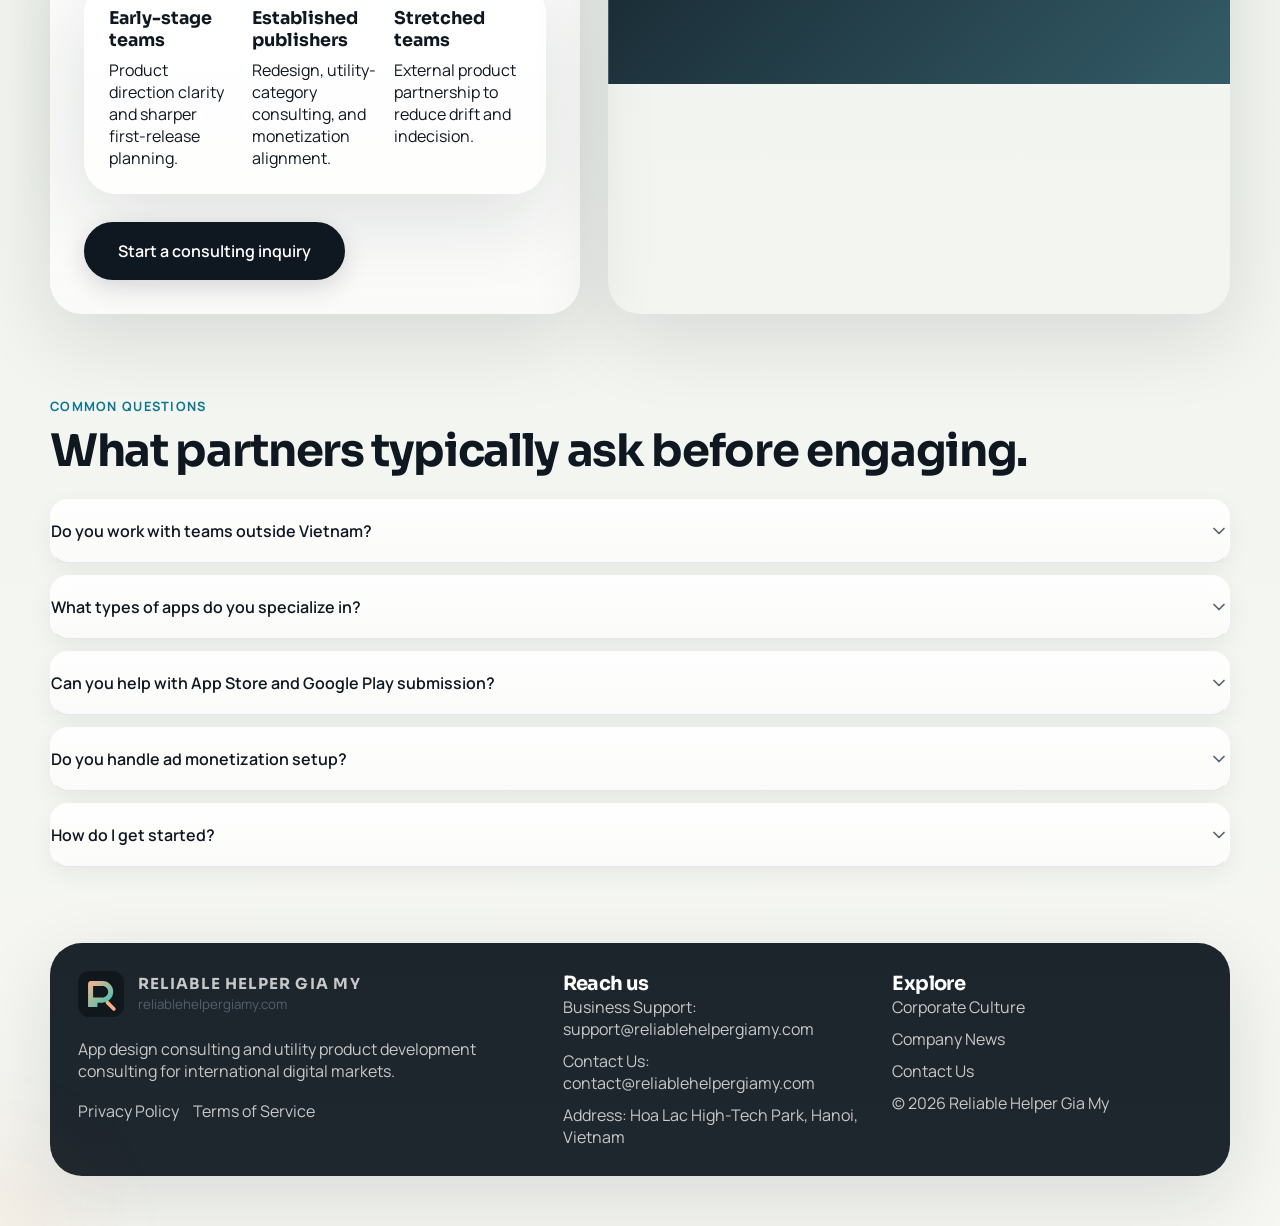
<file: services.html>
﻿<!DOCTYPE html>
<html lang="en">
<head>
  <meta charset="UTF-8">
  <meta name="viewport" content="width=device-width, initial-scale=1.0">
  <title>Business Services | Reliable Helper Gia My</title>
  <meta name="description" content="Discover app design consulting, utility app strategy, full-cycle development consulting, and product execution services from Reliable Helper Gia My.">
  <meta name="robots" content="index,follow,max-image-preview:large,max-snippet:-1,max-video-preview:-1">
  <link rel="canonical" href="https://reliablehelpergiamy.com/services.html">
  <link rel="icon" type="image/svg+xml" href="images/favicon.svg">
  <meta property="og:type" content="website">
  <meta property="og:title" content="Business Services | Reliable Helper Gia My">
  <meta property="og:description" content="Utility app consulting and full-process product development support for globally published mobile applications.">
  <meta property="og:url" content="https://reliablehelpergiamy.com/services.html">
  <meta property="og:image" content="https://reliablehelpergiamy.com/images/phone-stack.png">
  <link rel="stylesheet" href="css/styles.css">
</head>
<body>
  <div class="site-shell">
    <header class="topbar">
      <div class="nav-wrap">
        <a class="brand" href="index.html" aria-label="Reliable Helper Gia My home">
          <img class="brand-mark" src="images/logo-mark.svg" alt="Reliable Helper Gia My logo">
          <span class="brand-copy"><strong>Reliable Helper Gia My</strong><span>Business services</span></span>
        </a>
        <nav class="nav-links" aria-label="Primary navigation">
          <a data-nav-link href="index.html">Home</a>
          <a data-nav-link href="services.html">Services</a>
          <a data-nav-link href="culture.html">Culture</a>
          <a data-nav-link href="news.html">News</a>
          <a data-nav-link href="contact.html">Contact</a>
        </nav>
        <a class="nav-cta" href="contact.html">Book a discovery call</a>
        <button class="nav-toggle" type="button" data-nav-toggle aria-expanded="false" aria-label="Open navigation">
          <svg width="24" height="24" viewBox="0 0 24 24" fill="none" aria-hidden="true"><path d="M4 7H20" stroke="currentColor" stroke-width="1.8" stroke-linecap="round"/><path d="M4 12H20" stroke="currentColor" stroke-width="1.8" stroke-linecap="round"/><path d="M4 17H20" stroke="currentColor" stroke-width="1.8" stroke-linecap="round"/></svg>
        </button>
      </div>
      <div class="mobile-menu" data-mobile-menu>
        <a href="index.html">Home</a>
        <a href="services.html">Services</a>
        <a href="culture.html">Culture</a>
        <a href="news.html">News</a>
        <a href="contact.html">Contact</a>
      </div>
    </header>

    <main>
      <section class="hero">
        <div class="container page-hero" data-reveal>
          <div class="page-hero-copy">
            <span class="kicker">Business services</span>
            <h1>Strategy, design, engineering, launch, and growth for utility apps.</h1>
            <p class="lead">Reliable Helper Gia My supports external clients in addition to publishing its own utility app portfolio. Our consulting and execution services are built for teams that want stronger product clarity, smoother development, and globally compatible delivery.</p>
            <div class="hero-actions">
              <a class="button" href="contact.html">Request a consultation</a>
              <a class="button-secondary" href="terms-of-service.html">Review service terms</a>
            </div>
          </div>
          <div class="page-hero-image">
            <img src="images/phone-stack.png" alt="Utility app service visual">
          </div>
        </div>
      </section>

      <!-- Service Capabilities -->
      <section>
        <div class="container">
          <div class="section-head" data-reveal>
            <div>
              <span class="eyebrow">Core capabilities</span>
              <h2>From app idea shaping to App Store-ready execution.</h2>
            </div>
            <p>We work with product founders, operators, and internal teams that need help structuring a utility app opportunity and turning it into an efficient delivery path.</p>
          </div>
          <div class="services-grid">
            <article class="service-card" data-reveal>
              <svg viewBox="0 0 48 48" fill="none" aria-hidden="true"><rect x="8" y="10" width="32" height="28" rx="6" stroke="currentColor" stroke-width="3"/><path d="M18 22l6 6 6-8" stroke="currentColor" stroke-width="3" stroke-linecap="round" stroke-linejoin="round"/></svg>
              <h3>App Design Consulting</h3>
              <p>Information architecture, UX flow design, interface systems, interaction direction, motion guidance, feature prioritization, and scenario-based product experience design.</p>
            </article>
            <article class="service-card delay-1" data-reveal>
              <svg viewBox="0 0 48 48" fill="none" aria-hidden="true"><circle cx="24" cy="24" r="16" stroke="currentColor" stroke-width="3"/><path d="M24 16v8l5 5" stroke="currentColor" stroke-width="3" stroke-linecap="round" stroke-linejoin="round"/></svg>
              <h3>Full-Process Utility App R&amp;D Consulting</h3>
              <p>Opportunity research, product requirement framing, prototyping, engineering planning, sprint structure, release coordination, analytics setup, and long-term optimization guidance.</p>
            </article>
            <article class="service-card delay-2" data-reveal>
              <svg viewBox="0 0 48 48" fill="none" aria-hidden="true"><path d="M12 38V22a4 4 0 014-4h16a4 4 0 014 4v16" stroke="currentColor" stroke-width="3" stroke-linecap="round"/><path d="M8 38h32" stroke="currentColor" stroke-width="3" stroke-linecap="round"/><path d="M24 18V10" stroke="currentColor" stroke-width="3" stroke-linecap="round"/><path d="M18 10h12" stroke="currentColor" stroke-width="3" stroke-linecap="round"/></svg>
              <h3>Global App Publishing Support</h3>
              <p>Store listing guidance, localization alignment, marketplace content review, policy mapping, monetization compatibility, and submission-readiness preparation.</p>
            </article>
            <article class="service-card" data-reveal>
              <svg viewBox="0 0 48 48" fill="none" aria-hidden="true"><path d="M8 34l8-8 6 6 10-12 8 8" stroke="currentColor" stroke-width="3" stroke-linecap="round" stroke-linejoin="round"/></svg>
              <h3>Monetization Architecture Support</h3>
              <p>Guidance on ad-supported (IAA) models, subscription readiness (IAP), consent frameworks, ad placement strategies, and responsible implementation choices for utility apps.</p>
            </article>
            <article class="service-card delay-1" data-reveal>
              <svg viewBox="0 0 48 48" fill="none" aria-hidden="true"><path d="M24 10l4 8 9 1.3-6.5 6.3L32 35l-8-4.2L16 35l1.5-9.4L11 20.3l9-1.3L24 10z" stroke="currentColor" stroke-width="3" stroke-linejoin="round"/></svg>
              <h3>Product Operations Advisory</h3>
              <p>Experiment planning, KPI selection, funnel review, retention analysis, and post-launch iteration cycles designed for practical product teams.</p>
            </article>
            <article class="service-card delay-2" data-reveal>
              <svg viewBox="0 0 48 48" fill="none" aria-hidden="true"><circle cx="18" cy="18" r="8" stroke="currentColor" stroke-width="3"/><circle cx="32" cy="32" r="8" stroke="currentColor" stroke-width="3"/><path d="M24 24l-6-6" stroke="currentColor" stroke-width="3" stroke-linecap="round"/></svg>
              <h3>Cross-Functional Team Alignment</h3>
              <p>We help design, product, engineering, compliance, and growth functions stay aligned on one clear release and quality standard.</p>
            </article>
          </div>
        </div>
      </section>

      <!-- Process steps -->
      <section>
        <div class="container">
          <div class="section-head" data-reveal>
            <div>
              <span class="eyebrow">Service methodology</span>
              <h2>A clear, low-friction process from first call to launch.</h2>
            </div>
            <p>Our engagement model is structured so partners know where they are at every stage and what decisions need to be made.</p>
          </div>
          <div class="process-steps" data-reveal>
            <div class="process-step">
              <h3>Discovery</h3>
              <p>We map your user scenario, competitive context, and product opportunity to establish clear problem space definition.</p>
            </div>
            <div class="process-step delay-1">
              <h3>Strategy</h3>
              <p>We frame product positioning, feature priorities, monetization approach, and market-fit assumptions before touching design or code.</p>
            </div>
            <div class="process-step delay-2">
              <h3>Design &amp; Build</h3>
              <p>UX flows, interface systems, engineering planning, and prototype-to-production translation with constant alignment between functions.</p>
            </div>
            <div class="process-step delay-3">
              <h3>Launch &amp; Grow</h3>
              <p>Release preparation, store submission guidance, analytics setup, compliance review, and early-stage iteration planning.</p>
            </div>
          </div>
        </div>
      </section>

      <!-- Monetization section (dark) -->
      <section class="dark-section">
        <div class="container">
          <div class="section-head" data-reveal>
            <div>
              <span class="eyebrow">Monetization models</span>
              <h2>IAA and IAP - both, either, or hybrid.</h2>
            </div>
            <p>We publish apps using both in-app advertising and in-app purchase models, and consult on implementing both responsibly for global markets.</p>
          </div>
          <div class="feature-strip" style="background:rgba(255,255,255,0.04);border:1px solid rgba(255,255,255,0.08);" data-reveal>
            <div class="feature-strip-item">
              <svg class="feature-strip-icon" viewBox="0 0 48 48" fill="none" aria-hidden="true"><rect x="6" y="14" width="36" height="24" rx="5" stroke="currentColor" stroke-width="3"/><path d="M14 22h4M14 28h10M32 25h4" stroke="currentColor" stroke-width="3" stroke-linecap="round"/></svg>
              <h3>In-App Advertising (IAA)</h3>
              <p>App open ads, rewarded video ads, interstitial ads, and banner ads via Google AdMob, Meta Audience Network, AppLovin MAX, Unity Ads, ironSource, Mintegral, Pangle, Chartboost, Liftoff Monetize, DT Exchange, InMobi, Moloco, Smaato, PubMatic, OpenX, Index Exchange, Amazon Publisher Services, and more.</p>
            </div>
            <div class="feature-strip-item">
              <svg class="feature-strip-icon" viewBox="0 0 48 48" fill="none" aria-hidden="true"><rect x="10" y="8" width="28" height="36" rx="6" stroke="currentColor" stroke-width="3"/><path d="M18 20h12M18 26h8" stroke="currentColor" stroke-width="3" stroke-linecap="round"/><path d="M24 33l3-3-3-3" stroke="currentColor" stroke-width="3" stroke-linecap="round" stroke-linejoin="round"/></svg>
              <h3>In-App Purchases (IAP)</h3>
              <p>Subscriptions, one-time purchases, premium unlocks, consumables, and non-consumables through Apple App Store and Google Play billing systems with full entitlement management, RevenueCat integration, and trial-period support.</p>
            </div>
            <div class="feature-strip-item">
              <svg class="feature-strip-icon" viewBox="0 0 48 48" fill="none" aria-hidden="true"><path d="M24 8v8M36 12l-6 6M40 24h-8M36 36l-6-6M24 40v-8M12 36l6-6M8 24h8M12 12l6 6" stroke="currentColor" stroke-width="3" stroke-linecap="round"/></svg>
              <h3>Compliance by Design</h3>
              <p>Age gating, App Tracking Transparency consent flow, GDPR Consent Management Platform (CMP), IAB TCF support, CCPA opt-out, COPPA restrictions, and global privacy-compliant monetization configuration from day one.</p>
            </div>
          </div>
        </div>
      </section>

      <!-- Split: methodology -->
      <section>
        <div class="container split-grid">
          <div class="split-copy" data-reveal>
            <span class="eyebrow">Who we support</span>
            <h2>Ideal for founders, operating teams, and product groups.</h2>
            <p>Our services are especially relevant to teams entering utility categories such as focus improvement, habit building, idea capture, decision support, emotional journaling, and device monitoring.</p>
            <div class="stat-ribbon">
              <div>
                <strong>Early-stage teams</strong>
                Product direction clarity and sharper first-release planning.
              </div>
              <div>
                <strong>Established publishers</strong>
                Redesign, utility-category consulting, and monetization alignment.
              </div>
              <div>
                <strong>Stretched teams</strong>
                External product partnership to reduce drift and indecision.
              </div>
            </div>
            <div class="action-row">
              <a class="button" href="contact.html">Start a consulting inquiry</a>
            </div>
          </div>
          <div class="split-visual" data-reveal>
            <img src="images/hero-network.png" alt="Strategy and systems visual">
          </div>
        </div>
      </section>

      <!-- FAQ -->
      <section>
        <div class="container">
          <div class="section-head" data-reveal>
            <div>
              <span class="eyebrow">Common questions</span>
              <h2>What partners typically ask before engaging.</h2>
            </div>
          </div>
          <div class="faq-accordion" data-reveal>
            <div class="faq-item">
              <button class="faq-trigger" aria-expanded="false">
                Do you work with teams outside Vietnam?
                <svg viewBox="0 0 24 24" fill="none" aria-hidden="true"><path d="M6 9l6 6 6-6" stroke="currentColor" stroke-width="2" stroke-linecap="round" stroke-linejoin="round"/></svg>
              </button>
              <div class="faq-body">
                <div class="faq-body-inner">Yes. Our primary market focus is Europe and North America, and all consulting and product communications are conducted in English. We support distributed teams and international partnerships remotely.</div>
              </div>
            </div>
            <div class="faq-item">
              <button class="faq-trigger" aria-expanded="false">
                What types of apps do you specialize in?
                <svg viewBox="0 0 24 24" fill="none" aria-hidden="true"><path d="M6 9l6 6 6-6" stroke="currentColor" stroke-width="2" stroke-linecap="round" stroke-linejoin="round"/></svg>
              </button>
              <div class="faq-body">
                <div class="faq-body-inner">Our core expertise is mobile utility applications - tools designed to reduce daily friction, improve personal productivity, build habits, capture ideas, support small decisions, track moods, or monitor device status. We specifically do not focus on gaming, social networks, or enterprise SaaS.</div>
              </div>
            </div>
            <div class="faq-item">
              <button class="faq-trigger" aria-expanded="false">
                Can you help with App Store and Google Play submission?
                <svg viewBox="0 0 24 24" fill="none" aria-hidden="true"><path d="M6 9l6 6 6-6" stroke="currentColor" stroke-width="2" stroke-linecap="round" stroke-linejoin="round"/></svg>
              </button>
              <div class="faq-body">
                <div class="faq-body-inner">Yes. We provide guidance on store listing content, metadata optimization, app review preparation, policy compliance mapping, age rating declarations, privacy nutrition labels, data safety forms, and submission readiness checklists for both App Store and Google Play.</div>
              </div>
            </div>
            <div class="faq-item">
              <button class="faq-trigger" aria-expanded="false">
                Do you handle ad monetization setup?
                <svg viewBox="0 0 24 24" fill="none" aria-hidden="true"><path d="M6 9l6 6 6-6" stroke="currentColor" stroke-width="2" stroke-linecap="round" stroke-linejoin="round"/></svg>
              </button>
              <div class="faq-body">
                <div class="faq-body-inner">Yes. We consult on IAA and IAP monetization architecture, including ad network selection, mediation waterfall or bidding configuration, consent management, age-gating setup, placement strategy, rewarded-video UX, and privacy-compliant ad implementation using AdMob, AppLovin MAX, and other platforms.</div>
              </div>
            </div>
            <div class="faq-item">
              <button class="faq-trigger" aria-expanded="false">
                How do I get started?
                <svg viewBox="0 0 24 24" fill="none" aria-hidden="true"><path d="M6 9l6 6 6-6" stroke="currentColor" stroke-width="2" stroke-linecap="round" stroke-linejoin="round"/></svg>
              </button>
              <div class="faq-body">
                <div class="faq-body-inner">Send us an email at contact@reliablehelpergiamy.com with a short description of your app concept, current stage, and what kind of support you need. We will respond promptly to schedule a discovery conversation.</div>
              </div>
            </div>
          </div>
        </div>
      </section>
    </main>

    <footer class="footer">
      <div class="container footer-grid">
        <div>
          <a class="brand" href="index.html">
            <img class="brand-mark" src="images/logo-mark.svg" alt="Reliable Helper Gia My logo">
            <span class="brand-copy"><strong>Reliable Helper Gia My</strong><span>reliablehelpergiamy.com</span></span>
          </a>
          <p>App design consulting and utility product development consulting for international digital markets.</p>
          <div class="footer-legal">
            <a href="privacy-policy.html">Privacy Policy</a>
            <a href="terms-of-service.html">Terms of Service</a>
          </div>
        </div>
        <div>
          <h3>Reach us</h3>
          <ul class="footer-links">
            <li>Business Support: support@reliablehelpergiamy.com</li>
            <li>Contact Us: contact@reliablehelpergiamy.com</li>
            <li>Address: Hoa Lac High-Tech Park, Hanoi, Vietnam</li>
          </ul>
        </div>
        <div>
          <h3>Explore</h3>
          <ul class="footer-meta">
            <li><a href="culture.html">Corporate Culture</a></li>
            <li><a href="news.html">Company News</a></li>
            <li><a href="contact.html">Contact Us</a></li>
            <li>&copy; <span data-year></span> Reliable Helper Gia My</li>
          </ul>
        </div>
      </div>
    </footer>
  </div>
  <script src="js/site.js" defer></script>
</body>
</html>
</file>
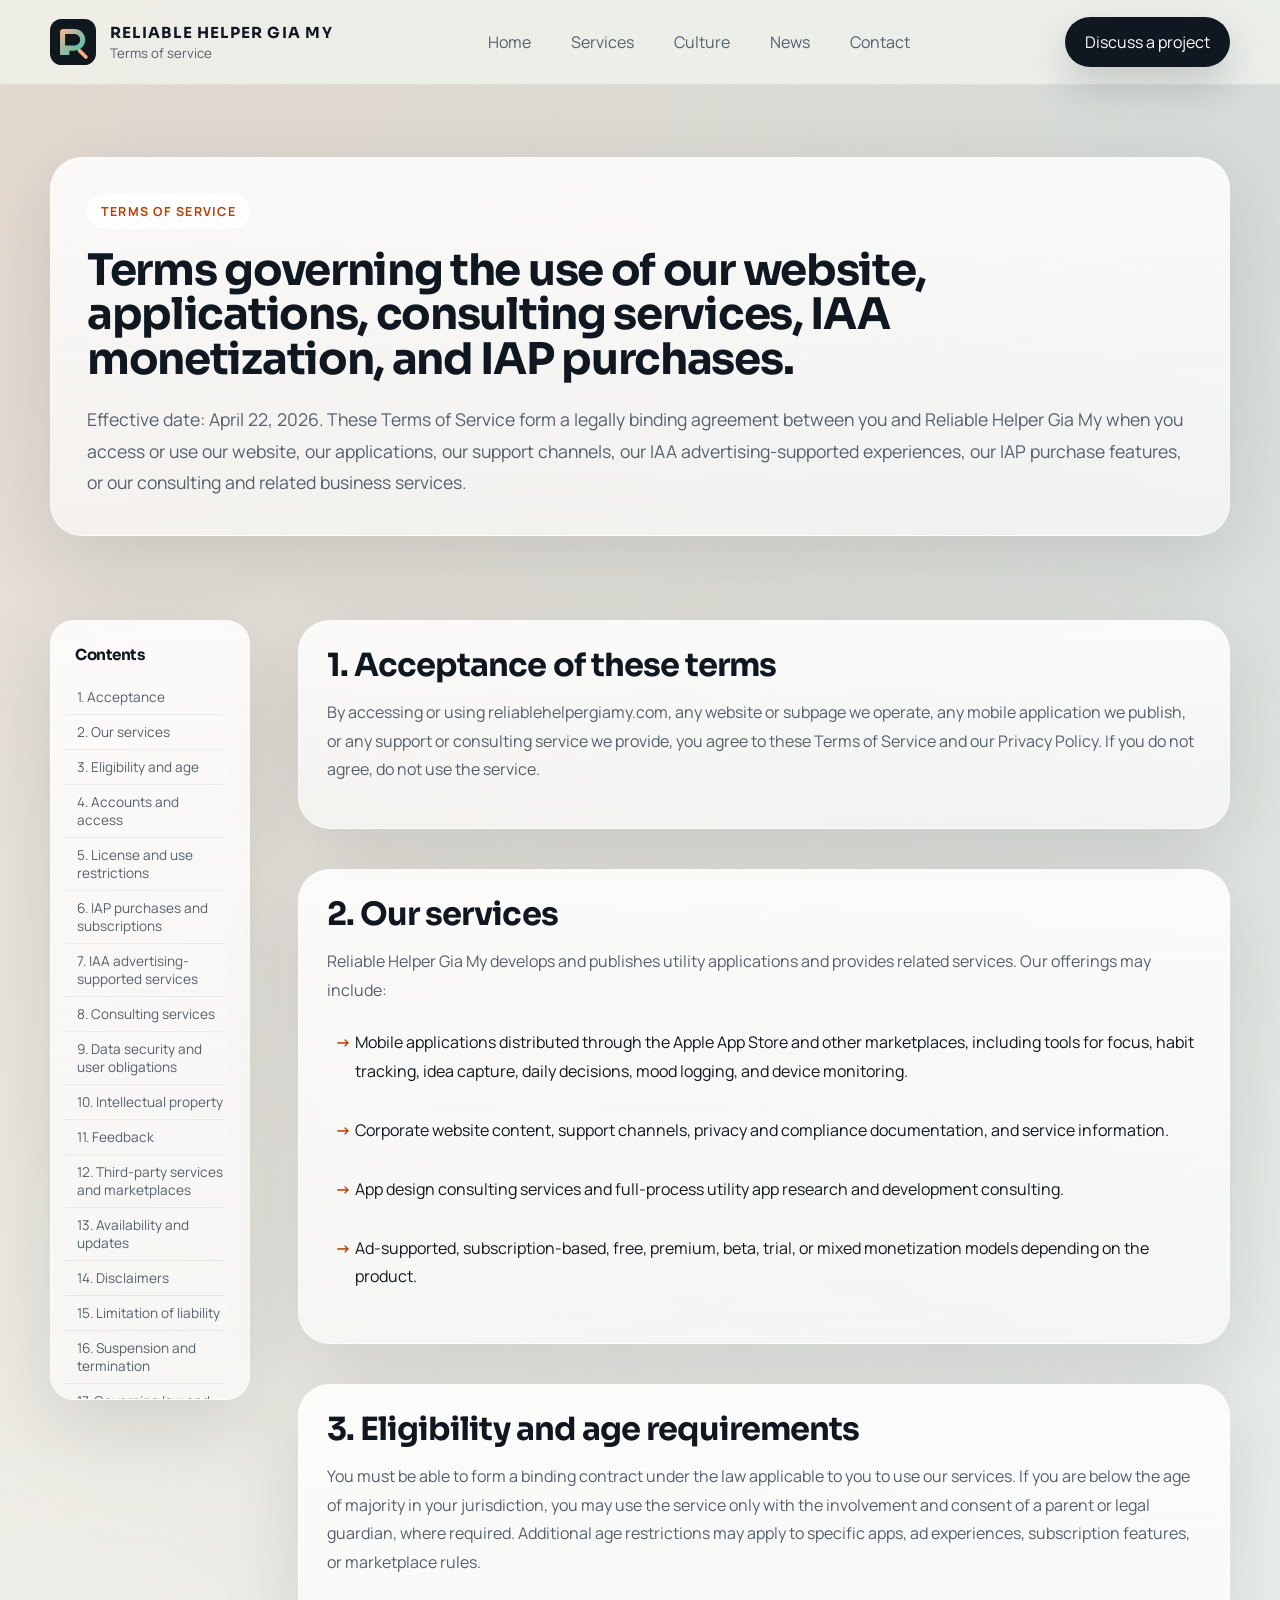
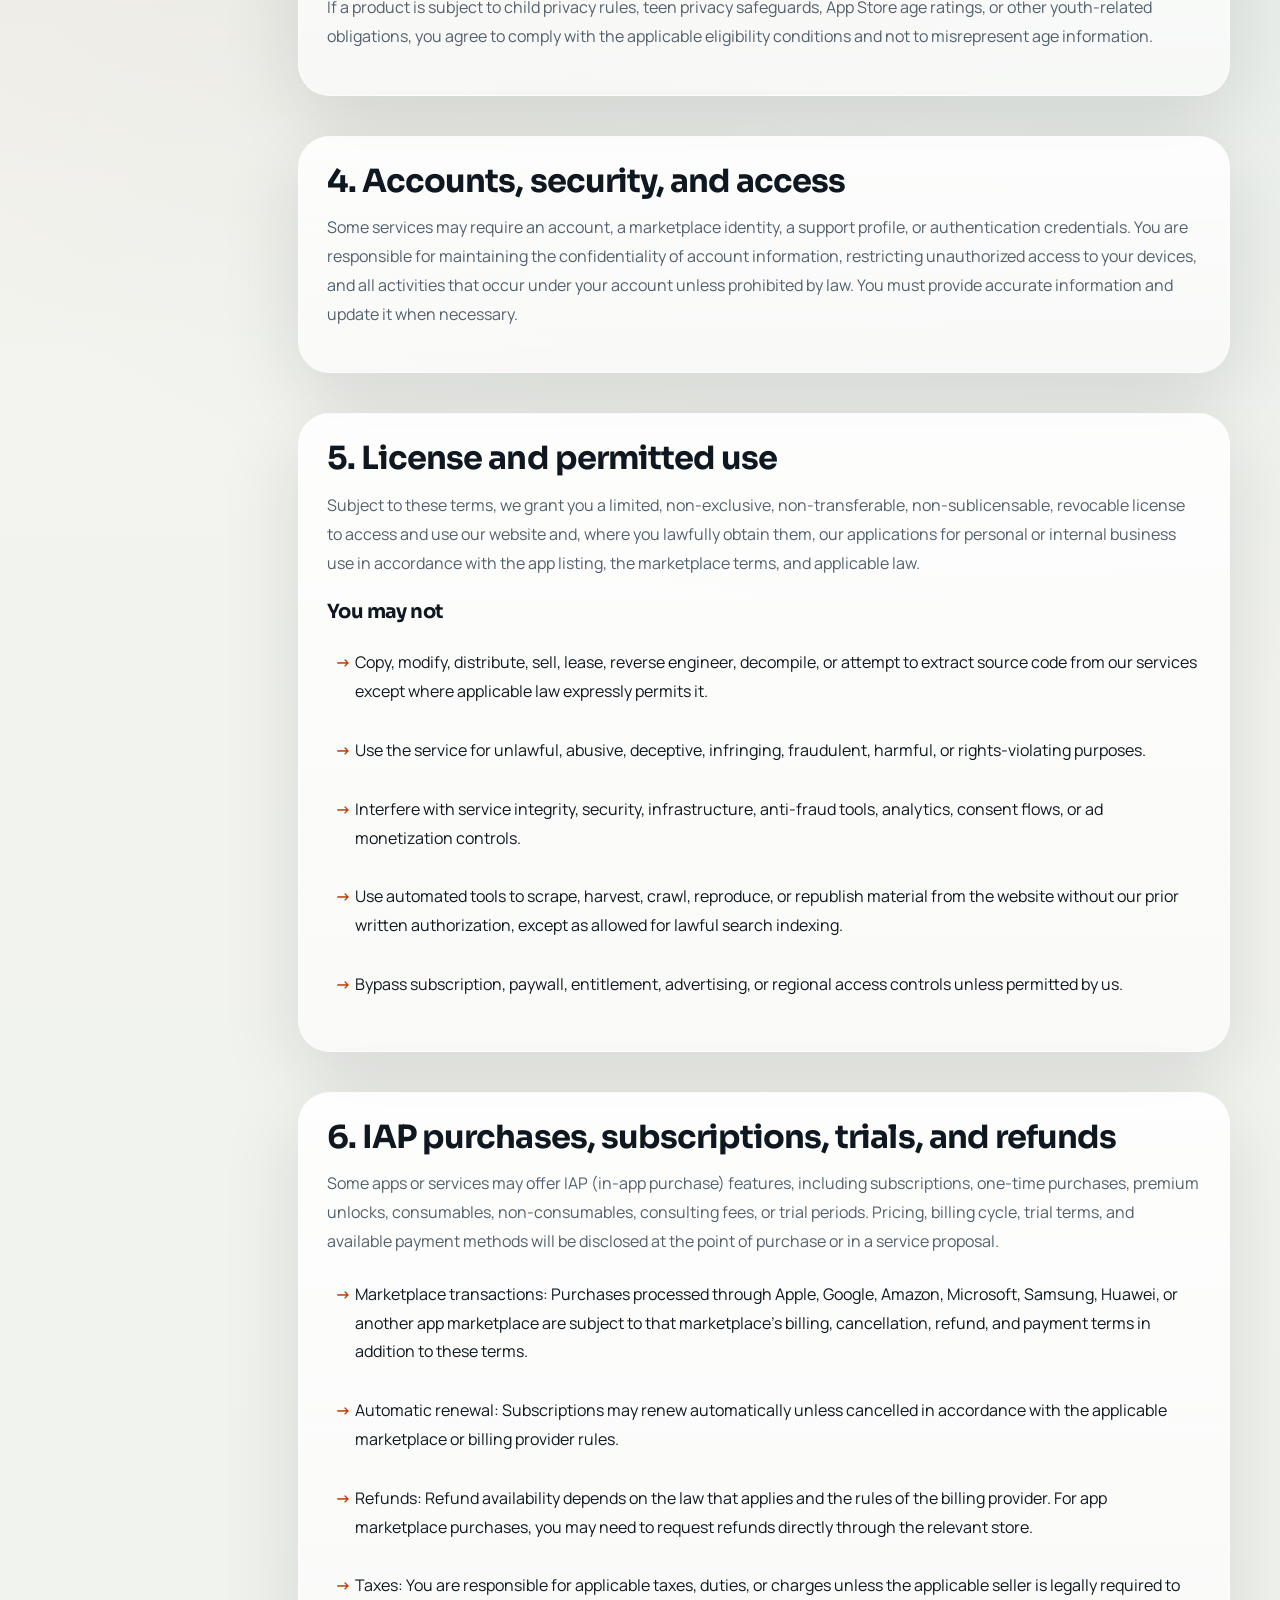
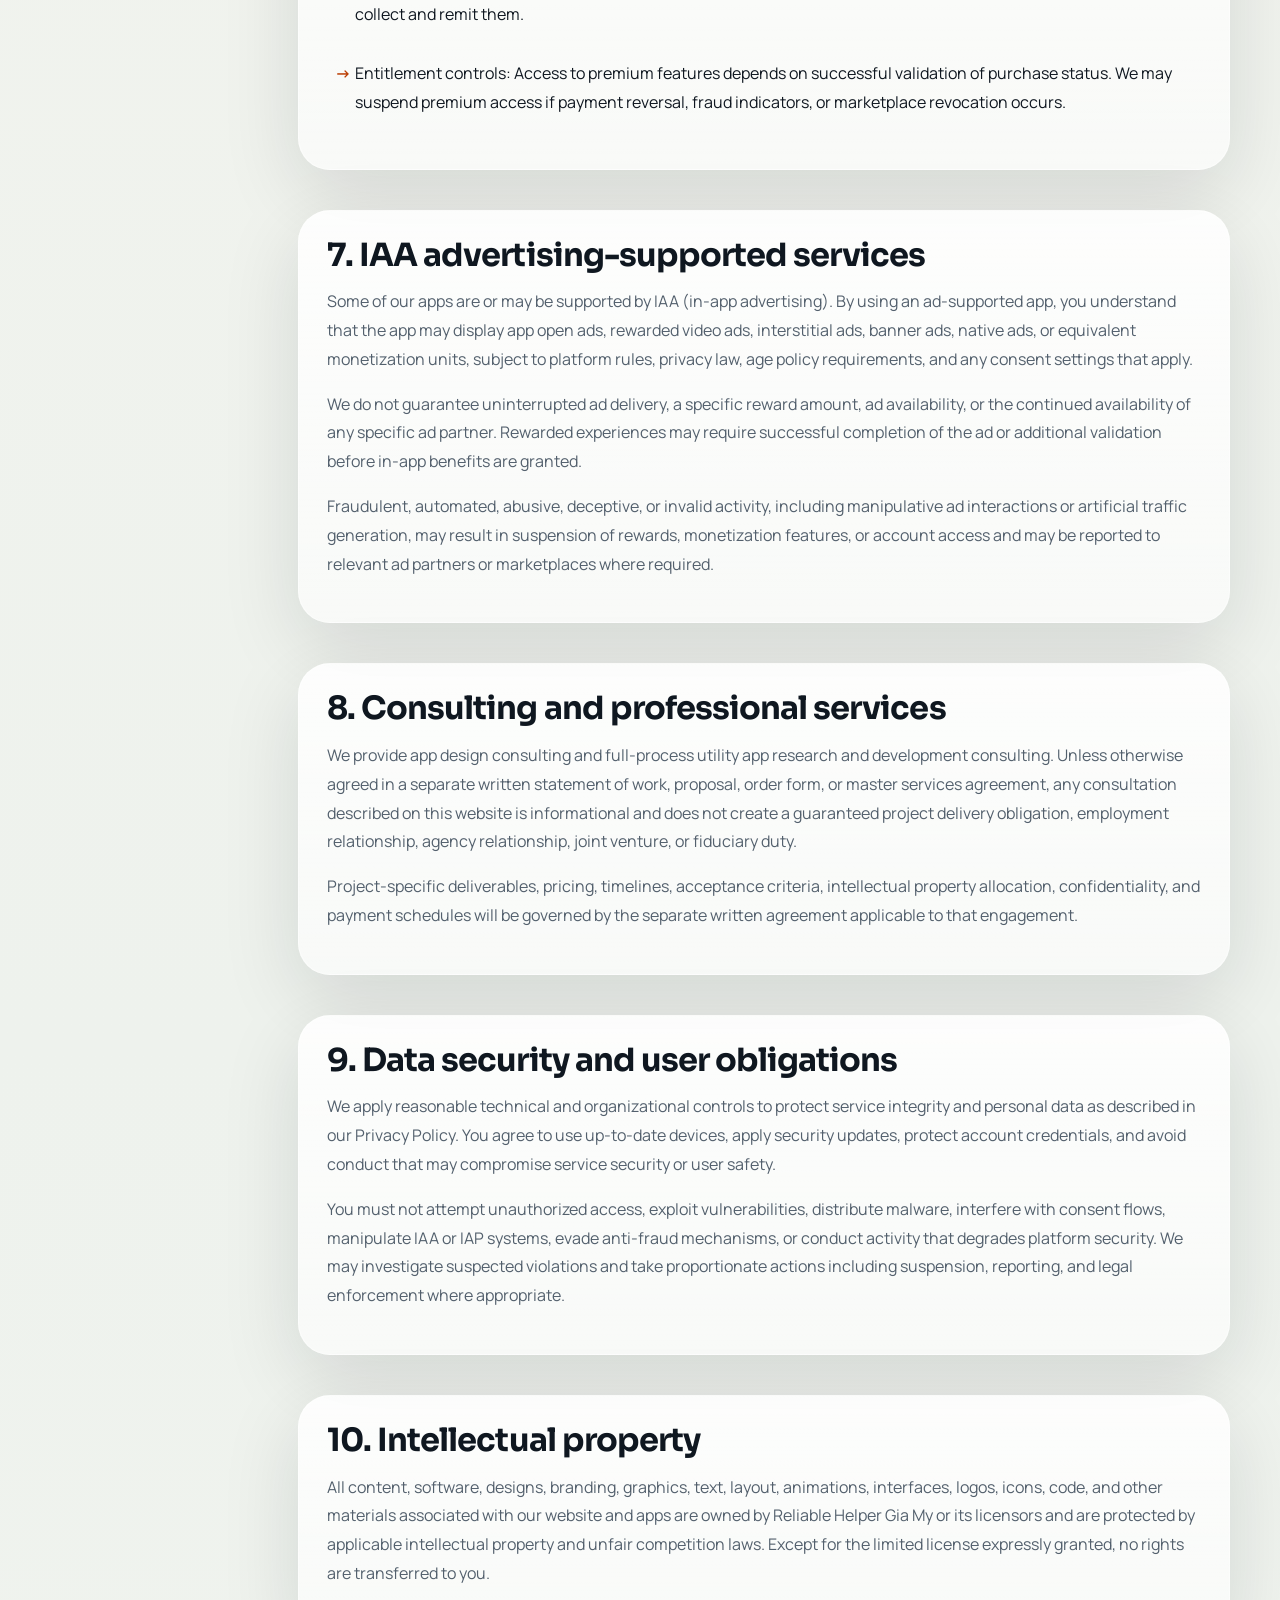
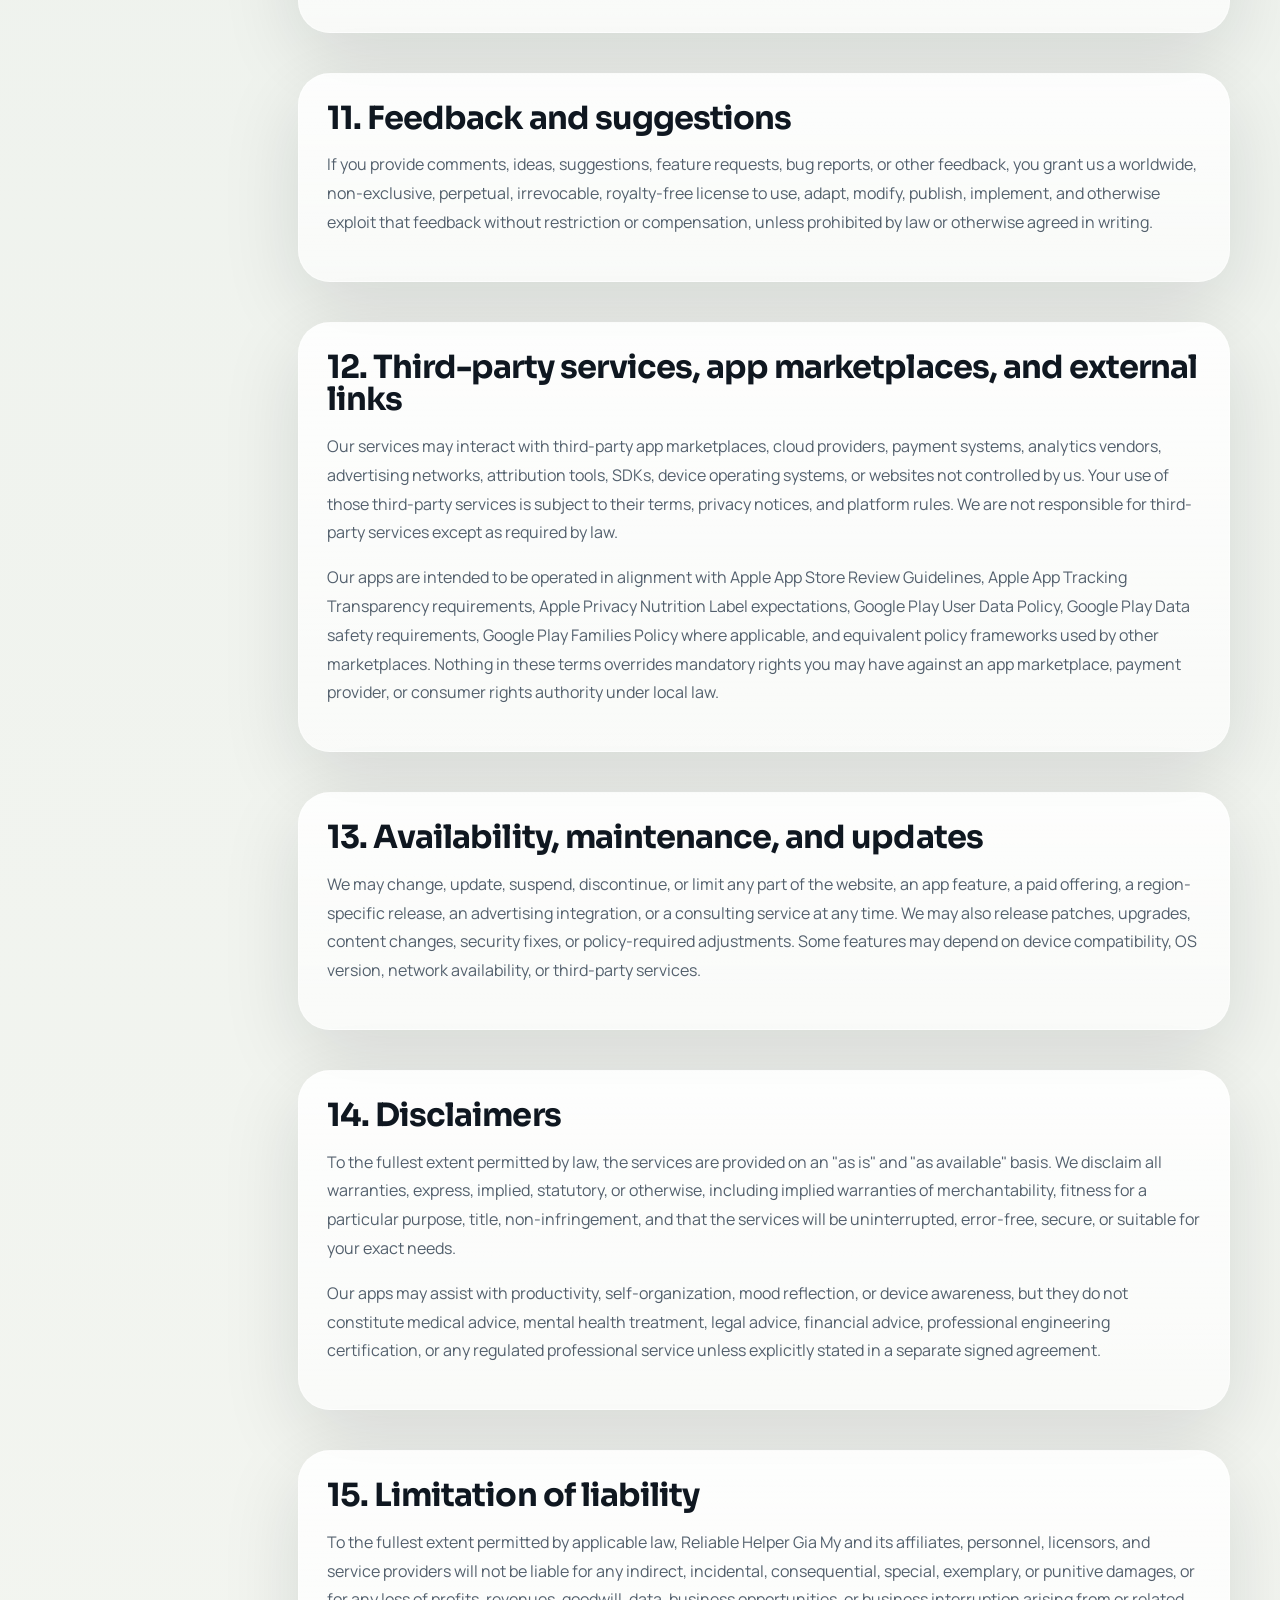
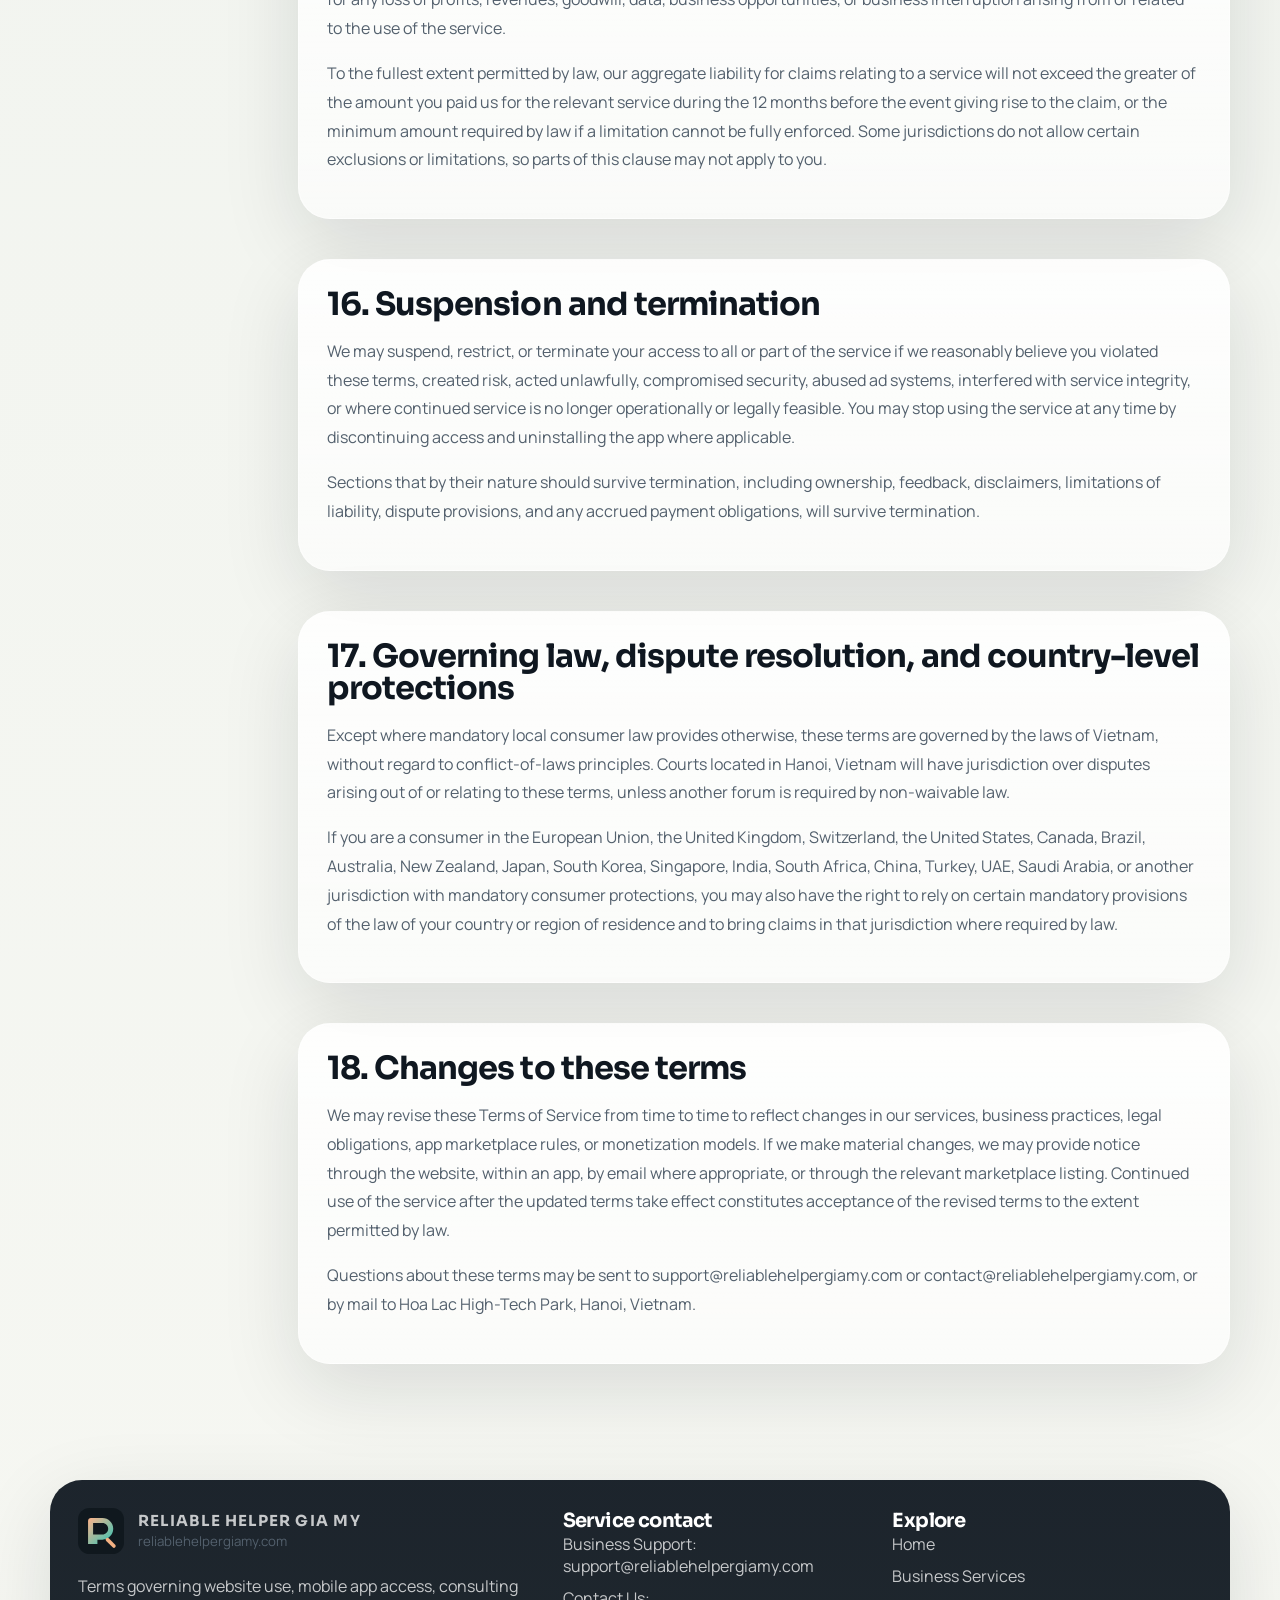
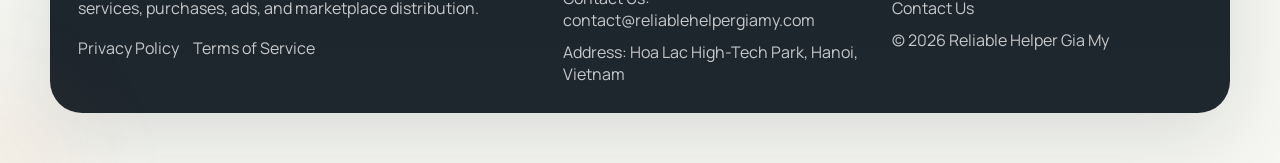
<file: terms-of-service.html>
<!DOCTYPE html>
<html lang="en">
<head>
  <meta charset="UTF-8">
  <meta name="viewport" content="width=device-width, initial-scale=1.0">
  <title>Terms of Service | Reliable Helper Gia My</title>
  <meta name="description" content="Comprehensive terms of service for Reliable Helper Gia My covering website use, mobile applications, IAA advertising, IAP purchases, consulting services, subscriptions, user obligations, eligibility, governing law, dispute resolution, regional consumer protections, indemnification, export controls, and force majeure.">
  <meta name="robots" content="index,follow,max-image-preview:large,max-snippet:-1,max-video-preview:-1">
  <link rel="canonical" href="https://reliablehelpergiamy.com/terms-of-service.html">
  <link rel="icon" type="image/svg+xml" href="images/favicon.svg">
  <meta property="og:type" content="article">
  <meta property="og:title" content="Terms of Service | Reliable Helper Gia My">
  <meta property="og:description" content="Service terms for our website, apps, publishing, consulting work, subscriptions, and ad-supported digital experiences.">
  <meta property="og:url" content="https://reliablehelpergiamy.com/terms-of-service.html">
  <meta property="og:image" content="https://reliablehelpergiamy.com/images/phone-stack.png">
  <link rel="stylesheet" href="css/styles.css">
</head>
<body>
  <div class="site-shell">
    <header class="topbar">
      <div class="nav-wrap">
        <a class="brand" href="index.html" aria-label="Reliable Helper Gia My home">
          <img class="brand-mark" src="images/logo-mark.svg" alt="Reliable Helper Gia My logo">
          <span class="brand-copy"><strong>Reliable Helper Gia My</strong><span>Terms of service</span></span>
        </a>
        <nav class="nav-links" aria-label="Primary navigation">
          <a data-nav-link href="index.html">Home</a>
          <a data-nav-link href="services.html">Services</a>
          <a data-nav-link href="culture.html">Culture</a>
          <a data-nav-link href="news.html">News</a>
          <a data-nav-link href="contact.html">Contact</a>
        </nav>
        <a class="nav-cta" href="contact.html">Discuss a project</a>
        <button class="nav-toggle" type="button" data-nav-toggle aria-expanded="false" aria-label="Open navigation">
          <svg width="24" height="24" viewBox="0 0 24 24" fill="none" aria-hidden="true"><path d="M4 7H20" stroke="currentColor" stroke-width="1.8" stroke-linecap="round"/><path d="M4 12H20" stroke="currentColor" stroke-width="1.8" stroke-linecap="round"/><path d="M4 17H20" stroke="currentColor" stroke-width="1.8" stroke-linecap="round"/></svg>
        </button>
      </div>
      <div class="mobile-menu" data-mobile-menu>
        <a href="index.html">Home</a>
        <a href="services.html">Services</a>
        <a href="culture.html">Culture</a>
        <a href="news.html">News</a>
        <a href="contact.html">Contact</a>
      </div>
    </header>

    <main>
      <section class="hero policy-hero">
        <div class="container">
          <div class="panel" style="padding: 36px;" data-reveal>
            <span class="kicker">Terms of service</span>
            <h1>Terms governing the use of our website, applications, consulting services, IAA monetization, and IAP purchases.</h1>
            <p class="lead">Effective date: April 22, 2026. These Terms of Service form a legally binding agreement between you and Reliable Helper Gia My when you access or use our website, our applications, our support channels, our IAA advertising-supported experiences, our IAP purchase features, or our consulting and related business services.</p>
          </div>
        </div>
      </section>

      <section>
        <div class="container policy-layout">
          <aside class="policy-nav" data-reveal>
            <h3>Contents</h3>
            <a href="#acceptance">1. Acceptance</a>
            <a href="#services">2. Our services</a>
            <a href="#eligibility">3. Eligibility and age</a>
            <a href="#accounts">4. Accounts and access</a>
            <a href="#license">5. License and use restrictions</a>
            <a href="#purchases">6. IAP purchases and subscriptions</a>
            <a href="#ads">7. IAA advertising-supported services</a>
            <a href="#consulting">8. Consulting services</a>
            <a href="#security-obligations">9. Data security and user obligations</a>
            <a href="#ip">10. Intellectual property</a>
            <a href="#feedback">11. Feedback</a>
            <a href="#third-party">12. Third-party services and marketplaces</a>
            <a href="#availability">13. Availability and updates</a>
            <a href="#disclaimers">14. Disclaimers</a>
            <a href="#liability">15. Limitation of liability</a>
            <a href="#termination">16. Suspension and termination</a>
            <a href="#law">17. Governing law and country-level protections</a>
            <a href="#changes">18. Changes to these terms</a>
          </aside>

          <div class="policy-content">
            <article class="policy-panel" id="acceptance">
              <h2>1. Acceptance of these terms</h2>
              <p>By accessing or using reliablehelpergiamy.com, any website or subpage we operate, any mobile application we publish, or any support or consulting service we provide, you agree to these Terms of Service and our Privacy Policy. If you do not agree, do not use the service.</p>
            </article>

            <article class="policy-panel" id="services">
              <h2>2. Our services</h2>
              <p>Reliable Helper Gia My develops and publishes utility applications and provides related services. Our offerings may include:</p>
              <ul class="policy-list">
                <li>Mobile applications distributed through the Apple App Store and other marketplaces, including tools for focus, habit tracking, idea capture, daily decisions, mood logging, and device monitoring.</li>
                <li>Corporate website content, support channels, privacy and compliance documentation, and service information.</li>
                <li>App design consulting services and full-process utility app research and development consulting.</li>
                <li>Ad-supported, subscription-based, free, premium, beta, trial, or mixed monetization models depending on the product.</li>
              </ul>
            </article>

            <article class="policy-panel" id="eligibility">
              <h2>3. Eligibility and age requirements</h2>
              <p>You must be able to form a binding contract under the law applicable to you to use our services. If you are below the age of majority in your jurisdiction, you may use the service only with the involvement and consent of a parent or legal guardian, where required. Additional age restrictions may apply to specific apps, ad experiences, subscription features, or marketplace rules.</p>
              <p>If a product is subject to child privacy rules, teen privacy safeguards, App Store age ratings, or other youth-related obligations, you agree to comply with the applicable eligibility conditions and not to misrepresent age information.</p>
            </article>

            <article class="policy-panel" id="accounts">
              <h2>4. Accounts, security, and access</h2>
              <p>Some services may require an account, a marketplace identity, a support profile, or authentication credentials. You are responsible for maintaining the confidentiality of account information, restricting unauthorized access to your devices, and all activities that occur under your account unless prohibited by law. You must provide accurate information and update it when necessary.</p>
            </article>

            <article class="policy-panel" id="license">
              <h2>5. License and permitted use</h2>
              <p>Subject to these terms, we grant you a limited, non-exclusive, non-transferable, non-sublicensable, revocable license to access and use our website and, where you lawfully obtain them, our applications for personal or internal business use in accordance with the app listing, the marketplace terms, and applicable law.</p>
              <h3>You may not</h3>
              <ul class="policy-list">
                <li>Copy, modify, distribute, sell, lease, reverse engineer, decompile, or attempt to extract source code from our services except where applicable law expressly permits it.</li>
                <li>Use the service for unlawful, abusive, deceptive, infringing, fraudulent, harmful, or rights-violating purposes.</li>
                <li>Interfere with service integrity, security, infrastructure, anti-fraud tools, analytics, consent flows, or ad monetization controls.</li>
                <li>Use automated tools to scrape, harvest, crawl, reproduce, or republish material from the website without our prior written authorization, except as allowed for lawful search indexing.</li>
                <li>Bypass subscription, paywall, entitlement, advertising, or regional access controls unless permitted by us.</li>
              </ul>
            </article>

            <article class="policy-panel" id="purchases">
              <h2>6. IAP purchases, subscriptions, trials, and refunds</h2>
              <p>Some apps or services may offer IAP (in-app purchase) features, including subscriptions, one-time purchases, premium unlocks, consumables, non-consumables, consulting fees, or trial periods. Pricing, billing cycle, trial terms, and available payment methods will be disclosed at the point of purchase or in a service proposal.</p>
              <ul class="policy-list">
                <li>Marketplace transactions: Purchases processed through Apple, Google, Amazon, Microsoft, Samsung, Huawei, or another app marketplace are subject to that marketplace's billing, cancellation, refund, and payment terms in addition to these terms.</li>
                <li>Automatic renewal: Subscriptions may renew automatically unless cancelled in accordance with the applicable marketplace or billing provider rules.</li>
                <li>Refunds: Refund availability depends on the law that applies and the rules of the billing provider. For app marketplace purchases, you may need to request refunds directly through the relevant store.</li>
                <li>Taxes: You are responsible for applicable taxes, duties, or charges unless the applicable seller is legally required to collect and remit them.</li>
                <li>Entitlement controls: Access to premium features depends on successful validation of purchase status. We may suspend premium access if payment reversal, fraud indicators, or marketplace revocation occurs.</li>
              </ul>
            </article>

            <article class="policy-panel" id="ads">
              <h2>7. IAA advertising-supported services</h2>
              <p>Some of our apps are or may be supported by IAA (in-app advertising). By using an ad-supported app, you understand that the app may display app open ads, rewarded video ads, interstitial ads, banner ads, native ads, or equivalent monetization units, subject to platform rules, privacy law, age policy requirements, and any consent settings that apply.</p>
              <p>We do not guarantee uninterrupted ad delivery, a specific reward amount, ad availability, or the continued availability of any specific ad partner. Rewarded experiences may require successful completion of the ad or additional validation before in-app benefits are granted.</p>
              <p>Fraudulent, automated, abusive, deceptive, or invalid activity, including manipulative ad interactions or artificial traffic generation, may result in suspension of rewards, monetization features, or account access and may be reported to relevant ad partners or marketplaces where required.</p>
            </article>

            <article class="policy-panel" id="consulting">
              <h2>8. Consulting and professional services</h2>
              <p>We provide app design consulting and full-process utility app research and development consulting. Unless otherwise agreed in a separate written statement of work, proposal, order form, or master services agreement, any consultation described on this website is informational and does not create a guaranteed project delivery obligation, employment relationship, agency relationship, joint venture, or fiduciary duty.</p>
              <p>Project-specific deliverables, pricing, timelines, acceptance criteria, intellectual property allocation, confidentiality, and payment schedules will be governed by the separate written agreement applicable to that engagement.</p>
            </article>

            <article class="policy-panel" id="security-obligations">
              <h2>9. Data security and user obligations</h2>
              <p>We apply reasonable technical and organizational controls to protect service integrity and personal data as described in our Privacy Policy. You agree to use up-to-date devices, apply security updates, protect account credentials, and avoid conduct that may compromise service security or user safety.</p>
              <p>You must not attempt unauthorized access, exploit vulnerabilities, distribute malware, interfere with consent flows, manipulate IAA or IAP systems, evade anti-fraud mechanisms, or conduct activity that degrades platform security. We may investigate suspected violations and take proportionate actions including suspension, reporting, and legal enforcement where appropriate.</p>
            </article>

            <article class="policy-panel" id="ip">
              <h2>10. Intellectual property</h2>
              <p>All content, software, designs, branding, graphics, text, layout, animations, interfaces, logos, icons, code, and other materials associated with our website and apps are owned by Reliable Helper Gia My or its licensors and are protected by applicable intellectual property and unfair competition laws. Except for the limited license expressly granted, no rights are transferred to you.</p>
            </article>

            <article class="policy-panel" id="feedback">
              <h2>11. Feedback and suggestions</h2>
              <p>If you provide comments, ideas, suggestions, feature requests, bug reports, or other feedback, you grant us a worldwide, non-exclusive, perpetual, irrevocable, royalty-free license to use, adapt, modify, publish, implement, and otherwise exploit that feedback without restriction or compensation, unless prohibited by law or otherwise agreed in writing.</p>
            </article>

            <article class="policy-panel" id="third-party">
              <h2>12. Third-party services, app marketplaces, and external links</h2>
              <p>Our services may interact with third-party app marketplaces, cloud providers, payment systems, analytics vendors, advertising networks, attribution tools, SDKs, device operating systems, or websites not controlled by us. Your use of those third-party services is subject to their terms, privacy notices, and platform rules. We are not responsible for third-party services except as required by law.</p>
              <p>Our apps are intended to be operated in alignment with Apple App Store Review Guidelines, Apple App Tracking Transparency requirements, Apple Privacy Nutrition Label expectations, Google Play User Data Policy, Google Play Data safety requirements, Google Play Families Policy where applicable, and equivalent policy frameworks used by other marketplaces. Nothing in these terms overrides mandatory rights you may have against an app marketplace, payment provider, or consumer rights authority under local law.</p>
            </article>

            <article class="policy-panel" id="availability">
              <h2>13. Availability, maintenance, and updates</h2>
              <p>We may change, update, suspend, discontinue, or limit any part of the website, an app feature, a paid offering, a region-specific release, an advertising integration, or a consulting service at any time. We may also release patches, upgrades, content changes, security fixes, or policy-required adjustments. Some features may depend on device compatibility, OS version, network availability, or third-party services.</p>
            </article>

            <article class="policy-panel" id="disclaimers">
              <h2>14. Disclaimers</h2>
              <p>To the fullest extent permitted by law, the services are provided on an "as is" and "as available" basis. We disclaim all warranties, express, implied, statutory, or otherwise, including implied warranties of merchantability, fitness for a particular purpose, title, non-infringement, and that the services will be uninterrupted, error-free, secure, or suitable for your exact needs.</p>
              <p>Our apps may assist with productivity, self-organization, mood reflection, or device awareness, but they do not constitute medical advice, mental health treatment, legal advice, financial advice, professional engineering certification, or any regulated professional service unless explicitly stated in a separate signed agreement.</p>
            </article>

            <article class="policy-panel" id="liability">
              <h2>15. Limitation of liability</h2>
              <p>To the fullest extent permitted by applicable law, Reliable Helper Gia My and its affiliates, personnel, licensors, and service providers will not be liable for any indirect, incidental, consequential, special, exemplary, or punitive damages, or for any loss of profits, revenues, goodwill, data, business opportunities, or business interruption arising from or related to the use of the service.</p>
              <p>To the fullest extent permitted by law, our aggregate liability for claims relating to a service will not exceed the greater of the amount you paid us for the relevant service during the 12 months before the event giving rise to the claim, or the minimum amount required by law if a limitation cannot be fully enforced. Some jurisdictions do not allow certain exclusions or limitations, so parts of this clause may not apply to you.</p>
            </article>

            <article class="policy-panel" id="termination">
              <h2>16. Suspension and termination</h2>
              <p>We may suspend, restrict, or terminate your access to all or part of the service if we reasonably believe you violated these terms, created risk, acted unlawfully, compromised security, abused ad systems, interfered with service integrity, or where continued service is no longer operationally or legally feasible. You may stop using the service at any time by discontinuing access and uninstalling the app where applicable.</p>
              <p>Sections that by their nature should survive termination, including ownership, feedback, disclaimers, limitations of liability, dispute provisions, and any accrued payment obligations, will survive termination.</p>
            </article>

            <article class="policy-panel" id="law">
              <h2>17. Governing law, dispute resolution, and country-level protections</h2>
              <p>Except where mandatory local consumer law provides otherwise, these terms are governed by the laws of Vietnam, without regard to conflict-of-laws principles. Courts located in Hanoi, Vietnam will have jurisdiction over disputes arising out of or relating to these terms, unless another forum is required by non-waivable law.</p>
              <p>If you are a consumer in the European Union, the United Kingdom, Switzerland, the United States, Canada, Brazil, Australia, New Zealand, Japan, South Korea, Singapore, India, South Africa, China, Turkey, UAE, Saudi Arabia, or another jurisdiction with mandatory consumer protections, you may also have the right to rely on certain mandatory provisions of the law of your country or region of residence and to bring claims in that jurisdiction where required by law.</p>
            </article>

            <article class="policy-panel" id="changes">
              <h2>18. Changes to these terms</h2>
              <p>We may revise these Terms of Service from time to time to reflect changes in our services, business practices, legal obligations, app marketplace rules, or monetization models. If we make material changes, we may provide notice through the website, within an app, by email where appropriate, or through the relevant marketplace listing. Continued use of the service after the updated terms take effect constitutes acceptance of the revised terms to the extent permitted by law.</p>
              <p>Questions about these terms may be sent to support@reliablehelpergiamy.com or contact@reliablehelpergiamy.com, or by mail to Hoa Lac High-Tech Park, Hanoi, Vietnam.</p>
            </article>
          </div>
        </div>
      </section>
    </main>

    <footer class="footer">
      <div class="container footer-grid">
        <div>
          <a class="brand" href="index.html">
            <img class="brand-mark" src="images/logo-mark.svg" alt="Reliable Helper Gia My logo">
            <span class="brand-copy"><strong>Reliable Helper Gia My</strong><span>reliablehelpergiamy.com</span></span>
          </a>
          <p>Terms governing website use, mobile app access, consulting services, purchases, ads, and marketplace distribution.</p>
          <div class="footer-legal">
            <a href="privacy-policy.html">Privacy Policy</a>
            <a href="terms-of-service.html">Terms of Service</a>
          </div>
        </div>
        <div>
          <h3>Service contact</h3>
          <ul class="footer-links">
            <li>Business Support: support@reliablehelpergiamy.com</li>
            <li>Contact Us: contact@reliablehelpergiamy.com</li>
            <li>Address: Hoa Lac High-Tech Park, Hanoi, Vietnam</li>
          </ul>
        </div>
        <div>
          <h3>Explore</h3>
          <ul class="footer-meta">
            <li><a href="index.html">Home</a></li>
            <li><a href="services.html">Business Services</a></li>
            <li><a href="contact.html">Contact Us</a></li>
            <li>&copy; <span data-year></span> Reliable Helper Gia My</li>
          </ul>
        </div>
      </div>
    </footer>
  </div>
  <script src="js/site.js" defer></script>
</body>
</html>
</file>
<file: css/styles.css>
@import url('https://fonts.googleapis.com/css2?family=Manrope:wght@400;500;600;700;800&family=Sora:wght@400;500;600;700;800&display=swap');

:root {
  --bg: #f2f4ef;
  --surface: rgba(255, 255, 255, 0.7);
  --surface-strong: rgba(255, 255, 255, 0.9);
  --panel: #fbfcf8;
  --text: #0f1720;
  --muted: #53606d;
  --line: rgba(15, 23, 32, 0.1);
  --accent: #bb3e03;
  --accent-soft: #ffd7bf;
  --accent-alt: #0e7490;
  --shadow: 0 24px 80px rgba(15, 23, 32, 0.12);
  --shadow-lg: 0 40px 120px rgba(15, 23, 32, 0.18);
  --radius-xl: 32px;
  --radius-lg: 24px;
  --radius-md: 18px;
  --radius-sm: 12px;
  --container: min(1180px, calc(100vw - 48px));
  --nav-height: 84px;
  --transition: 220ms ease;
  --transition-slow: 600ms cubic-bezier(0.16, 1, 0.3, 1);
}

* {
  box-sizing: border-box;
}

html {
  scroll-behavior: smooth;
}

body {
  margin: 0;
  font-family: 'Manrope', sans-serif;
  color: var(--text);
  background:
    radial-gradient(circle at top left, rgba(187, 62, 3, 0.12), transparent 24%),
    radial-gradient(circle at top right, rgba(14, 116, 144, 0.14), transparent 28%),
    linear-gradient(180deg, #f7f5ef 0%, #eef2ed 52%, #f6f7f2 100%);
  min-height: 100vh;
}

body.menu-open {
  overflow: hidden;
}

a {
  color: inherit;
  text-decoration: none;
}

img {
  max-width: 100%;
  display: block;
}

button,
input,
textarea,
select {
  font: inherit;
}

::selection {
  background: rgba(187, 62, 3, 0.16);
}

.site-shell {
  position: relative;
  overflow: clip;
}

.topbar {
  position: sticky;
  top: 0;
  z-index: 40;
  backdrop-filter: blur(22px);
  background: rgba(242, 244, 239, 0.74);
  border-bottom: 1px solid rgba(15, 23, 32, 0.06);
}

.nav-wrap {
  width: var(--container);
  min-height: var(--nav-height);
  margin: 0 auto;
  display: flex;
  align-items: center;
  justify-content: space-between;
  gap: 24px;
}

.brand {
  display: inline-flex;
  align-items: center;
  gap: 14px;
}

.brand-mark {
  width: 46px;
  height: 46px;
}

.brand-copy {
  display: flex;
  flex-direction: column;
  gap: 2px;
}

.brand-copy strong,
.wordmark {
  font-family: 'Sora', sans-serif;
  font-size: 0.95rem;
  font-weight: 700;
  letter-spacing: 0.08em;
  text-transform: uppercase;
}

.brand-copy span {
  color: var(--muted);
  font-size: 0.83rem;
}

.nav-links {
  display: flex;
  align-items: center;
  gap: 8px;
}

.nav-links a {
  padding: 12px 16px;
  border-radius: 999px;
  color: var(--muted);
  transition: color var(--transition), background var(--transition), transform var(--transition);
}

.nav-links a:hover,
.nav-links a.active {
  color: var(--text);
  background: rgba(255, 255, 255, 0.76);
}

.nav-cta {
  display: inline-flex;
  align-items: center;
  gap: 10px;
  padding: 14px 20px;
  border-radius: 999px;
  background: var(--text);
  color: white;
  box-shadow: 0 18px 40px rgba(15, 23, 32, 0.18);
}

.nav-toggle {
  display: none;
  width: 52px;
  height: 52px;
  border-radius: 50%;
  border: 1px solid var(--line);
  background: rgba(255, 255, 255, 0.8);
  align-items: center;
  justify-content: center;
  cursor: pointer;
}

.mobile-menu {
  display: none;
}

.container {
  width: var(--container);
  margin: 0 auto;
}

.hero {
  padding: 72px 0 44px;
}

.hero-grid,
.split-grid,
.contact-grid,
.story-grid,
.news-grid,
.policy-layout {
  display: grid;
  gap: 28px;
}

.hero-grid {
  grid-template-columns: 1.08fr 0.92fr;
  align-items: stretch;
}

.hero-copy,
.hero-media,
.panel,
.card,
.article-card,
.contact-panel,
.policy-nav,
.policy-panel,
.metric-card,
.value-card,
.service-card,
.update-card,
.faq-card,
.stat-ribbon {
  position: relative;
  border: 1px solid rgba(255, 255, 255, 0.45);
  background: linear-gradient(180deg, rgba(255, 255, 255, 0.86), rgba(255, 255, 255, 0.6));
  box-shadow: var(--shadow);
  border-radius: var(--radius-xl);
}

.hero-copy {
  padding: 42px;
  overflow: hidden;
}

.hero-copy::before,
.hero-media::before,
.page-hero::before {
  content: '';
  position: absolute;
  inset: auto -40px -120px auto;
  width: 220px;
  height: 220px;
  border-radius: 50%;
  background: radial-gradient(circle, rgba(187, 62, 3, 0.14), transparent 70%);
  pointer-events: none;
}

.kicker {
  display: inline-flex;
  padding: 9px 14px;
  border-radius: 999px;
  background: rgba(255, 255, 255, 0.85);
  color: var(--accent);
  font-size: 0.78rem;
  letter-spacing: 0.1em;
  font-weight: 700;
  text-transform: uppercase;
}

h1,
h2,
h3,
h4 {
  margin: 0;
  font-family: 'Sora', sans-serif;
  letter-spacing: -0.03em;
}

h1 {
  margin-top: 20px;
  font-size: clamp(2.4rem, 5.2vw, 4.9rem);
  line-height: 0.96;
}

h2 {
  font-size: clamp(1.75rem, 3.5vw, 3rem);
  line-height: 1.02;
}

h3 {
  font-size: 1.22rem;
}

.lead {
  margin: 22px 0 0;
  max-width: 62ch;
  font-size: 1.1rem;
  line-height: 1.8;
  color: var(--muted);
}

.hero-actions,
.action-row {
  margin-top: 28px;
  display: flex;
  flex-wrap: wrap;
  gap: 14px;
}

.button,
.button-secondary {
  display: inline-flex;
  align-items: center;
  justify-content: center;
  gap: 10px;
  min-height: 52px;
  padding: 0 22px;
  border-radius: 999px;
  transition: transform var(--transition), box-shadow var(--transition), background var(--transition), color var(--transition);
}

.button {
  background: var(--text);
  color: white;
  box-shadow: 0 16px 38px rgba(15, 23, 32, 0.18);
}

.button-secondary {
  background: rgba(255, 255, 255, 0.82);
  color: var(--text);
  border: 1px solid var(--line);
}

.button:hover,
.button-secondary:hover,
.nav-cta:hover {
  transform: translateY(-2px);
}

.hero-points,
.list-clean,
.policy-list,
.policy-columns,
.inline-facts {
  margin: 28px 0 0;
  padding: 0;
  list-style: none;
}

.hero-points {
  display: grid;
  grid-template-columns: repeat(2, minmax(0, 1fr));
  gap: 16px;
}

.hero-points li,
.inline-facts li {
  padding: 18px;
  border-radius: var(--radius-md);
  background: rgba(255, 255, 255, 0.65);
  border: 1px solid rgba(15, 23, 32, 0.06);
}

.hero-media {
  min-height: 640px;
  overflow: hidden;
}

.media-stack {
  position: absolute;
  inset: 0;
  display: grid;
  grid-template-rows: 1.1fr 0.9fr;
}

.media-top,
.media-bottom {
  position: relative;
  overflow: hidden;
}

.media-top img,
.media-bottom img,
.page-hero img,
.story-grid img,
.update-card img,
.news-highlight img {
  width: 100%;
  height: 100%;
  object-fit: cover;
}

.overlay-badge,
.floating-note,
.mini-chip {
  position: absolute;
  display: inline-flex;
  align-items: center;
  gap: 10px;
  padding: 14px 16px;
  border-radius: 22px;
  background: rgba(15, 23, 32, 0.78);
  color: white;
  backdrop-filter: blur(18px);
  box-shadow: 0 22px 48px rgba(15, 23, 32, 0.22);
}

.overlay-badge {
  top: 28px;
  left: 28px;
}

.floating-note {
  right: 28px;
  bottom: 28px;
  max-width: 280px;
}

.hero-media .micro-label {
  font-size: 0.96rem;
}

.hero-media .overlay-badge {
  font-size: 0.95rem;
}

.hero-media .floating-note {
  font-size: 1rem;
  line-height: 1.45;
  max-width: 340px;
}

/* Homepage hero fine-tuning */
.hero-grid .hero-copy h1 {
  font-size: clamp(1.9rem, 3.9vw, 3.7rem);
  line-height: 1.02;
}

.hero .panel h1 {
  font-size: clamp(1.75rem, 3.4vw, 3rem);
  line-height: 1.02;
}

.page-hero-copy h1 {
  font-size: clamp(1.85rem, 3.3vw, 3.3rem);
  line-height: 1.02;
}

.hero-grid .media-top img,
.hero-grid .media-bottom img {
  object-fit: contain;
  object-position: center;
}

.hero-grid .media-top,
.hero-grid .media-bottom {
  background: rgba(220, 229, 234, 0.55);
}

.page-hero-image {
  background: rgba(220, 229, 234, 0.52);
}

.page-hero-image img {
  object-fit: contain;
  object-position: center;
}

section {
  padding: 40px 0;
}

.section-head {
  display: flex;
  align-items: end;
  justify-content: space-between;
  gap: 24px;
  margin-bottom: 24px;
}

.section-head p,
.card p,
.panel p,
.article-card p,
.service-card p,
.value-card p,
.metric-card p,
.update-card p,
.faq-card p,
.contact-panel p,
.policy-panel p,
.policy-nav p,
blockquote {
  color: var(--muted);
  line-height: 1.8;
}

.grid-3,
.grid-4,
.metrics-grid,
.services-grid,
.values-grid,
.update-grid,
.faq-grid,
.footer-grid,
.app-grid,
.news-cards {
  display: grid;
  gap: 20px;
}

.grid-3,
.services-grid,
.values-grid,
.update-grid,
.news-cards {
  grid-template-columns: repeat(3, minmax(0, 1fr));
}

.grid-4,
.metrics-grid,
.app-grid,
.faq-grid {
  grid-template-columns: repeat(4, minmax(0, 1fr));
}

.card,
.service-card,
.value-card,
.metric-card,
.update-card,
.faq-card,
.article-card,
.contact-panel,
.policy-panel {
  padding: 28px;
}

.card svg,
.service-card svg,
.value-card svg,
.metric-card svg {
  width: 42px;
  height: 42px;
  color: var(--accent);
}

.eyebrow {
  display: inline-flex;
  margin-bottom: 14px;
  color: var(--accent-alt);
  font-size: 0.8rem;
  letter-spacing: 0.1em;
  text-transform: uppercase;
  font-weight: 700;
}

.split-grid {
  grid-template-columns: 0.92fr 1.08fr;
  align-items: stretch;
}

.split-visual,
.page-hero,
.news-highlight {
  overflow: hidden;
  border-radius: var(--radius-xl);
  box-shadow: var(--shadow);
}

.split-copy,
.page-hero-copy {
  padding: 34px;
  border-radius: var(--radius-xl);
  background: linear-gradient(180deg, rgba(255, 255, 255, 0.85), rgba(255, 255, 255, 0.62));
  box-shadow: var(--shadow);
}

.inline-facts {
  display: grid;
  grid-template-columns: repeat(3, minmax(0, 1fr));
  gap: 16px;
}

.inline-facts strong,
.metric-card strong,
.stat-ribbon strong {
  display: block;
  margin-bottom: 8px;
  font-family: 'Sora', sans-serif;
  font-size: 1.1rem;
}

.stat-ribbon {
  display: grid;
  grid-template-columns: repeat(3, minmax(0, 1fr));
  gap: 16px;
  padding: 24px;
}

.page-hero {
  min-height: 500px;
  display: grid;
  grid-template-columns: 1.05fr 0.95fr;
  gap: 0;
  background: linear-gradient(135deg, rgba(10, 16, 21, 0.92), rgba(26, 40, 48, 0.9));
  color: white;
}

.page-hero-copy {
  background: transparent;
  box-shadow: none;
  padding: 48px;
}

.page-hero-copy p,
.page-hero-copy li,
.page-hero .kicker {
  color: rgba(255, 255, 255, 0.76);
}

.page-hero-copy .kicker {
  background: rgba(255, 255, 255, 0.1);
}

.page-hero-image {
  position: relative;
}

.page-hero-image::after {
  content: '';
  position: absolute;
  inset: 0;
  background: linear-gradient(90deg, rgba(15, 23, 32, 0.08), transparent 22%, transparent 78%, rgba(15, 23, 32, 0.18));
}

.news-grid {
  grid-template-columns: 1.05fr 0.95fr;
}

.news-highlight {
  min-height: 100%;
  display: grid;
}

.news-grid .split-copy h1 {
  font-size: clamp(1.75rem, 3.2vw, 2.9rem);
  line-height: 1.03;
}

.contact-grid .contact-panel:first-child h1 {
  font-size: clamp(1.65rem, 2.8vw, 2.7rem);
  line-height: 1.04;
}

.news-grid .news-highlight {
  background: rgba(220, 229, 234, 0.52);
}

.news-grid .news-highlight img {
  object-fit: contain;
  object-position: left center;
}

.article-meta,
.news-meta {
  display: flex;
  flex-wrap: wrap;
  gap: 12px;
  margin-bottom: 16px;
  color: var(--accent-alt);
  font-size: 0.86rem;
  font-weight: 700;
  text-transform: uppercase;
  letter-spacing: 0.08em;
}

.article-card {
  display: flex;
  flex-direction: column;
  gap: 14px;
}

blockquote {
  margin: 18px 0 0;
  padding-left: 20px;
  border-left: 3px solid rgba(187, 62, 3, 0.28);
  font-size: 1.05rem;
}

.contact-grid,
.policy-layout {
  grid-template-columns: minmax(250px, 300px) minmax(0, 1fr);
  gap: 24px;
  align-items: start;
}

.contact-grid {
  align-items: stretch;
}

.contact-grid .contact-panel {
  height: 100%;
}

.policy-nav {
  position: sticky;
  top: calc(var(--nav-height) + 24px);
  padding: 24px;
  max-height: calc(100vh - var(--nav-height) - 36px);
  overflow: auto;
}

.policy-content {
  min-width: 0;
}

.policy-nav a {
  display: block;
  padding: 12px 0;
  color: var(--muted);
  border-bottom: 1px solid rgba(15, 23, 32, 0.06);
}

.policy-nav a:last-child {
  border-bottom: 0;
}

.policy-panel {
  margin-bottom: 22px;
  scroll-margin-top: calc(var(--nav-height) + 28px);
}

.policy-hero h1 {
  font-size: clamp(1.75rem, 3.2vw, 3rem);
  line-height: 0.98;
}

.policy-hero .lead {
  max-width: none;
  width: 100%;
}

.policy-panel h2 {
  margin-bottom: 14px;
  font-size: clamp(1.45rem, 2.5vw, 2.1rem);
}

.policy-panel h3 {
  margin: 22px 0 10px;
}

.policy-list li,
.list-clean li {
  margin-bottom: 14px;
}

.policy-columns {
  display: grid;
  grid-template-columns: repeat(2, minmax(0, 1fr));
  gap: 14px 20px;
}

.list-clean {
  display: grid;
  gap: 12px;
}

.footer {
  padding: 36px 0 50px;
}

.footer-grid {
  grid-template-columns: 1.2fr 0.8fr 0.8fr;
  padding: 28px;
  border-radius: var(--radius-xl);
  background: linear-gradient(180deg, rgba(15, 23, 32, 0.94), rgba(22, 31, 38, 0.96));
  color: white;
  box-shadow: var(--shadow);
}

.footer-grid p,
.footer-grid a,
.footer-grid li {
  color: rgba(255, 255, 255, 0.75);
}

.footer-links,
.footer-meta {
  list-style: none;
  margin: 0;
  padding: 0;
  display: grid;
  gap: 10px;
}

.footer-legal {
  display: flex;
  flex-wrap: wrap;
  gap: 14px;
  margin-top: 18px;
}

.reveal {
  opacity: 1;
  transform: translateY(0) scale(1);
  transition: opacity 700ms ease, transform 700ms ease;
}

body.js-ready .reveal {
  opacity: 0;
  transform: translateY(32px) scale(0.98);
}

body.js-ready .reveal.is-visible {
  opacity: 1;
  transform: translateY(0) scale(1);
}

.delay-1 {
  transition-delay: 90ms;
}

.delay-2 {
  transition-delay: 180ms;
}

.delay-3 {
  transition-delay: 270ms;
}

.micro-label {
  display: inline-flex;
  gap: 8px;
  align-items: center;
  padding: 10px 14px;
  border-radius: 999px;
  background: rgba(15, 23, 32, 0.06);
  color: var(--muted);
  font-size: 0.88rem;
}

.marquee {
  overflow: hidden;
  mask-image: linear-gradient(90deg, transparent, black 10%, black 90%, transparent);
}

.marquee-track {
  display: flex;
  gap: 16px;
  width: max-content;
  animation: marquee 28s linear infinite;
}

.marquee-track span {
  padding: 12px 18px;
  border-radius: 999px;
  background: rgba(255, 255, 255, 0.72);
  border: 1px solid rgba(15, 23, 32, 0.06);
  color: var(--muted);
}

@keyframes marquee {
  from {
    transform: translateX(0);
  }

  to {
    transform: translateX(-50%);
  }
}

@media (max-width: 1100px) {
  .hero-grid,
  .split-grid,
  .page-hero,
  .news-grid,
  .contact-grid,
  .grid-3,
  .grid-4,
  .metrics-grid,
  .services-grid,
  .values-grid,
  .update-grid,
  .faq-grid,
  .app-grid,
  .footer-grid,
  .inline-facts,
  .stat-ribbon {
    grid-template-columns: 1fr 1fr;
  }

  .page-hero-image,
  .policy-nav {
    position: relative;
    top: 0;
    max-height: none;
  }

  .policy-layout {
    grid-template-columns: 1fr;
  }
}

@media (max-width: 820px) {
  :root {
    --container: min(100vw - 28px, 100vw - 28px);
    --nav-height: 76px;
  }

  .nav-links,
  .nav-cta {
    display: none;
  }

  .nav-toggle {
    display: inline-flex;
  }

  .mobile-menu {
    display: grid;
    position: fixed;
    inset: var(--nav-height) 14px auto;
    padding: 16px;
    gap: 10px;
    border-radius: 28px;
    background: rgba(255, 255, 255, 0.95);
    box-shadow: var(--shadow);
    border: 1px solid rgba(15, 23, 32, 0.08);
    opacity: 0;
    pointer-events: none;
    transform: translateY(-12px);
    transition: opacity var(--transition), transform var(--transition);
    z-index: 50;
  }

  .mobile-menu.is-open {
    opacity: 1;
    pointer-events: auto;
    transform: translateY(0);
  }

  .mobile-menu a {
    padding: 14px 16px;
    border-radius: 18px;
    background: rgba(15, 23, 32, 0.04);
  }

  .hero,
  section,
  .footer {
    padding: 28px 0;
  }

  .hero-grid,
  .split-grid,
  .page-hero,
  .news-grid,
  .contact-grid,
  .policy-layout,
  .grid-3,
  .grid-4,
  .metrics-grid,
  .services-grid,
  .values-grid,
  .update-grid,
  .faq-grid,
  .app-grid,
  .footer-grid,
  .inline-facts,
  .stat-ribbon,
  .hero-points,
  .policy-columns {
    grid-template-columns: 1fr;
  }

  .hero-copy,
  .hero-media,
  .page-hero-copy,
  .split-copy,
  .card,
  .service-card,
  .value-card,
  .metric-card,
  .update-card,
  .faq-card,
  .contact-panel,
  .policy-panel,
  .policy-nav,
  .article-card {
    padding: 22px;
    border-radius: 24px;
  }

  .hero-media {
    min-height: 520px;
  }

  .section-head {
    align-items: start;
    flex-direction: column;
  }

  h1 {
    font-size: clamp(2.1rem, 12vw, 3.4rem);
  }
}

/* =============================================
   TESLA-STYLE RICH ANIMATIONS & INTERACTIONS
   ============================================= */

/* Cursor glow effect */
.cursor-glow {
  position: fixed;
  width: 400px;
  height: 400px;
  border-radius: 50%;
  pointer-events: none;
  z-index: 0;
  background: radial-gradient(circle, rgba(187, 62, 3, 0.06) 0%, transparent 70%);
  transform: translate(-50%, -50%);
  transition: opacity 0.3s ease;
}

/* Scrolling progress bar */
.scroll-progress {
  position: fixed;
  top: 0;
  left: 0;
  height: 3px;
  background: linear-gradient(90deg, var(--accent), var(--accent-alt));
  z-index: 100;
  width: 0%;
  transition: width 0.1s linear;
}

/* Hero Section Enhancements */
.hero-bg-orbs {
  position: absolute;
  inset: 0;
  pointer-events: none;
  overflow: hidden;
  z-index: 0;
}

.hero-bg-orbs .orb {
  position: absolute;
  border-radius: 50%;
  filter: blur(80px);
  opacity: 0.5;
  animation: orb-float 12s ease-in-out infinite;
}

.hero-bg-orbs .orb-1 {
  width: 600px;
  height: 600px;
  background: radial-gradient(circle, rgba(187, 62, 3, 0.18), transparent 70%);
  top: -200px;
  left: -100px;
  animation-delay: 0s;
}

.hero-bg-orbs .orb-2 {
  width: 500px;
  height: 500px;
  background: radial-gradient(circle, rgba(14, 116, 144, 0.15), transparent 70%);
  top: -100px;
  right: -100px;
  animation-delay: -4s;
}

.hero-bg-orbs .orb-3 {
  width: 400px;
  height: 400px;
  background: radial-gradient(circle, rgba(100, 180, 100, 0.1), transparent 70%);
  bottom: 100px;
  left: 30%;
  animation-delay: -8s;
}

@keyframes orb-float {
  0%, 100% { transform: translate(0, 0) scale(1); }
  33% { transform: translate(30px, -30px) scale(1.05); }
  66% { transform: translate(-20px, 20px) scale(0.95); }
}

/* Animated gradient text */
.gradient-text {
  background: linear-gradient(135deg, var(--text) 0%, var(--accent) 40%, var(--accent-alt) 80%, var(--text) 100%);
  background-size: 300% auto;
  -webkit-background-clip: text;
  -webkit-text-fill-color: transparent;
  background-clip: text;
  animation: gradient-shift 6s ease infinite;
}

@keyframes gradient-shift {
  0% { background-position: 0% center; }
  50% { background-position: 100% center; }
  100% { background-position: 0% center; }
}

/* Floating elements */
.float-badge {
  animation: float-bounce 4s ease-in-out infinite;
}

@keyframes float-bounce {
  0%, 100% { transform: translateY(0); }
  50% { transform: translateY(-10px); }
}

/* Card hover Tesla style */
.card,
.service-card,
.value-card,
.metric-card,
.faq-card,
.article-card,
.contact-panel {
  transition: transform var(--transition-slow), box-shadow var(--transition-slow), border-color var(--transition);
}

.card:hover,
.service-card:hover,
.value-card:hover,
.metric-card:hover,
.faq-card:hover {
  transform: translateY(-6px) scale(1.01);
  box-shadow: 0 48px 100px rgba(15, 23, 32, 0.18);
  border-color: rgba(255, 255, 255, 0.72);
}

/* Glowing button */
.button {
  position: relative;
  overflow: hidden;
}

.button::after {
  content: '';
  position: absolute;
  inset: 0;
  background: linear-gradient(135deg, rgba(255,255,255,0.15) 0%, transparent 50%);
  opacity: 0;
  transition: opacity var(--transition);
}

.button:hover::after {
  opacity: 1;
}

.button:hover,
.button-secondary:hover,
.nav-cta:hover {
  transform: translateY(-3px);
  box-shadow: 0 20px 50px rgba(15, 23, 32, 0.22);
}

/* Number counter animation */
.counter-wrap {
  display: inline-block;
}

/* Animated underline for nav links */
.nav-links a {
  position: relative;
}

.nav-links a::after {
  content: '';
  position: absolute;
  bottom: 6px;
  left: 16px;
  right: 16px;
  height: 2px;
  background: var(--accent);
  border-radius: 2px;
  transform: scaleX(0);
  transition: transform 300ms cubic-bezier(0.16, 1, 0.3, 1);
  transform-origin: right;
}

.nav-links a:hover::after,
.nav-links a.active::after {
  transform: scaleX(1);
  transform-origin: left;
}

/* Stats section with animated numbers */
.stats-band {
  padding: 48px 0;
}

.stats-band .container {
  display: grid;
  grid-template-columns: repeat(4, 1fr);
  gap: 20px;
}

.stat-item {
  text-align: center;
  padding: 32px 20px;
  border-radius: var(--radius-lg);
  background: linear-gradient(180deg, rgba(255,255,255,0.88), rgba(255,255,255,0.62));
  border: 1px solid rgba(255,255,255,0.45);
  box-shadow: var(--shadow);
  position: relative;
  overflow: hidden;
  transition: transform var(--transition-slow), box-shadow var(--transition-slow);
}

.stat-item::before {
  content: '';
  position: absolute;
  top: 0;
  left: 0;
  right: 0;
  height: 3px;
  background: linear-gradient(90deg, var(--accent), var(--accent-alt));
  transform: scaleX(0);
  transform-origin: left;
  transition: transform 600ms cubic-bezier(0.16, 1, 0.3, 1);
}

.stat-item:hover::before {
  transform: scaleX(1);
}

.stat-item:hover {
  transform: translateY(-6px);
  box-shadow: var(--shadow-lg);
}

.stat-num {
  display: block;
  font-family: 'Sora', sans-serif;
  font-size: clamp(2.2rem, 5vw, 3.8rem);
  font-weight: 800;
  letter-spacing: -0.04em;
  line-height: 1;
  background: linear-gradient(135deg, var(--text) 0%, var(--accent) 100%);
  -webkit-background-clip: text;
  -webkit-text-fill-color: transparent;
  background-clip: text;
  margin-bottom: 8px;
}

.stat-label {
  display: block;
  font-size: 0.88rem;
  color: var(--muted);
  font-weight: 600;
  letter-spacing: 0.04em;
  text-transform: uppercase;
}

/* Feature highlight strip */
.feature-strip {
  display: grid;
  grid-template-columns: repeat(3, 1fr);
  gap: 20px;
  padding: 36px;
  border-radius: var(--radius-xl);
  background: linear-gradient(135deg, rgba(15, 23, 32, 0.94), rgba(26, 40, 48, 0.96));
  color: white;
  position: relative;
  overflow: hidden;
}

.feature-strip::before {
  content: '';
  position: absolute;
  inset: 0;
  background:
    radial-gradient(ellipse at top left, rgba(187,62,3,0.2) 0%, transparent 50%),
    radial-gradient(ellipse at bottom right, rgba(14,116,144,0.15) 0%, transparent 50%);
  pointer-events: none;
}

.feature-strip-item {
  position: relative;
  z-index: 1;
  padding: 24px;
  border-radius: var(--radius-md);
  background: rgba(255,255,255,0.06);
  border: 1px solid rgba(255,255,255,0.1);
  transition: background var(--transition), border-color var(--transition), transform var(--transition-slow);
}

.feature-strip-item:hover {
  background: rgba(255,255,255,0.1);
  border-color: rgba(255,255,255,0.2);
  transform: translateY(-4px);
}

.feature-strip-item h3 {
  color: white;
  margin-bottom: 10px;
  font-size: 1.1rem;
}

.feature-strip-item p {
  color: rgba(255,255,255,0.68);
  font-size: 0.9rem;
  line-height: 1.7;
  margin: 0;
}

.feature-strip-icon {
  width: 40px;
  height: 40px;
  margin-bottom: 14px;
  color: var(--accent);
  opacity: 0.9;
}

/* App showcase cards */
.app-showcase {
  display: grid;
  grid-template-columns: repeat(3, 1fr);
  gap: 20px;
}

.app-showcase-card {
  position: relative;
  border-radius: var(--radius-xl);
  overflow: hidden;
  min-height: 320px;
  display: flex;
  flex-direction: column;
  justify-content: flex-end;
  cursor: default;
  background: linear-gradient(180deg, rgba(255,255,255,0.88), rgba(255,255,255,0.62));
  border: 1px solid rgba(255,255,255,0.45);
  box-shadow: var(--shadow);
  transition: transform var(--transition-slow), box-shadow var(--transition-slow);
  padding: 28px;
}

.app-showcase-card:hover {
  transform: translateY(-8px) scale(1.01);
  box-shadow: var(--shadow-lg);
}

.app-showcase-card .app-icon-wrap {
  width: 64px;
  height: 64px;
  border-radius: 18px;
  background: linear-gradient(135deg, rgba(187,62,3,0.12), rgba(14,116,144,0.1));
  display: flex;
  align-items: center;
  justify-content: center;
  margin-bottom: 16px;
  flex-shrink: 0;
}

.app-showcase-card .app-icon-wrap svg {
  width: 32px;
  height: 32px;
  color: var(--accent);
}

.app-showcase-card h3 {
  font-size: 1.2rem;
  margin-bottom: 8px;
}

.app-showcase-card p {
  font-size: 0.88rem;
  color: var(--muted);
  line-height: 1.6;
  margin: 0;
}

.app-tag {
  display: inline-flex;
  align-items: center;
  gap: 6px;
  margin-top: 14px;
  padding: 6px 12px;
  border-radius: 999px;
  background: rgba(187,62,3,0.08);
  color: var(--accent);
  font-size: 0.78rem;
  font-weight: 700;
  text-transform: uppercase;
  letter-spacing: 0.06em;
}

/* Vision panel */
.vision-panel {
  position: relative;
  padding: 56px 48px;
  border-radius: var(--radius-xl);
  background: linear-gradient(135deg, rgba(15, 23, 32, 0.96), rgba(26, 40, 48, 0.94));
  color: white;
  overflow: hidden;
  text-align: center;
}

.vision-panel::before {
  content: '';
  position: absolute;
  inset: 0;
  background:
    radial-gradient(ellipse at 20% 50%, rgba(187,62,3,0.22) 0%, transparent 60%),
    radial-gradient(ellipse at 80% 50%, rgba(14,116,144,0.18) 0%, transparent 60%);
  pointer-events: none;
}

.vision-panel > * {
  position: relative;
  z-index: 1;
}

.vision-panel h2 {
  color: white;
  font-size: clamp(1.8rem, 4vw, 3rem);
  margin-bottom: 20px;
  max-width: 700px;
  margin-left: auto;
  margin-right: auto;
}

.vision-panel p {
  color: rgba(255,255,255,0.72);
  font-size: 1.05rem;
  max-width: 600px;
  margin: 0 auto 32px;
  line-height: 1.9;
}

.vision-panel .eyebrow {
  color: rgba(255,255,255,0.55);
}

/* Product lines section */
.product-lines {
  display: grid;
  grid-template-columns: 1fr 1fr;
  gap: 20px;
}

.product-line-card {
  padding: 36px;
  border-radius: var(--radius-xl);
  position: relative;
  overflow: hidden;
  min-height: 260px;
  display: flex;
  flex-direction: column;
  justify-content: space-between;
  border: 1px solid rgba(255,255,255,0.45);
  box-shadow: var(--shadow);
  transition: transform var(--transition-slow), box-shadow var(--transition-slow);
}

.product-line-card:hover {
  transform: translateY(-6px);
  box-shadow: var(--shadow-lg);
}

.product-line-card.dark {
  background: linear-gradient(135deg, rgba(15, 23, 32, 0.96), rgba(22, 31, 38, 0.94));
  color: white;
}

.product-line-card.light {
  background: linear-gradient(180deg, rgba(255,255,255,0.92), rgba(255,255,255,0.66));
}

.product-line-card.dark::before {
  content: '';
  position: absolute;
  top: -60px;
  right: -60px;
  width: 200px;
  height: 200px;
  background: radial-gradient(circle, rgba(187,62,3,0.25), transparent 70%);
  pointer-events: none;
}

.product-line-card.light::before {
  content: '';
  position: absolute;
  bottom: -60px;
  left: -40px;
  width: 200px;
  height: 200px;
  background: radial-gradient(circle, rgba(14,116,144,0.12), transparent 70%);
  pointer-events: none;
}

.product-line-card h3 {
  font-size: 1.5rem;
  margin-bottom: 10px;
}

.product-line-card.dark h3,
.product-line-card.dark p {
  color: white;
}

.product-line-card.dark p {
  opacity: 0.72;
}

.product-line-label {
  font-family: 'Sora', sans-serif;
  font-size: 0.76rem;
  font-weight: 800;
  text-transform: uppercase;
  letter-spacing: 0.12em;
  padding: 8px 14px;
  border-radius: 999px;
  display: inline-flex;
  margin-bottom: 16px;
}

.product-line-card.dark .product-line-label {
  background: rgba(255,255,255,0.12);
  color: rgba(255,255,255,0.85);
}

.product-line-card.light .product-line-label {
  background: rgba(187,62,3,0.09);
  color: var(--accent);
}

/* Ticker/marquee enhanced */
.tech-ribbon {
  background: linear-gradient(180deg, rgba(15, 23, 32, 0.94), rgba(22, 31, 38, 0.96));
  padding: 20px 0;
  overflow: hidden;
  mask-image: linear-gradient(90deg, transparent 0%, black 6%, black 94%, transparent 100%);
}

.tech-ribbon-track {
  display: flex;
  gap: 32px;
  width: max-content;
  animation: marquee 36s linear infinite;
}

.tech-ribbon-track span {
  display: inline-flex;
  align-items: center;
  gap: 10px;
  color: rgba(255,255,255,0.6);
  font-size: 0.82rem;
  font-weight: 600;
  letter-spacing: 0.06em;
  text-transform: uppercase;
  white-space: nowrap;
}

.tech-ribbon-track span::before {
  content: '';
  display: inline-block;
  width: 5px;
  height: 5px;
  border-radius: 50%;
  background: var(--accent);
  flex-shrink: 0;
}

/* Timeline for news */
.news-timeline {
  position: relative;
  display: grid;
  gap: 24px;
}

.news-timeline::before {
  content: '';
  position: absolute;
  top: 0;
  bottom: 0;
  left: 24px;
  width: 2px;
  background: linear-gradient(180deg, var(--accent), var(--accent-alt), transparent);
  opacity: 0.3;
}

.timeline-entry {
  display: grid;
  grid-template-columns: 52px 1fr;
  gap: 20px;
  align-items: start;
}

.timeline-dot {
  width: 52px;
  height: 52px;
  border-radius: 50%;
  background: linear-gradient(135deg, rgba(187,62,3,0.12), rgba(14,116,144,0.1));
  border: 2px solid rgba(187,62,3,0.22);
  display: flex;
  align-items: center;
  justify-content: center;
  flex-shrink: 0;
  position: relative;
  z-index: 1;
}

.timeline-dot svg {
  width: 22px;
  height: 22px;
  color: var(--accent);
}

.timeline-content {
  padding: 24px;
  border-radius: var(--radius-lg);
  background: linear-gradient(180deg, rgba(255,255,255,0.88), rgba(255,255,255,0.62));
  border: 1px solid rgba(255,255,255,0.45);
  box-shadow: var(--shadow);
  transition: transform var(--transition-slow), box-shadow var(--transition-slow);
}

.timeline-content:hover {
  transform: translateX(6px);
  box-shadow: var(--shadow-lg);
}

/* Glowing accent line headings */
.section-head h2,
.split-copy h2,
.page-hero-copy h1 {
  position: relative;
}

/* Scroll-triggered count-up numbers */
[data-count] {
  display: inline-block;
}

/* Page transition overlay */
.page-transition {
  position: fixed;
  inset: 0;
  background: var(--text);
  z-index: 999;
  transform: scaleY(0);
  transform-origin: bottom;
  pointer-events: none;
}

/* Reveal animation variants */
.reveal-up {
  opacity: 0;
  transform: translateY(40px);
  transition: opacity 800ms ease, transform 800ms cubic-bezier(0.16, 1, 0.3, 1);
}

.reveal-up.is-visible {
  opacity: 1;
  transform: translateY(0);
}

.reveal-left {
  opacity: 0;
  transform: translateX(-40px);
  transition: opacity 800ms ease, transform 800ms cubic-bezier(0.16, 1, 0.3, 1);
}

.reveal-left.is-visible {
  opacity: 1;
  transform: translateX(0);
}

.reveal-right {
  opacity: 0;
  transform: translateX(40px);
  transition: opacity 800ms ease, transform 800ms cubic-bezier(0.16, 1, 0.3, 1);
}

.reveal-right.is-visible {
  opacity: 1;
  transform: translateX(0);
}

/* Hero animated tagline */
.hero-tagline {
  display: inline-flex;
  flex-direction: column;
  overflow: hidden;
}

.tagline-cycle {
  display: flex;
  flex-direction: column;
  animation: tagline-scroll 8s ease infinite;
}

.tagline-cycle span {
  display: block;
  padding: 2px 0;
}

@keyframes tagline-scroll {
  0%, 20% { transform: translateY(0); }
  25%, 45% { transform: translateY(-1.4em); }
  50%, 70% { transform: translateY(-2.8em); }
  75%, 95% { transform: translateY(-4.2em); }
  100% { transform: translateY(0); }
}

/* Image glow effect */
.glow-image-wrap {
  position: relative;
}

.glow-image-wrap::after {
  content: '';
  position: absolute;
  inset: -20px;
  background: radial-gradient(circle at center, rgba(187,62,3,0.12), transparent 70%);
  pointer-events: none;
  z-index: -1;
  animation: pulse-glow 4s ease-in-out infinite;
}

@keyframes pulse-glow {
  0%, 100% { opacity: 0.6; transform: scale(1); }
  50% { opacity: 1; transform: scale(1.05); }
}

/* Service steps */
.process-steps {
  display: grid;
  grid-template-columns: repeat(4, 1fr);
  gap: 20px;
  counter-reset: step-counter;
}

.process-step {
  padding: 28px;
  border-radius: var(--radius-lg);
  background: linear-gradient(180deg, rgba(255,255,255,0.88), rgba(255,255,255,0.62));
  border: 1px solid rgba(255,255,255,0.45);
  box-shadow: var(--shadow);
  position: relative;
  overflow: hidden;
  counter-increment: step-counter;
  transition: transform var(--transition-slow), box-shadow var(--transition-slow);
}

.process-step:hover {
  transform: translateY(-5px);
  box-shadow: var(--shadow-lg);
}

.process-step::before {
  content: counter(step-counter, decimal-leading-zero);
  position: absolute;
  top: 16px;
  right: 16px;
  font-family: 'Sora', sans-serif;
  font-size: 3.5rem;
  font-weight: 800;
  color: var(--text);
  opacity: 0.05;
  line-height: 1;
  letter-spacing: -0.04em;
}

.process-step h3 {
  font-size: 1.05rem;
  margin-bottom: 8px;
}

.process-step p {
  font-size: 0.88rem;
  color: var(--muted);
  line-height: 1.7;
  margin: 0;
}

/* Animated SVG decoration */
.deco-circle {
  animation: spin-slow 30s linear infinite;
}

.deco-arc {
  stroke-dasharray: 400;
  stroke-dashoffset: 400;
  animation: draw-arc 2s cubic-bezier(0.16, 1, 0.3, 1) forwards;
}

@keyframes spin-slow {
  from { transform: rotate(0deg); }
  to { transform: rotate(360deg); }
}

@keyframes draw-arc {
  to { stroke-dashoffset: 0; }
}

/* Testimonial / quote highlight */
.quote-block {
  padding: 40px 48px;
  border-radius: var(--radius-xl);
  background: linear-gradient(135deg, rgba(15, 23, 32, 0.94), rgba(26, 40, 48, 0.96));
  color: white;
  position: relative;
  overflow: hidden;
}

.quote-block::before {
  content: '\201C';
  position: absolute;
  top: -20px;
  left: 32px;
  font-family: 'Sora', sans-serif;
  font-size: 10rem;
  line-height: 1;
  color: rgba(187,62,3,0.18);
  pointer-events: none;
}

.quote-block blockquote {
  margin: 0;
  padding: 0;
  border: none;
  font-size: 1.3rem;
  line-height: 1.8;
  color: rgba(255,255,255,0.88);
  position: relative;
  z-index: 1;
}

.quote-block cite {
  display: block;
  margin-top: 20px;
  color: rgba(255,255,255,0.5);
  font-size: 0.88rem;
  font-style: normal;
  letter-spacing: 0.04em;
  font-weight: 600;
  text-transform: uppercase;
  position: relative;
  z-index: 1;
}

/* Icon row */
.icon-row {
  display: flex;
  flex-wrap: wrap;
  gap: 14px;
  margin-top: 24px;
}

.icon-badge {
  display: inline-flex;
  align-items: center;
  gap: 10px;
  padding: 12px 16px;
  border-radius: 999px;
  background: rgba(255,255,255,0.8);
  border: 1px solid rgba(15,23,32,0.08);
  font-size: 0.82rem;
  font-weight: 600;
  color: var(--text);
  box-shadow: 0 4px 16px rgba(15,23,32,0.06);
  transition: transform var(--transition), box-shadow var(--transition);
}

.icon-badge:hover {
  transform: translateY(-2px);
  box-shadow: 0 10px 24px rgba(15,23,32,0.1);
}

.icon-badge svg {
  width: 18px;
  height: 18px;
  color: var(--accent);
}

/* Dark ribbon section */
.dark-section {
  background: linear-gradient(135deg, rgba(15, 23, 32, 0.96), rgba(22, 31, 38, 0.94));
  color: white;
  padding: 72px 0;
  position: relative;
  overflow: hidden;
}

.dark-section::before {
  content: '';
  position: absolute;
  inset: 0;
  background:
    radial-gradient(ellipse at 10% 50%, rgba(187,62,3,0.15) 0%, transparent 50%),
    radial-gradient(ellipse at 90% 50%, rgba(14,116,144,0.12) 0%, transparent 50%);
  pointer-events: none;
}

.dark-section > .container {
  position: relative;
  z-index: 1;
}

.dark-section .eyebrow {
  color: rgba(255,255,255,0.48);
}

.dark-section h2 {
  color: white;
}

.dark-section p,
.dark-section li {
  color: rgba(255,255,255,0.68);
}

/* Horizontal scroll feature row */
.h-scroll-row {
  display: flex;
  gap: 20px;
  overflow-x: auto;
  padding-bottom: 16px;
  scroll-snap-type: x mandatory;
  -webkit-overflow-scrolling: touch;
}

.h-scroll-row::-webkit-scrollbar {
  height: 4px;
}

.h-scroll-row::-webkit-scrollbar-track {
  background: rgba(15,23,32,0.06);
  border-radius: 4px;
}

.h-scroll-row::-webkit-scrollbar-thumb {
  background: rgba(15,23,32,0.18);
  border-radius: 4px;
}

.h-scroll-item {
  min-width: 280px;
  scroll-snap-align: start;
  padding: 28px;
  border-radius: var(--radius-lg);
  background: linear-gradient(180deg, rgba(255,255,255,0.88), rgba(255,255,255,0.62));
  border: 1px solid rgba(255,255,255,0.45);
  box-shadow: var(--shadow);
  flex-shrink: 0;
}

/* FAQ accordion */
.faq-accordion {
  display: grid;
  gap: 12px;
}

.faq-item {
  border-radius: var(--radius-md);
  background: linear-gradient(180deg, rgba(255,255,255,0.88), rgba(255,255,255,0.62));
  border: 1px solid rgba(255,255,255,0.45);
  box-shadow: 0 8px 24px rgba(15,23,32,0.06);
  overflow: hidden;
  transition: box-shadow var(--transition);
}

.faq-item:hover {
  box-shadow: 0 16px 40px rgba(15,23,32,0.1);
}

.faq-trigger {
  width: 100%;
  padding: 20px 24px;
  background: none;
  border: none;
  display: flex;
  align-items: center;
  justify-content: space-between;
  gap: 16px;
  cursor: pointer;
  text-align: left;
  font-family: 'Manrope', sans-serif;
  font-size: 1rem;
  font-weight: 600;
  color: var(--text);
}

.faq-trigger svg {
  width: 20px;
  height: 20px;
  flex-shrink: 0;
  transition: transform var(--transition);
  color: var(--muted);
}

.faq-trigger[aria-expanded="true"] svg {
  transform: rotate(180deg);
  color: var(--accent);
}

.faq-body {
  overflow: hidden;
  max-height: 0;
  transition: max-height 400ms cubic-bezier(0.16, 1, 0.3, 1);
}

.faq-body.is-open {
  max-height: 600px;
}

.faq-body-inner {
  padding: 0 24px 20px;
  color: var(--muted);
  line-height: 1.8;
  font-size: 0.96rem;
}

/* Map / location embed placeholder */
.location-wrap {
  border-radius: var(--radius-xl);
  overflow: hidden;
  min-height: 300px;
  position: relative;
  background: linear-gradient(135deg, rgba(15,23,32,0.94), rgba(26,40,48,0.96));
  display: flex;
  align-items: center;
  justify-content: center;
}

.location-inner {
  text-align: center;
  color: white;
  padding: 40px;
  position: relative;
  z-index: 1;
}

.location-inner h3 {
  color: white;
  margin-bottom: 12px;
}

.location-inner p {
  color: rgba(255,255,255,0.68);
  margin: 0;
}

.location-pin {
  width: 64px;
  height: 64px;
  border-radius: 50%;
  background: rgba(187,62,3,0.2);
  border: 2px solid rgba(187,62,3,0.4);
  display: flex;
  align-items: center;
  justify-content: center;
  margin: 0 auto 20px;
  animation: pulse-ring 2s ease infinite;
}

.location-pin svg {
  width: 28px;
  height: 28px;
  color: var(--accent);
}

@keyframes pulse-ring {
  0%, 100% { box-shadow: 0 0 0 0 rgba(187,62,3,0.2); }
  50% { box-shadow: 0 0 0 16px rgba(187,62,3,0); }
}

/* Grid layout enhancements for responsive */
@media (max-width: 1100px) {
  .stats-band .container,
  .process-steps,
  .app-showcase,
  .feature-strip {
    grid-template-columns: repeat(2, 1fr);
  }

  .product-lines {
    grid-template-columns: 1fr;
  }
}

@media (max-width: 820px) {
  .stats-band .container,
  .process-steps,
  .app-showcase,
  .feature-strip,
  .product-lines {
    grid-template-columns: 1fr;
  }

  .vision-panel {
    padding: 36px 24px;
  }

  .quote-block {
    padding: 32px 24px;
  }

  .news-timeline::before {
    display: none;
  }

  .timeline-entry {
    grid-template-columns: 1fr;
  }

  .timeline-dot {
    display: none;
  }
}

/* Tesla-style cursor glow */
.cursor-glow {
  position: fixed;
  width: 280px;
  height: 280px;
  border-radius: 50%;
  background: radial-gradient(circle, rgba(187,62,3,0.14), rgba(187,62,3,0.02), transparent);
  pointer-events: none;
  z-index: 1;
  transform: translate(-50%, -50%);
  filter: blur(40px);
  opacity: 0.6;
}

/* Scroll progress bar */
.scroll-progress {
  position: fixed;
  top: 0;
  left: 0;
  height: 3px;
  background: linear-gradient(90deg, #bb3e03, #0e7490);
  width: 0%;
  z-index: 50;
  transition: width 100ms ease;
  box-shadow: 0 0 20px rgba(187,62,3,0.4);
}

/* Hero background animated orbs */
.hero-bg-orbs {
  position: absolute;
  inset: -20%;
  pointer-events: none;
  overflow: hidden;
  z-index: 0;
}

.orb {
  position: absolute;
  border-radius: 50%;
  opacity: 0;
  animation: float-orb 8s ease-in-out infinite;
}

.orb-1 {
  width: 320px;
  height: 320px;
  background: radial-gradient(circle, rgba(187,62,3,0.18), transparent 70%);
  top: -15%;
  left: -10%;
  animation-delay: 0s;
}

.orb-2 {
  width: 400px;
  height: 400px;
  background: radial-gradient(circle, rgba(14,116,144,0.14), transparent 70%);
  top: 50%;
  right: -5%;
  animation-delay: -2s;
}

.orb-3 {
  width: 280px;
  height: 280px;
  background: radial-gradient(circle, rgba(187,62,3,0.1), transparent 70%);
  bottom: -20%;
  left: 30%;
  animation-delay: -4s;
}

@keyframes float-orb {
  0%, 100% { opacity: 0.1; transform: translate(0, 0) scale(1); }
  50% { opacity: 0.25; transform: translate(15px, -20px) scale(1.08); }
}

/* Smooth fade-in reveal animations */
.reveal {
  opacity: 1;
  transform: translateY(0);
  transition: opacity var(--transition-slow), transform var(--transition-slow);
}

body.js-ready .reveal {
  opacity: 0;
  transform: translateY(32px);
}

body.js-ready .reveal.is-visible {
  opacity: 1;
  transform: translateY(0);
}

.reveal-up {
  opacity: 0;
  transform: translateY(48px);
  transition: opacity var(--transition-slow), transform var(--transition-slow);
}

.reveal-up.is-visible {
  opacity: 1;
  transform: translateY(0);
}

/* Stagger animation delays */
.delay-1 { --delay: 80ms; }
.delay-2 { --delay: 160ms; }
.delay-3 { --delay: 240ms; }

.reveal.delay-1, .reveal-up.delay-1 {
  transition-delay: 80ms;
}

.reveal.delay-2, .reveal-up.delay-2 {
  transition-delay: 160ms;
}

.reveal.delay-3, .reveal-up.delay-3 {
  transition-delay: 240ms;
}

/* Enhanced floating badges */
.float-badge, .overlay-badge, .floating-note, .mini-chip {
  animation: gentle-float 4s ease-in-out infinite;
}

@keyframes gentle-float {
  0%, 100% { transform: translateY(0px); }
  50% { transform: translateY(-8px); }
}

/* Smooth card hover with glow */
.card:hover, .service-card:hover, .value-card:hover, .app-showcase-card:hover {
  box-shadow: 
    var(--shadow-lg),
    0 0 40px rgba(187, 62, 3, 0.2),
    inset 0 1px 0 rgba(255, 255, 255, 0.5);
}

/* Dark section fade effect */
.dark-section {
  position: relative;
  background: linear-gradient(180deg, rgba(16,24,30,0.96), rgba(16,24,30,0.98));
  color: #f2f4ef;
}

.dark-section h2, .dark-section h3 {
  color: rgba(255, 255, 255, 0.94);
}

.dark-section p {
  color: rgba(255, 255, 255, 0.7);
}

/* Text gradient effect */
.gradient-text {
  background: linear-gradient(135deg, #bb3e03 0%, #0e7490 100%);
  -webkit-background-clip: text;
  -webkit-text-fill-color: transparent;
  background-clip: text;
}

/* Enhanced marquee scroll effect */
.marquee-track, .tech-ribbon-track {
  display: flex;
  overflow: hidden;
  gap: 40px;
  animation: scroll-marquee 40s linear infinite;
}

@keyframes scroll-marquee {
  0% { transform: translateX(0); }
  100% { transform: translateX(-50%); }
}

.marquee-track:hover, .tech-ribbon-track:hover {
  animation-play-state: paused;
}

/* Mobile menu smooth transitions */
.mobile-menu {
  background: linear-gradient(180deg, rgba(255,255,255,0.98) 0%, rgba(242,244,239,0.98) 100%);
  border-top: 1px solid rgba(15,23,32,0.08);
  max-height: 0;
  overflow: hidden;
  transition: max-height 300ms cubic-bezier(0.16, 1, 0.3, 1);
}

.mobile-menu.is-open {
  max-height: 500px;
}

.mobile-menu a {
  display: block;
  padding: 16px 24px;
  color: var(--text);
  border-bottom: 1px solid rgba(15,23,32,0.06);
  transition: background var(--transition), color var(--transition);
}

.mobile-menu a:hover {
  background: rgba(187, 62, 3, 0.08);
  color: var(--accent);
}

/* Button primary hover effect */
.button {
  display: inline-flex;
  align-items: center;
  gap: 10px;
  padding: 16px 32px;
  border-radius: 999px;
  background: var(--text);
  color: white;
  font-weight: 600;
  border: 2px solid var(--text);
  cursor: pointer;
  transition: all var(--transition);
  box-shadow: 0 8px 24px rgba(15,23,32,0.15);
}

.button:hover {
  transform: translateY(-2px);
  box-shadow: 0 12px 40px rgba(15,23,32,0.25);
  background: rgba(15,23,32,0.9);
}

.button:active {
  transform: translateY(0);
}

/* Button secondary style */
.button-secondary {
  display: inline-flex;
  align-items: center;
  gap: 10px;
  padding: 14px 28px;
  border-radius: 999px;
  background: transparent;
  color: var(--text);
  border: 2px solid var(--line);
  font-weight: 600;
  cursor: pointer;
  transition: all var(--transition);
}

.button-secondary:hover {
  border-color: var(--accent);
  background: rgba(187, 62, 3, 0.06);
  color: var(--accent);
}

/* FAQ accordion smooth expand */
.faq-item {
  border-bottom: 1px solid var(--line);
}

.faq-trigger {
  width: 100%;
  padding: 20px 0;
  display: flex;
  justify-content: space-between;
  align-items: center;
  background: transparent;
  border: none;
  cursor: pointer;
  font-weight: 600;
  font-size: 1rem;
  color: var(--text);
  transition: color var(--transition);
}

.faq-trigger:hover {
  color: var(--accent);
}

.faq-trigger svg {
  width: 20px;
  height: 20px;
  transition: transform var(--transition);
}

.faq-trigger[aria-expanded="true"] svg {
  transform: rotate(180deg);
}

.faq-body {
  max-height: 0;
  overflow: hidden;
  transition: max-height 300ms cubic-bezier(0.16, 1, 0.3, 1);
}

.faq-body.is-open {
  max-height: 400px;
}

.faq-body-inner {
  padding: 16px 0 24px;
  color: var(--muted);
  line-height: 1.8;
}

/* Policy layout responsive */
.policy-layout {
  grid-template-columns: 200px 1fr;
  gap: 48px;
}

.policy-nav {
  position: sticky;
  top: calc(var(--nav-height) + 24px);
  height: fit-content;
  padding: 24px;
  border-radius: var(--radius-lg);
  background: linear-gradient(180deg, rgba(255,255,255,0.86), rgba(255,255,255,0.6));
  border: 1px solid rgba(255,255,255,0.45);
  box-shadow: var(--shadow);
}

.policy-nav h3 {
  margin-top: 0;
  margin-bottom: 16px;
  font-size: 0.95rem;
}

.policy-nav a {
  display: block;
  padding: 8px 0;
  color: var(--muted);
  font-size: 0.85rem;
  transition: color var(--transition);
  border-left: 2px solid transparent;
  padding-left: 12px;
  margin-left: -12px;
}

.policy-nav a:hover {
  color: var(--accent);
  border-left-color: var(--accent);
}

.policy-panel {
  margin-bottom: 40px;
}

.policy-list {
  list-style: none;
  padding: 0;
  margin: 16px 0;
}

.policy-list li {
  padding: 8px 0 8px 28px;
  position: relative;
  line-height: 1.8;
}

.policy-list li::before {
  content: '→';
  position: absolute;
  left: 8px;
  color: var(--accent);
  font-weight: 700;
}

/* Dark mode ready (future expansion) */
@media (prefers-color-scheme: dark) {
  :root {
    --bg: #0f1720;
    --text: #f2f4ef;
    --muted: #a3aeb5;
  }
}

@media (prefers-reduced-motion: reduce) {
  html {
    scroll-behavior: auto;
  }

  *,
  *::before,
  *::after {
    animation: none !important;
    transition: none !important;
  }

  .reveal,
  .reveal-up,
  .reveal-left,
  .reveal-right {
    opacity: 1;
    transform: none;
  }
}
</file>
